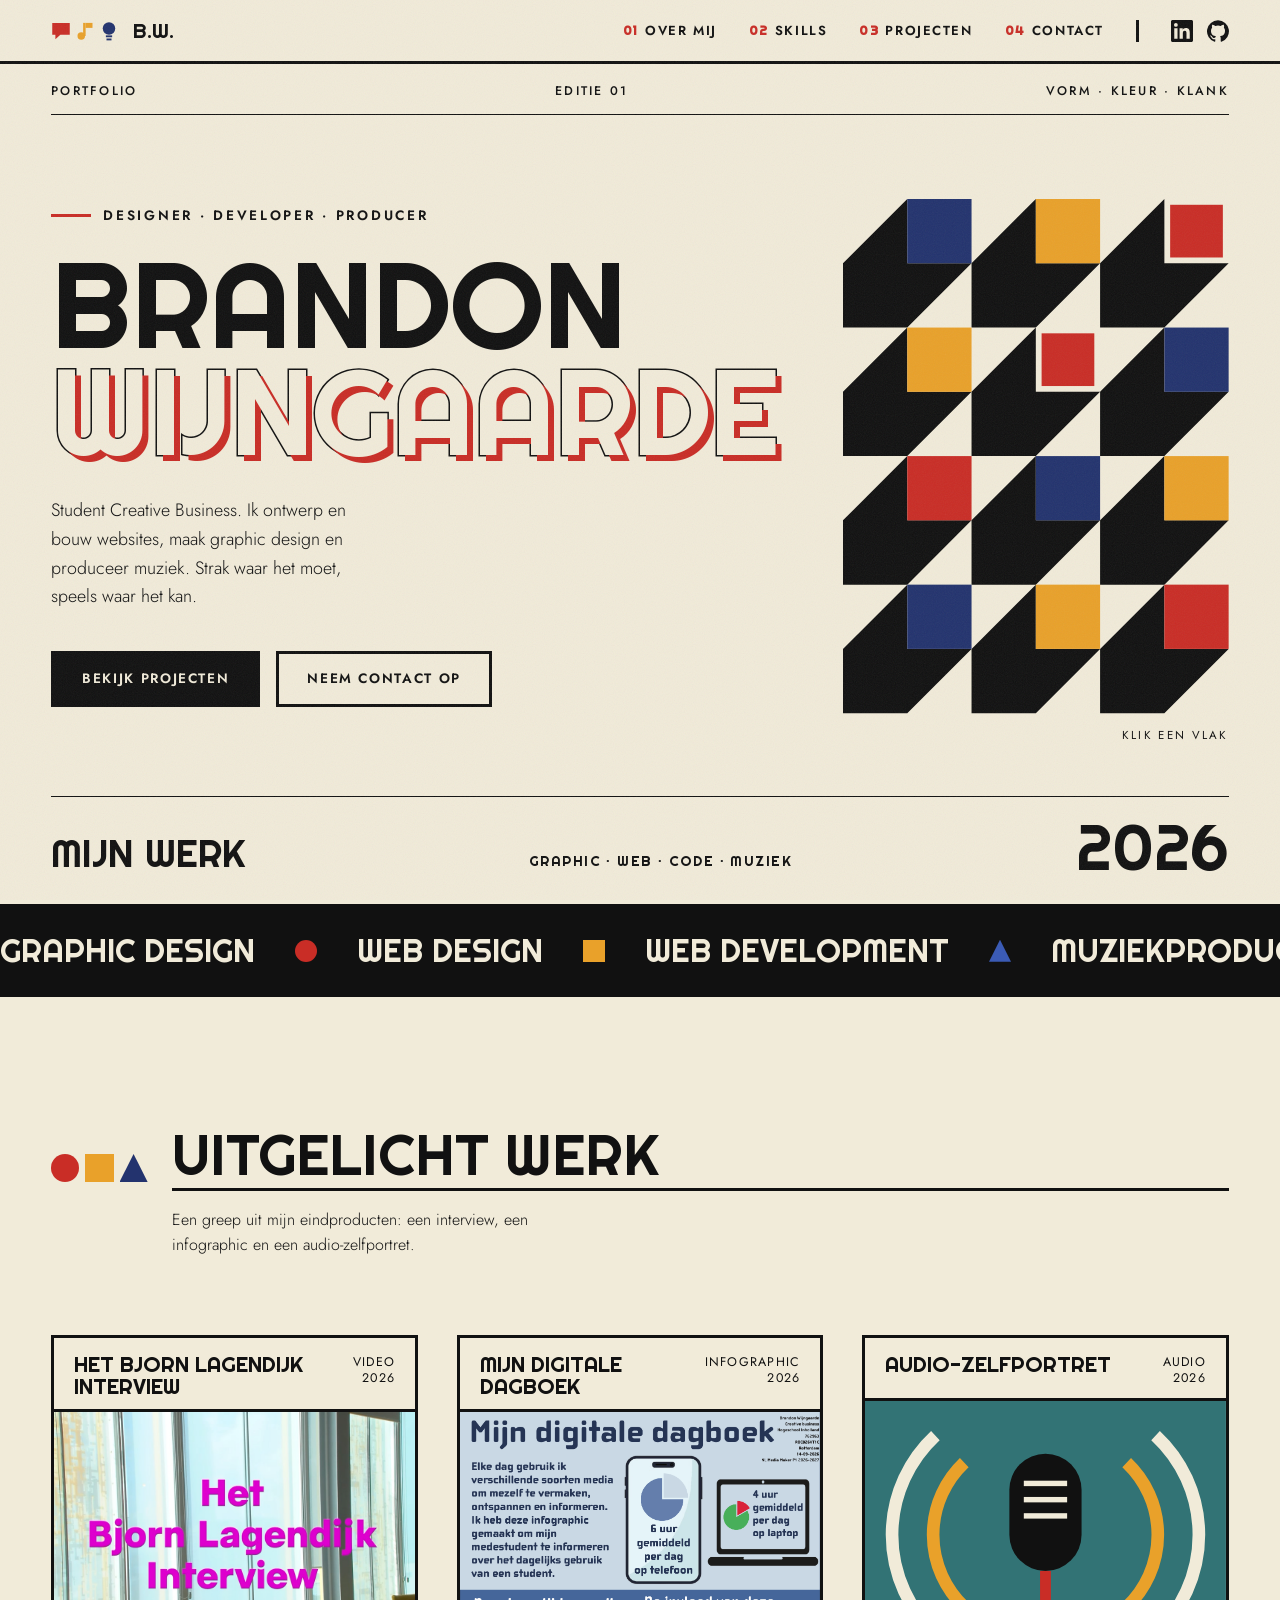
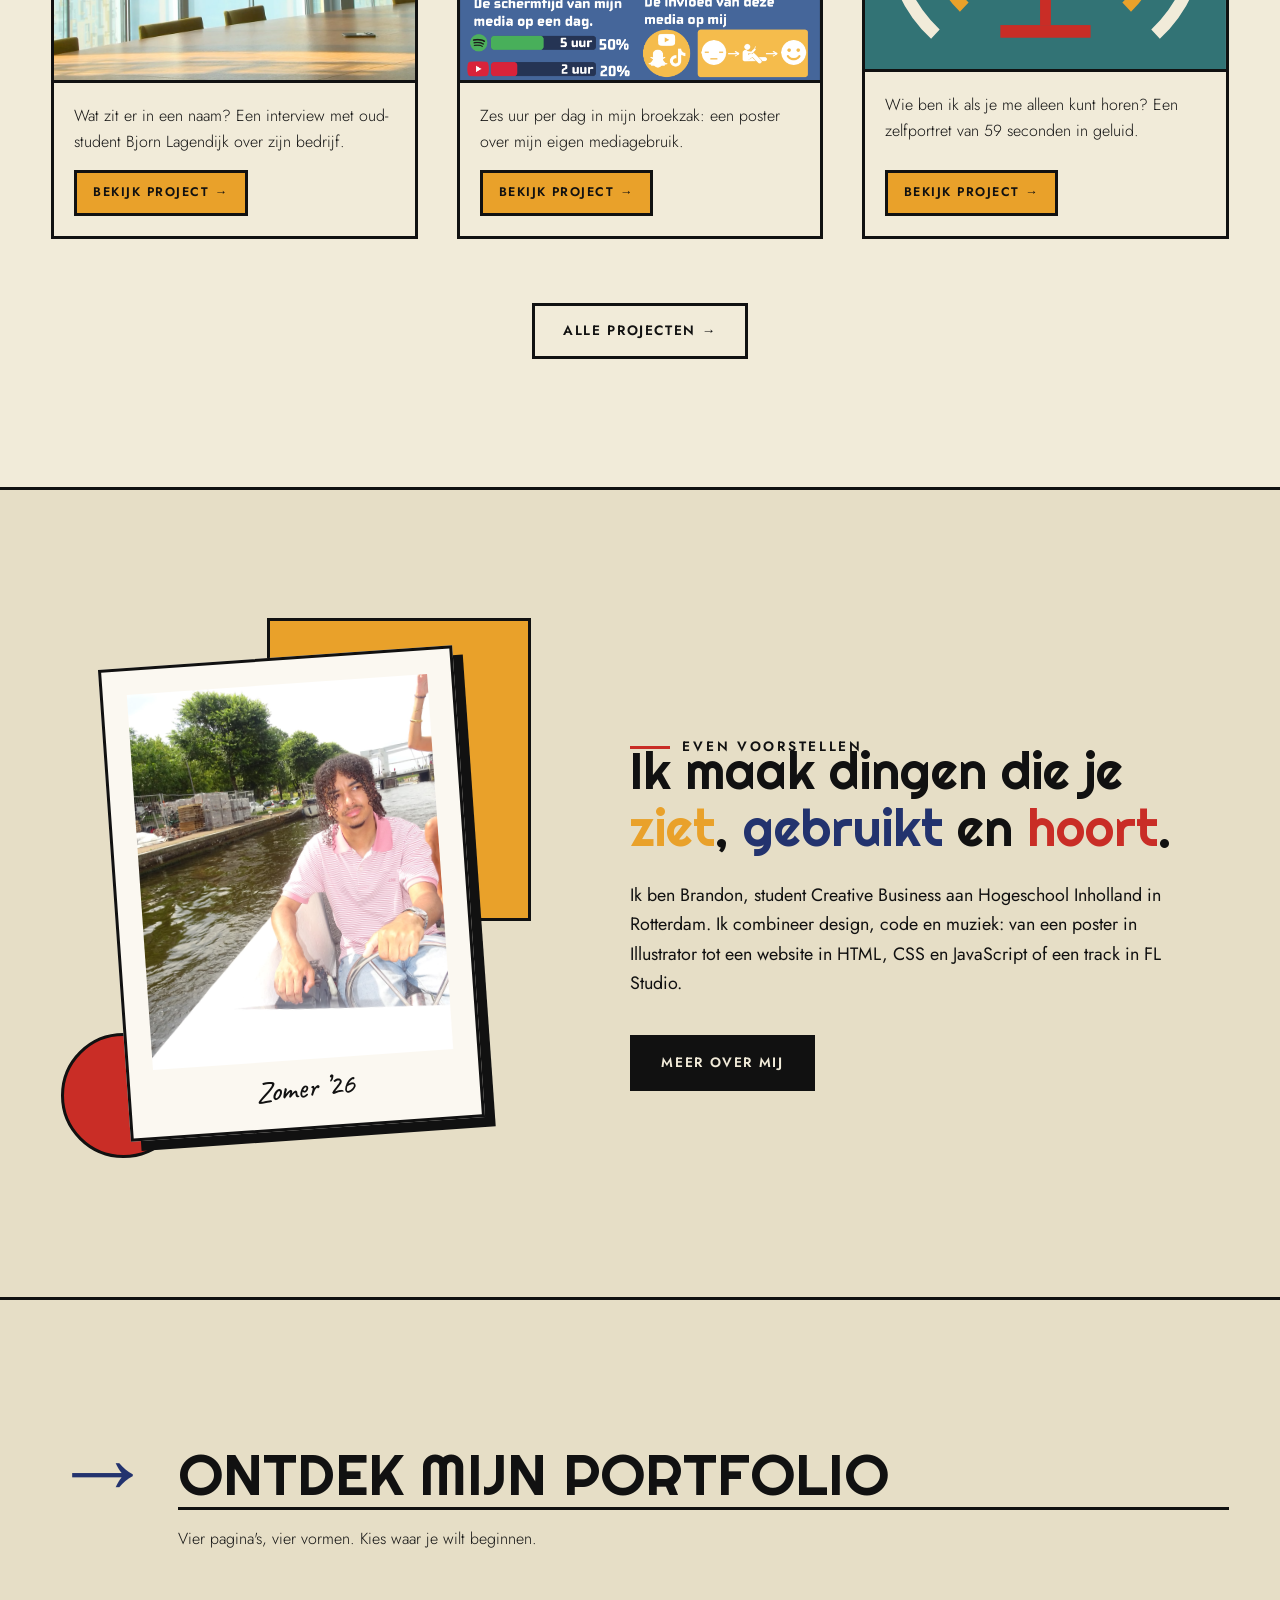
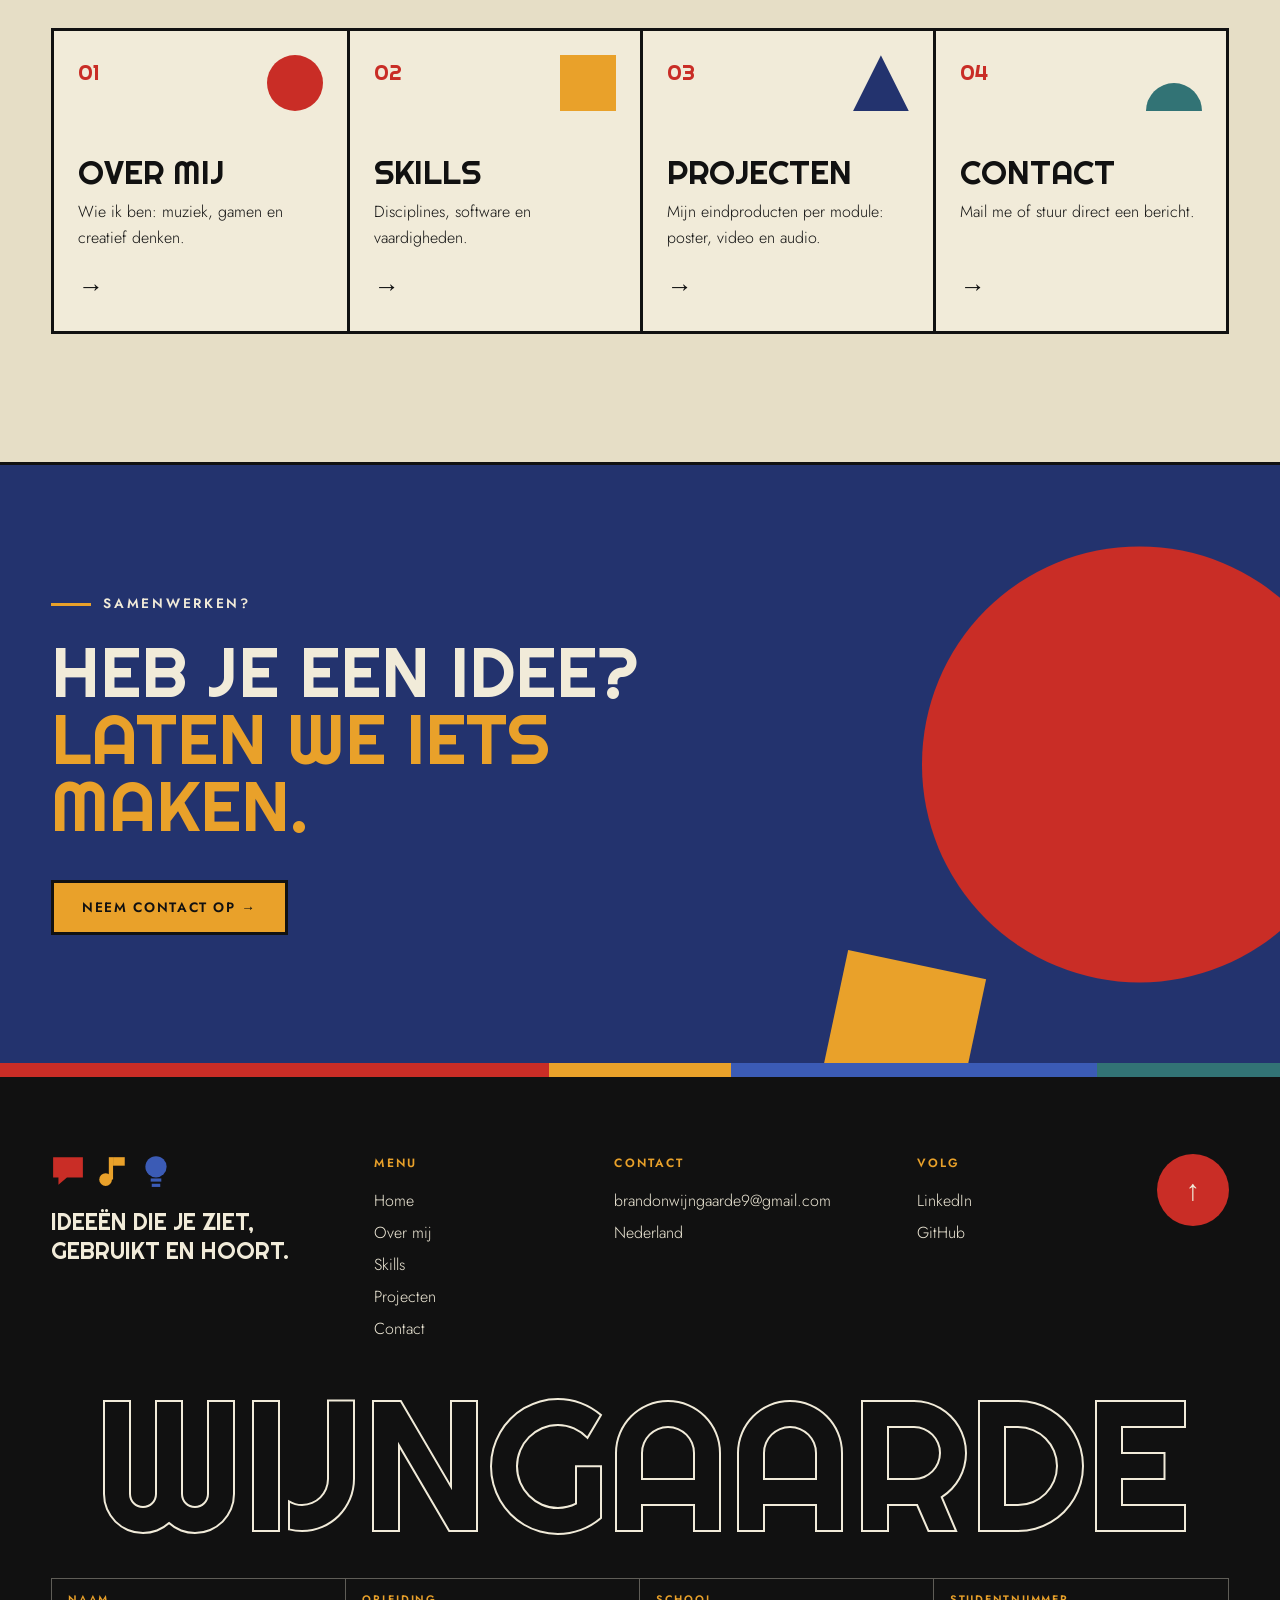
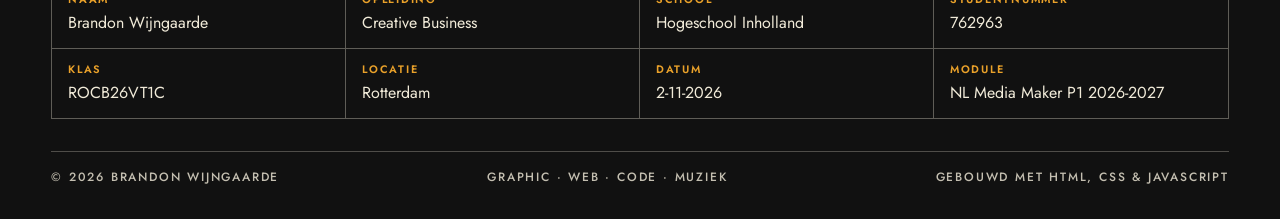
<file: index.html>
<!doctype html>
<html lang="nl">
<head>
  <meta charset="utf-8">
  <meta name="viewport" content="width=device-width, initial-scale=1">
  <title>Brandon Wijngaarde — Portfolio: design, web en muziek</title>
  <meta name="description" content="Portfolio van Brandon Wijngaarde, student Creative Business aan Hogeschool Inholland. Graphic design, web design, web development en muziekproductie.">
  <meta name="theme-color" content="#f1ebd9">
  <meta property="og:type" content="website">
  <meta property="og:site_name" content="Brandon Wijngaarde">
  <meta property="og:locale" content="nl_NL">
  <meta property="og:title" content="Brandon Wijngaarde — Portfolio: design, web en muziek">
  <meta property="og:description" content="Portfolio van Brandon Wijngaarde, student Creative Business aan Hogeschool Inholland. Graphic design, web design, web development en muziekproductie.">
  <meta name="twitter:card" content="summary">
  <link rel="icon" href="favicon.svg" type="image/svg+xml">
  <link rel="preconnect" href="https://fonts.googleapis.com">
  <link rel="preconnect" href="https://fonts.gstatic.com" crossorigin>
  <link href="https://fonts.googleapis.com/css2?family=Caveat:wght@500&family=Jost:wght@300;400;500;600;700&family=Righteous&display=swap" rel="stylesheet">
  <link rel="stylesheet" href="style.css">
  <script type="application/ld+json">
  {"@context": "https://schema.org", "@type": "Person", "name": "Brandon Wijngaarde", "jobTitle": "Student Creative Business", "description": "Designer, developer en muziekproducer", "email": "mailto:brandonwijngaarde9@gmail.com", "address": {"@type": "PostalAddress", "addressCountry": "NL"}, "affiliation": {"@type": "CollegeOrUniversity", "name": "Hogeschool Inholland"}, "knowsAbout": ["Graphic design", "Web design", "Web development", "Muziekproductie"]}
  </script>
</head>
<body>
  <a class="skip-link" href="#top">Naar de inhoud</a>

  <!-- ===== Header ===== -->
  <header class="site-header">
    <a href="index.html" class="logo" aria-label="Naar de homepagina">
      <svg class="logo__icon logo__icon--talk" viewBox="0 0 32 32" aria-hidden="true"><path d="M2 3h28v19H15l-8 7v-7H2z"/></svg>
      <svg class="logo__icon logo__icon--music" viewBox="0 0 32 32" aria-hidden="true"><circle cx="10" cy="24" r="6"/><rect x="13" y="3" width="4" height="21"/><path d="M17 3h11v8H17z"/></svg>
      <svg class="logo__icon logo__icon--idea" viewBox="0 0 32 32" aria-hidden="true"><circle cx="16" cy="12" r="10"/><rect x="11" y="23" width="10" height="3"/><rect x="12" y="28" width="8" height="3"/></svg>
      <span class="logo__text">B.W.</span>
    </a>
    <nav class="nav" id="site-nav" aria-label="Hoofdmenu">
      <a href="over-mij.html"><span>01</span>Over mij</a>
      <a href="skills.html"><span>02</span>Skills</a>
      <a href="projecten.html"><span>03</span>Projecten</a>
      <a href="contact.html"><span>04</span>Contact</a>
    </nav>
    <div class="header-socials">
      <a href="https://www.linkedin.com/in/brandon-wijngaarde-14b0b234a" target="_blank" rel="noopener" aria-label="LinkedIn"><svg viewBox="0 0 24 24" aria-hidden="true"><path d="M20.45 20.45h-3.56v-5.57c0-1.33-.02-3.04-1.85-3.04-1.85 0-2.14 1.45-2.14 2.94v5.67H9.35V9h3.41v1.56h.05c.48-.9 1.64-1.85 3.37-1.85 3.6 0 4.27 2.37 4.27 5.46v6.28zM5.34 7.43a2.06 2.06 0 1 1 0-4.13 2.06 2.06 0 0 1 0 4.13zM7.12 20.45H3.56V9h3.56v11.45zM22.23 0H1.77C.79 0 0 .77 0 1.73v20.54C0 23.23.79 24 1.77 24h20.45c.98 0 1.78-.77 1.78-1.73V1.73C24 .77 23.2 0 22.22 0z"/></svg></a>
      <a href="https://github.com/brandon8897" target="_blank" rel="noopener" aria-label="GitHub"><svg viewBox="0 0 24 24" aria-hidden="true"><path d="M12 .3a12 12 0 0 0-3.8 23.38c.6.12.82-.26.82-.57v-2.04c-3.34.72-4.04-1.61-4.04-1.61-.55-1.39-1.33-1.76-1.33-1.76-1.09-.74.08-.73.08-.73 1.2.08 1.84 1.24 1.84 1.24 1.07 1.83 2.81 1.3 3.5 1 .1-.78.42-1.31.76-1.61-2.67-.3-5.47-1.33-5.47-5.93 0-1.31.47-2.38 1.24-3.22-.14-.3-.54-1.52.1-3.18 0 0 1.01-.32 3.3 1.23a11.5 11.5 0 0 1 6 0c2.28-1.55 3.29-1.23 3.29-1.23.64 1.66.24 2.88.12 3.18a4.65 4.65 0 0 1 1.23 3.22c0 4.61-2.8 5.63-5.48 5.92.42.36.81 1.1.81 2.22v3.29c0 .32.21.69.82.57A12 12 0 0 0 12 .3"/></svg></a>
    </div>
    <button class="menu-toggle" aria-label="Menu openen" aria-expanded="false" aria-controls="site-nav">
      <span></span><span></span>
    </button>
  </header>

  <main id="top" tabindex="-1">

    <!-- ===== Hero ===== -->
    <section class="hero">
      <div class="hero__bar">
        <span>Portfolio</span>
        <span>Editie 01</span>
        <span>Vorm · Kleur · Klank</span>
      </div>

      <div class="hero__body">
        <div class="hero__text">
          <p class="eyebrow">Designer · Developer · Producer</p>
          <h1 class="hero__title">
            <span class="line">Brandon</span>
            <span class="line">Wijngaarde</span>
          </h1>
          <p class="hero__lead">
            Student Creative Business. Ik ontwerp en bouw websites, maak graphic
            design en produceer muziek. Strak waar het moet, speels waar het kan.
          </p>
          <div class="hero__actions">
            <a href="projecten.html" class="btn btn--black">Bekijk projecten</a>
            <a href="contact.html" class="btn btn--outline">Neem contact op</a>
          </div>
        </div>

        <div class="hero__art" aria-hidden="true">
          <svg class="tiles" id="tiles" viewBox="0 0 6 8"></svg>
          <p class="hero__hint">Klik een vlak</p>
        </div>
      </div>

      <div class="hero__foot">
        <span class="hero__foot-name">Mijn werk</span>
        <span class="hero__foot-months">Graphic · Web · Code · Muziek</span>
        <span class="hero__foot-year">2026</span>
      </div>
    </section>

    <!-- ===== Marquee ===== -->
    <div class="marquee" aria-hidden="true">
      <div class="marquee__track">
        <span>Graphic Design</span><i class="m-circle"></i>
        <span>Web Design</span><i class="m-square"></i>
        <span>Web Development</span><i class="m-triangle"></i>
        <span>Muziekproductie</span><i class="m-circle"></i>
        <span>Unity</span><i class="m-square"></i>
        <span>Graphic Design</span><i class="m-circle"></i>
        <span>Web Design</span><i class="m-square"></i>
        <span>Web Development</span><i class="m-triangle"></i>
        <span>Muziekproductie</span><i class="m-circle"></i>
        <span>Unity</span><i class="m-square"></i>
      </div>
    </div>

    <!-- ===== Uitgelicht werk ===== -->
    <section class="section featured" aria-labelledby="featured-title">
      <header class="section__head reveal">
        <span class="section__shapes" aria-hidden="true"><i class="shape-circle"></i><i class="shape-square"></i><i class="shape-triangle"></i></span>
        <h2 class="section__title" id="featured-title">Uitgelicht werk</h2>
        <p class="section__note">Een greep uit mijn eindproducten: een interview, een infographic en een audio-zelfportret.</p>
      </header>

      <div class="featured__grid">
        <article class="work reveal">
          <div class="work__bar">
            <h3>Het Bjorn Lagendijk Interview</h3>
            <span>Video<br>2026</span>
          </div>
          <a class="work__art" href="project.html?id=mm-video" tabindex="-1" aria-hidden="true">
            <img class="work__media" src="assets/projecten_stuff/interview_bjorn_poster.jpg" alt="" width="1280" height="720" loading="lazy">
          </a>
          <div class="work__info">
            <p>Wat zit er in een naam? Een interview met oud-student Bjorn Lagendijk over zijn bedrijf.</p>
            <a class="work__open" href="project.html?id=mm-video">Bekijk project <span aria-hidden="true">→</span></a>
          </div>
        </article>

        <article class="work reveal">
          <div class="work__bar">
            <h3>Mijn digitale dagboek</h3>
            <span>Infographic<br>2026</span>
          </div>
          <a class="work__art" href="project.html?id=mm-poster" tabindex="-1" aria-hidden="true">
            <img class="work__media work__media--poster" src="assets/projecten_stuff/infographic_762963.png" alt="" width="1273" height="1800" loading="lazy">
          </a>
          <div class="work__info">
            <p>Zes uur per dag in mijn broekzak: een poster over mijn eigen mediagebruik.</p>
            <a class="work__open" href="project.html?id=mm-poster">Bekijk project <span aria-hidden="true">→</span></a>
          </div>
        </article>

        <article class="work reveal">
          <div class="work__bar">
            <h3>Audio-zelfportret</h3>
            <span>Audio<br>2026</span>
          </div>
          <a class="work__art" href="project.html?id=mm-podcast" tabindex="-1" aria-hidden="true">
            <svg viewBox="0 0 400 300" preserveAspectRatio="xMidYMid slice">
              <rect width="400" height="300" fill="var(--teal)"/>
              <g class="waves" fill="none" stroke-width="14">
                <path d="M110 70 A110 110 0 0 0 110 230" stroke="var(--yellow)"/>
                <path d="M290 70 A110 110 0 0 1 290 230" stroke="var(--yellow)"/>
                <path d="M78 40 A150 150 0 0 0 78 260" stroke="var(--cream)"/>
                <path d="M322 40 A150 150 0 0 1 322 260" stroke="var(--cream)"/>
              </g>
              <rect x="160" y="60" width="80" height="130" rx="40" fill="var(--black)"/>
              <g fill="var(--cream)"><rect x="176" y="90" width="48" height="6"/><rect x="176" y="108" width="48" height="6"/><rect x="176" y="126" width="48" height="6"/></g>
              <rect x="194" y="190" width="12" height="60" fill="var(--red)"/>
              <rect x="150" y="250" width="100" height="14" fill="var(--red)"/>
            </svg>
          </a>
          <div class="work__info">
            <p>Wie ben ik als je me alleen kunt horen? Een zelfportret van 59 seconden in geluid.</p>
            <a class="work__open" href="project.html?id=mm-podcast">Bekijk project <span aria-hidden="true">→</span></a>
          </div>
        </article>
      </div>

      <p class="featured__more reveal">
        <a href="projecten.html" class="btn btn--outline">Alle projecten <span aria-hidden="true">→</span></a>
      </p>
    </section>

    <!-- ===== Even voorstellen ===== -->
    <section class="section intro" aria-labelledby="intro-title">
      <div class="intro__grid">
        <div class="about__photos reveal">
          <span class="about__photos-block" aria-hidden="true"></span>
          <span class="about__photos-dot" aria-hidden="true"></span>
          <figure class="polaroid">
            <img src="assets/IMG-20260701-WA0000.jpg" alt="Brandon in een bootje op de grachten op een zonnige dag" width="1366" height="2048" loading="lazy">
            <figcaption>Zomer &rsquo;26</figcaption>
          </figure>
        </div>

        <div class="intro__text">
          <p class="eyebrow reveal">Even voorstellen</p>
          <h2 class="intro__title reveal" id="intro-title">
            Ik maak dingen die je <mark>ziet</mark>, <em>gebruikt</em> en <span>hoort</span>.
          </h2>
          <p class="intro__lead reveal">
            Ik ben Brandon, student Creative Business aan Hogeschool Inholland in Rotterdam.
            Ik combineer design, code en muziek: van een poster in Illustrator tot een website
            in HTML, CSS en JavaScript of een track in FL Studio.
          </p>
          <a href="over-mij.html" class="btn btn--black reveal">Meer over mij</a>
        </div>
      </div>
    </section>

    <!-- ===== Wegwijzer ===== -->
    <section class="section signpost">
      <header class="section__head reveal">
        <span class="section__num">→</span>
        <h2 class="section__title">Ontdek mijn portfolio</h2>
        <p class="section__note">Vier pagina's, vier vormen. Kies waar je wilt beginnen.</p>
      </header>

      <nav class="signpost__grid" aria-label="Pagina's">
        <a class="signpost__item signpost__item--red reveal" href="over-mij.html">
          <span class="signpost__num">01</span>
          <span class="signpost__shape shape-circle" aria-hidden="true"></span>
          <span class="signpost__title">Over mij</span>
          <span class="signpost__text">Wie ik ben: muziek, gamen en creatief denken.</span>
          <span class="signpost__arrow" aria-hidden="true">→</span>
        </a>
        <a class="signpost__item signpost__item--yellow reveal" href="skills.html">
          <span class="signpost__num">02</span>
          <span class="signpost__shape shape-square" aria-hidden="true"></span>
          <span class="signpost__title">Skills</span>
          <span class="signpost__text">Disciplines, software en vaardigheden.</span>
          <span class="signpost__arrow" aria-hidden="true">→</span>
        </a>
        <a class="signpost__item signpost__item--blue reveal" href="projecten.html">
          <span class="signpost__num">03</span>
          <span class="signpost__shape shape-triangle" aria-hidden="true"></span>
          <span class="signpost__title">Projecten</span>
          <span class="signpost__text">Mijn eindproducten per module: poster, video en audio.</span>
          <span class="signpost__arrow" aria-hidden="true">→</span>
        </a>
        <a class="signpost__item signpost__item--teal reveal" href="contact.html">
          <span class="signpost__num">04</span>
          <span class="signpost__shape shape-half" aria-hidden="true"></span>
          <span class="signpost__title">Contact</span>
          <span class="signpost__text">Mail me of stuur direct een bericht.</span>
          <span class="signpost__arrow" aria-hidden="true">→</span>
        </a>
      </nav>
    </section>
    <!-- ===== Call to action ===== -->
    <section class="cta" aria-labelledby="cta-title">
      <div class="cta__shapes" aria-hidden="true">
        <span class="cta__circle"></span>
        <span class="cta__square"></span>
      </div>
      <div class="cta__inner reveal">
        <p class="eyebrow">Samenwerken?</p>
        <h2 class="cta__title" id="cta-title">Heb je een idee? <span>Laten we iets maken.</span></h2>
        <a href="contact.html" class="btn cta__btn">Neem contact op <span aria-hidden="true">→</span></a>
      </div>
    </section>
  </main>

  <!-- ===== Footer ===== -->
  <footer class="site-footer">
    <div class="site-footer__stripe" aria-hidden="true"><i></i><i></i><i></i><i></i></div>

    <div class="site-footer__top">
      <div class="site-footer__brand">
        <div class="site-footer__icons" aria-hidden="true">
          <svg class="logo__icon logo__icon--talk" viewBox="0 0 32 32"><path d="M2 3h28v19H15l-8 7v-7H2z"/></svg>
          <svg class="logo__icon logo__icon--music" viewBox="0 0 32 32"><circle cx="10" cy="24" r="6"/><rect x="13" y="3" width="4" height="21"/><path d="M17 3h11v8H17z"/></svg>
          <svg class="logo__icon logo__icon--idea" viewBox="0 0 32 32"><circle cx="16" cy="12" r="10"/><rect x="11" y="23" width="10" height="3"/><rect x="12" y="28" width="8" height="3"/></svg>
        </div>
        <p>Ideeën die je ziet,<br>gebruikt en hoort.</p>
      </div>

      <nav class="site-footer__col" aria-label="Footer navigatie">
        <h2>Menu</h2>
        <a href="index.html">Home</a>
        <a href="over-mij.html">Over mij</a>
        <a href="skills.html">Skills</a>
        <a href="projecten.html">Projecten</a>
        <a href="contact.html">Contact</a>
      </nav>

      <div class="site-footer__col">
        <h2>Contact</h2>
        <a href="mailto:brandonwijngaarde9@gmail.com">brandonwijngaarde9@gmail.com</a>
        <span>Nederland</span>
      </div>

      <div class="site-footer__col">
        <h2>Volg</h2>
        <a href="https://www.linkedin.com/in/brandon-wijngaarde-14b0b234a" target="_blank" rel="noopener">LinkedIn</a>
        <a href="https://github.com/brandon8897" target="_blank" rel="noopener">GitHub</a>
      </div>

      <a href="#top" class="to-top" aria-label="Terug naar boven">
        <span aria-hidden="true">↑</span>
      </a>
    </div>

    <div class="site-footer__big" aria-hidden="true">Wijngaarde</div>

    <dl class="site-footer__facts" aria-label="Studentgegevens">
      <div><dt>Naam</dt><dd>Brandon Wijngaarde</dd></div>
      <div><dt>Opleiding</dt><dd>Creative Business</dd></div>
      <div><dt>School</dt><dd>Hogeschool Inholland</dd></div>
      <div><dt>Studentnummer</dt><dd>762963</dd></div>
      <div><dt>Klas</dt><dd>ROCB26VT1C</dd></div>
      <div><dt>Locatie</dt><dd>Rotterdam</dd></div>
      <div><dt>Datum</dt><dd>2-11-2026</dd></div>
      <div><dt>Module</dt><dd>NL Media Maker P1 2026-2027</dd></div>
    </dl>

    <div class="site-footer__meta">
      <span>© <span id="year">2026</span> Brandon Wijngaarde</span>
      <span>Graphic · Web · Code · Muziek</span>
      <span>Gebouwd met HTML, CSS &amp; JavaScript</span>
    </div>
  </footer>

  <script src="https://cdnjs.cloudflare.com/ajax/libs/gsap/3.12.5/gsap.min.js"></script>
  <script src="projects.js"></script>
  <script src="script.js"></script>
</body>
</html>
</file>
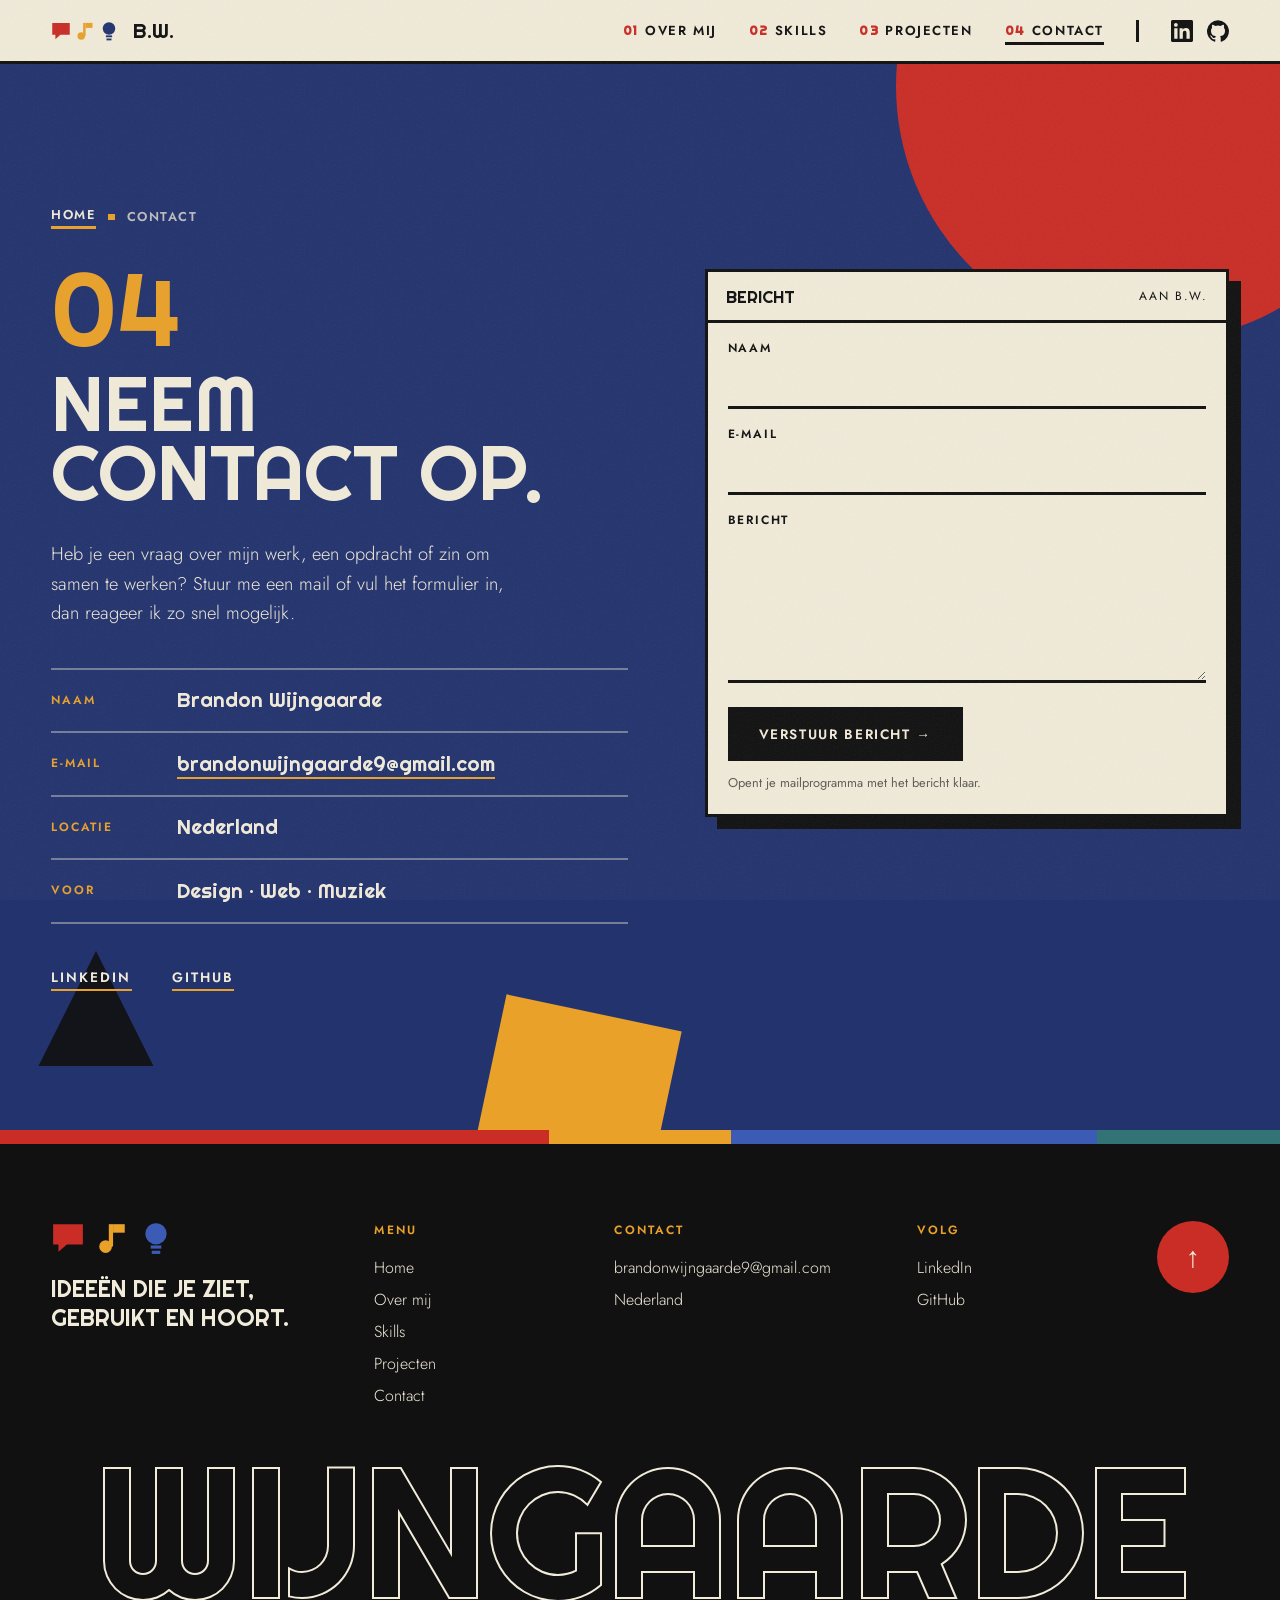
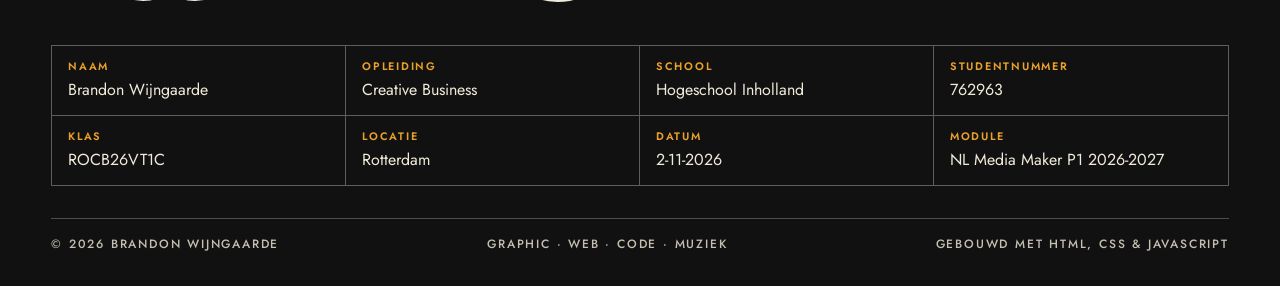
<file: contact.html>
<!doctype html>
<html lang="nl">
<head>
  <meta charset="utf-8">
  <meta name="viewport" content="width=device-width, initial-scale=1">
  <title>Contact — Brandon Wijngaarde</title>
  <meta name="description" content="Neem contact op met Brandon Wijngaarde voor een website, ontwerp of muziekproject. Stuur een mail of een bericht via het formulier.">
  <meta name="theme-color" content="#f1ebd9">
  <meta property="og:type" content="website">
  <meta property="og:site_name" content="Brandon Wijngaarde">
  <meta property="og:locale" content="nl_NL">
  <meta property="og:title" content="Contact — Brandon Wijngaarde">
  <meta property="og:description" content="Neem contact op met Brandon Wijngaarde voor een website, ontwerp of muziekproject. Stuur een mail of een bericht via het formulier.">
  <meta name="twitter:card" content="summary">
  <link rel="icon" href="favicon.svg" type="image/svg+xml">
  <link rel="preconnect" href="https://fonts.googleapis.com">
  <link rel="preconnect" href="https://fonts.gstatic.com" crossorigin>
  <link href="https://fonts.googleapis.com/css2?family=Jost:wght@300;400;500;600;700&family=Righteous&display=swap" rel="stylesheet">
  <link rel="stylesheet" href="style.css">
</head>
<body>
  <a class="skip-link" href="#top">Naar de inhoud</a>

  <!-- ===== Header ===== -->
  <header class="site-header">
    <a href="index.html" class="logo" aria-label="Naar de homepagina">
      <svg class="logo__icon logo__icon--talk" viewBox="0 0 32 32" aria-hidden="true"><path d="M2 3h28v19H15l-8 7v-7H2z"/></svg>
      <svg class="logo__icon logo__icon--music" viewBox="0 0 32 32" aria-hidden="true"><circle cx="10" cy="24" r="6"/><rect x="13" y="3" width="4" height="21"/><path d="M17 3h11v8H17z"/></svg>
      <svg class="logo__icon logo__icon--idea" viewBox="0 0 32 32" aria-hidden="true"><circle cx="16" cy="12" r="10"/><rect x="11" y="23" width="10" height="3"/><rect x="12" y="28" width="8" height="3"/></svg>
      <span class="logo__text">B.W.</span>
    </a>
    <nav class="nav" id="site-nav" aria-label="Hoofdmenu">
      <a href="over-mij.html"><span>01</span>Over mij</a>
      <a href="skills.html"><span>02</span>Skills</a>
      <a href="projecten.html"><span>03</span>Projecten</a>
      <a href="contact.html" class="is-active" aria-current="page"><span>04</span>Contact</a>
    </nav>
    <div class="header-socials">
      <a href="https://www.linkedin.com/in/brandon-wijngaarde-14b0b234a" target="_blank" rel="noopener" aria-label="LinkedIn"><svg viewBox="0 0 24 24" aria-hidden="true"><path d="M20.45 20.45h-3.56v-5.57c0-1.33-.02-3.04-1.85-3.04-1.85 0-2.14 1.45-2.14 2.94v5.67H9.35V9h3.41v1.56h.05c.48-.9 1.64-1.85 3.37-1.85 3.6 0 4.27 2.37 4.27 5.46v6.28zM5.34 7.43a2.06 2.06 0 1 1 0-4.13 2.06 2.06 0 0 1 0 4.13zM7.12 20.45H3.56V9h3.56v11.45zM22.23 0H1.77C.79 0 0 .77 0 1.73v20.54C0 23.23.79 24 1.77 24h20.45c.98 0 1.78-.77 1.78-1.73V1.73C24 .77 23.2 0 22.22 0z"/></svg></a>
      <a href="https://github.com/brandon8897" target="_blank" rel="noopener" aria-label="GitHub"><svg viewBox="0 0 24 24" aria-hidden="true"><path d="M12 .3a12 12 0 0 0-3.8 23.38c.6.12.82-.26.82-.57v-2.04c-3.34.72-4.04-1.61-4.04-1.61-.55-1.39-1.33-1.76-1.33-1.76-1.09-.74.08-.73.08-.73 1.2.08 1.84 1.24 1.84 1.24 1.07 1.83 2.81 1.3 3.5 1 .1-.78.42-1.31.76-1.61-2.67-.3-5.47-1.33-5.47-5.93 0-1.31.47-2.38 1.24-3.22-.14-.3-.54-1.52.1-3.18 0 0 1.01-.32 3.3 1.23a11.5 11.5 0 0 1 6 0c2.28-1.55 3.29-1.23 3.29-1.23.64 1.66.24 2.88.12 3.18a4.65 4.65 0 0 1 1.23 3.22c0 4.61-2.8 5.63-5.48 5.92.42.36.81 1.1.81 2.22v3.29c0 .32.21.69.82.57A12 12 0 0 0 12 .3"/></svg></a>
    </div>
    <button class="menu-toggle" aria-label="Menu openen" aria-expanded="false" aria-controls="site-nav">
      <span></span><span></span>
    </button>
  </header>

  <main id="top" tabindex="-1">

    <!-- ===== 04 Contact ===== -->
    <section class="contact" id="contact">
      <div class="contact__shapes" aria-hidden="true">
        <span class="cs-circle"></span>
        <span class="cs-square"></span>
        <span class="cs-triangle"></span>
      </div>

      <nav class="breadcrumbs" aria-label="Kruimelpad">
        <ol itemscope itemtype="https://schema.org/BreadcrumbList">
        <li itemprop="itemListElement" itemscope itemtype="https://schema.org/ListItem"><a itemprop="item" href="index.html"><span itemprop="name">Home</span></a><meta itemprop="position" content="1"></li>
        <li itemprop="itemListElement" itemscope itemtype="https://schema.org/ListItem"><span itemprop="name" aria-current="page">Contact</span><meta itemprop="position" content="2"></li>
        </ol>
      </nav>

      <div class="contact__grid">
        <div class="contact__inner">
          <span class="section__num section__num--light reveal">04</span>
          <h1 class="contact__title reveal">
            <span>Neem</span>
            <span>contact op.</span>
          </h1>
          <p class="contact__lead reveal">Heb je een vraag over mijn werk, een opdracht of zin om samen te werken? Stuur me een mail of vul het formulier in, dan reageer ik zo snel mogelijk.</p>

          <dl class="contact__info reveal">
            <div><dt>Naam</dt><dd>Brandon Wijngaarde</dd></div>
            <div><dt>E-mail</dt><dd><a href="mailto:brandonwijngaarde9@gmail.com">brandonwijngaarde9@gmail.com</a></dd></div>
            <div><dt>Locatie</dt><dd>Nederland</dd></div>
            <div><dt>Voor</dt><dd>Design · Web · Muziek</dd></div>
          </dl>

          <ul class="socials reveal">
            <li><a href="https://www.linkedin.com/in/brandon-wijngaarde-14b0b234a" target="_blank" rel="noopener">LinkedIn</a></li>
            <li><a href="https://github.com/brandon8897" target="_blank" rel="noopener">GitHub</a></li>
          </ul>
        </div>

        <form class="contact-form reveal" id="contact-form">
          <div class="poster-bar"><span>Bericht</span><span>Aan B.W.</span></div>
          <label>
            <span>Naam</span>
            <input type="text" name="naam" required autocomplete="name">
          </label>
          <label>
            <span>E-mail</span>
            <input type="email" name="email" required autocomplete="email">
          </label>
          <label>
            <span>Bericht</span>
            <textarea name="bericht" rows="5" required></textarea>
          </label>
          <button type="submit" class="btn btn--black">Verstuur bericht <span aria-hidden="true">→</span></button>
          <p class="contact-form__note">Opent je mailprogramma met het bericht klaar.</p>
        </form>
      </div>
    </section>
  </main>

  <!-- ===== Footer ===== -->
  <footer class="site-footer">
    <div class="site-footer__stripe" aria-hidden="true"><i></i><i></i><i></i><i></i></div>

    <div class="site-footer__top">
      <div class="site-footer__brand">
        <div class="site-footer__icons" aria-hidden="true">
          <svg class="logo__icon logo__icon--talk" viewBox="0 0 32 32"><path d="M2 3h28v19H15l-8 7v-7H2z"/></svg>
          <svg class="logo__icon logo__icon--music" viewBox="0 0 32 32"><circle cx="10" cy="24" r="6"/><rect x="13" y="3" width="4" height="21"/><path d="M17 3h11v8H17z"/></svg>
          <svg class="logo__icon logo__icon--idea" viewBox="0 0 32 32"><circle cx="16" cy="12" r="10"/><rect x="11" y="23" width="10" height="3"/><rect x="12" y="28" width="8" height="3"/></svg>
        </div>
        <p>Ideeën die je ziet,<br>gebruikt en hoort.</p>
      </div>

      <nav class="site-footer__col" aria-label="Footer navigatie">
        <h2>Menu</h2>
        <a href="index.html">Home</a>
        <a href="over-mij.html">Over mij</a>
        <a href="skills.html">Skills</a>
        <a href="projecten.html">Projecten</a>
        <a href="contact.html">Contact</a>
      </nav>

      <div class="site-footer__col">
        <h2>Contact</h2>
        <a href="mailto:brandonwijngaarde9@gmail.com">brandonwijngaarde9@gmail.com</a>
        <span>Nederland</span>
      </div>

      <div class="site-footer__col">
        <h2>Volg</h2>
        <a href="https://www.linkedin.com/in/brandon-wijngaarde-14b0b234a" target="_blank" rel="noopener">LinkedIn</a>
        <a href="https://github.com/brandon8897" target="_blank" rel="noopener">GitHub</a>
      </div>

      <a href="#top" class="to-top" aria-label="Terug naar boven">
        <span aria-hidden="true">↑</span>
      </a>
    </div>

    <div class="site-footer__big" aria-hidden="true">Wijngaarde</div>

    <dl class="site-footer__facts" aria-label="Studentgegevens">
      <div><dt>Naam</dt><dd>Brandon Wijngaarde</dd></div>
      <div><dt>Opleiding</dt><dd>Creative Business</dd></div>
      <div><dt>School</dt><dd>Hogeschool Inholland</dd></div>
      <div><dt>Studentnummer</dt><dd>762963</dd></div>
      <div><dt>Klas</dt><dd>ROCB26VT1C</dd></div>
      <div><dt>Locatie</dt><dd>Rotterdam</dd></div>
      <div><dt>Datum</dt><dd>2-11-2026</dd></div>
      <div><dt>Module</dt><dd>NL Media Maker P1 2026-2027</dd></div>
    </dl>

    <div class="site-footer__meta">
      <span>© <span id="year">2026</span> Brandon Wijngaarde</span>
      <span>Graphic · Web · Code · Muziek</span>
      <span>Gebouwd met HTML, CSS &amp; JavaScript</span>
    </div>
  </footer>

  <script src="https://cdnjs.cloudflare.com/ajax/libs/gsap/3.12.5/gsap.min.js"></script>
  <script src="projects.js"></script>
  <script src="script.js"></script>
</body>
</html>
</file>
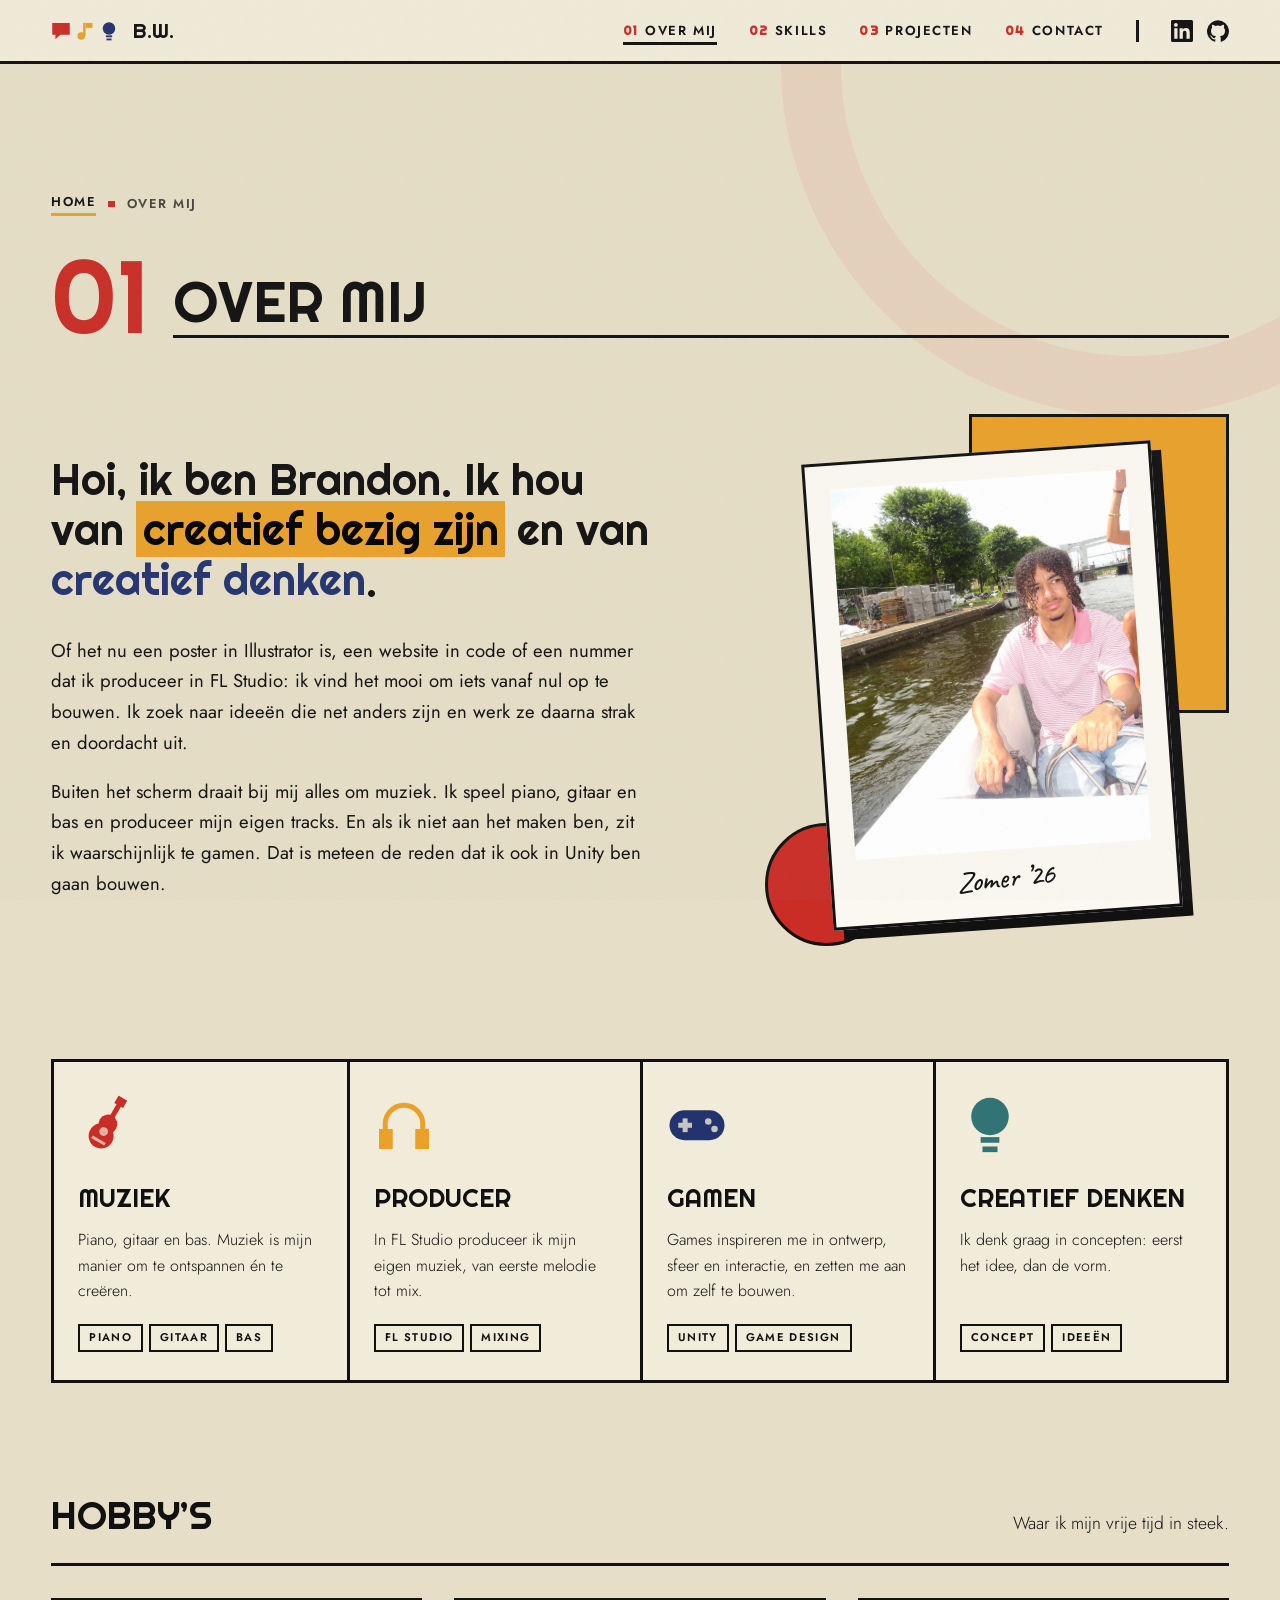
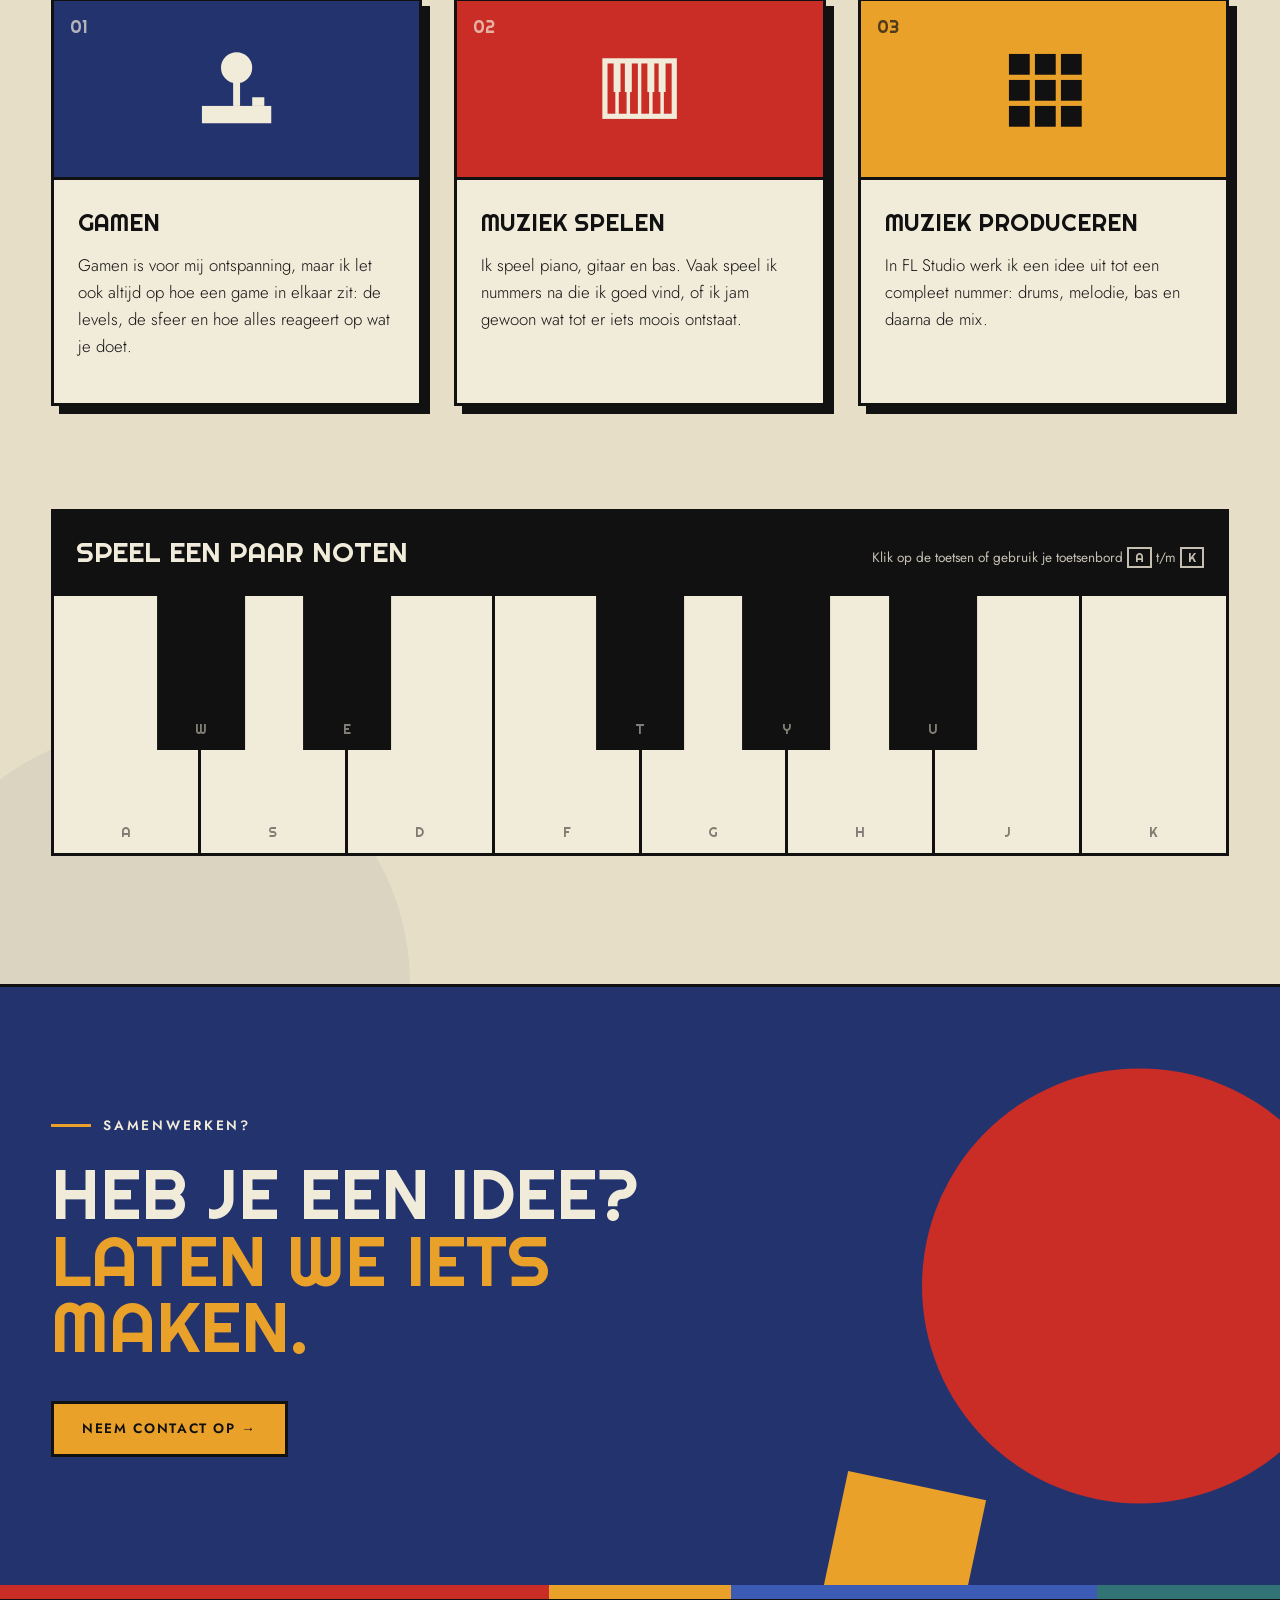
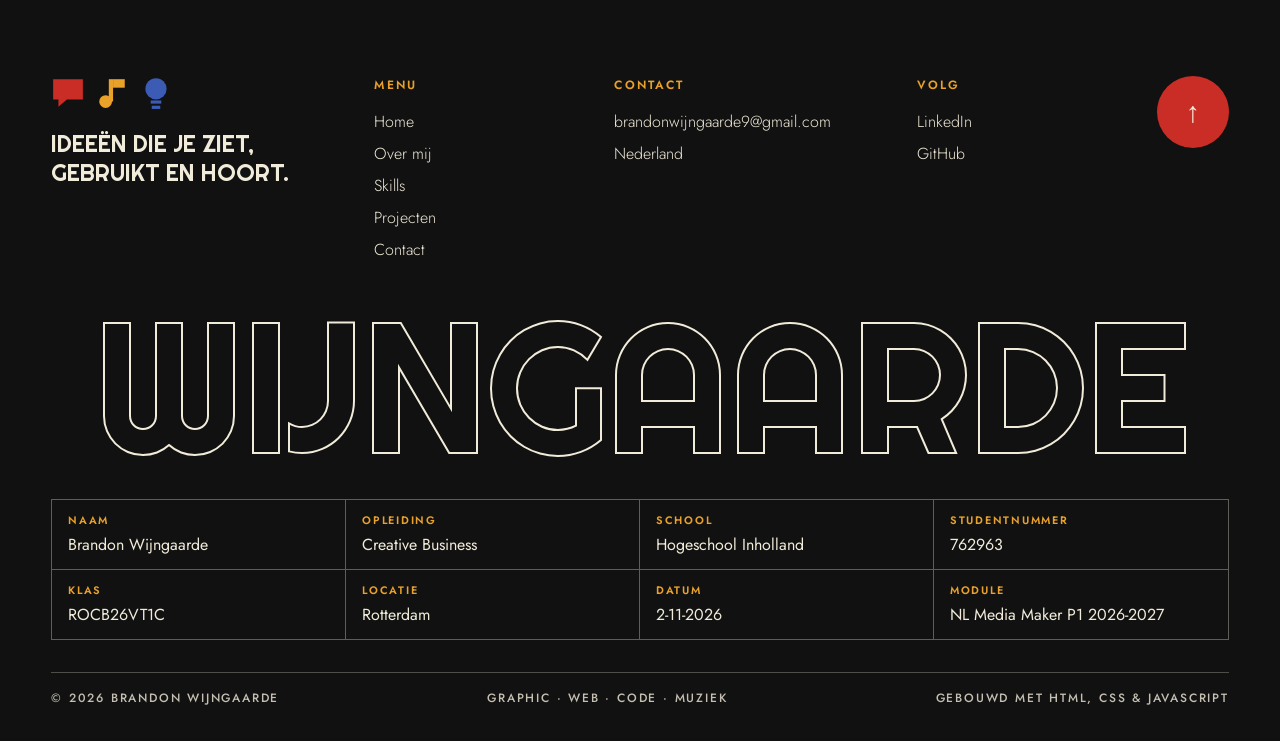
<file: over-mij.html>
<!doctype html>
<html lang="nl">
<head>
  <meta charset="utf-8">
  <meta name="viewport" content="width=device-width, initial-scale=1">
  <title>Over mij — Brandon Wijngaarde</title>
  <meta name="description" content="Maak kennis met Brandon Wijngaarde: student Creative Business die piano, gitaar en bas speelt, muziek produceert in FL Studio en graag gamet.">
  <meta name="theme-color" content="#f1ebd9">
  <meta property="og:type" content="website">
  <meta property="og:site_name" content="Brandon Wijngaarde">
  <meta property="og:locale" content="nl_NL">
  <meta property="og:title" content="Over mij — Brandon Wijngaarde">
  <meta property="og:description" content="Maak kennis met Brandon Wijngaarde: student Creative Business die piano, gitaar en bas speelt, muziek produceert in FL Studio en graag gamet.">
  <meta name="twitter:card" content="summary">
  <link rel="icon" href="favicon.svg" type="image/svg+xml">
  <link rel="preconnect" href="https://fonts.googleapis.com">
  <link rel="preconnect" href="https://fonts.gstatic.com" crossorigin>
  <link href="https://fonts.googleapis.com/css2?family=Caveat:wght@500&family=Jost:wght@300;400;500;600;700&family=Righteous&display=swap" rel="stylesheet">
  <link rel="stylesheet" href="style.css">
</head>
<body>
  <a class="skip-link" href="#top">Naar de inhoud</a>

  <!-- ===== Header ===== -->
  <header class="site-header">
    <a href="index.html" class="logo" aria-label="Naar de homepagina">
      <svg class="logo__icon logo__icon--talk" viewBox="0 0 32 32" aria-hidden="true"><path d="M2 3h28v19H15l-8 7v-7H2z"/></svg>
      <svg class="logo__icon logo__icon--music" viewBox="0 0 32 32" aria-hidden="true"><circle cx="10" cy="24" r="6"/><rect x="13" y="3" width="4" height="21"/><path d="M17 3h11v8H17z"/></svg>
      <svg class="logo__icon logo__icon--idea" viewBox="0 0 32 32" aria-hidden="true"><circle cx="16" cy="12" r="10"/><rect x="11" y="23" width="10" height="3"/><rect x="12" y="28" width="8" height="3"/></svg>
      <span class="logo__text">B.W.</span>
    </a>
    <nav class="nav" id="site-nav" aria-label="Hoofdmenu">
      <a href="over-mij.html" class="is-active" aria-current="page"><span>01</span>Over mij</a>
      <a href="skills.html"><span>02</span>Skills</a>
      <a href="projecten.html"><span>03</span>Projecten</a>
      <a href="contact.html"><span>04</span>Contact</a>
    </nav>
    <div class="header-socials">
      <a href="https://www.linkedin.com/in/brandon-wijngaarde-14b0b234a" target="_blank" rel="noopener" aria-label="LinkedIn"><svg viewBox="0 0 24 24" aria-hidden="true"><path d="M20.45 20.45h-3.56v-5.57c0-1.33-.02-3.04-1.85-3.04-1.85 0-2.14 1.45-2.14 2.94v5.67H9.35V9h3.41v1.56h.05c.48-.9 1.64-1.85 3.37-1.85 3.6 0 4.27 2.37 4.27 5.46v6.28zM5.34 7.43a2.06 2.06 0 1 1 0-4.13 2.06 2.06 0 0 1 0 4.13zM7.12 20.45H3.56V9h3.56v11.45zM22.23 0H1.77C.79 0 0 .77 0 1.73v20.54C0 23.23.79 24 1.77 24h20.45c.98 0 1.78-.77 1.78-1.73V1.73C24 .77 23.2 0 22.22 0z"/></svg></a>
      <a href="https://github.com/brandon8897" target="_blank" rel="noopener" aria-label="GitHub"><svg viewBox="0 0 24 24" aria-hidden="true"><path d="M12 .3a12 12 0 0 0-3.8 23.38c.6.12.82-.26.82-.57v-2.04c-3.34.72-4.04-1.61-4.04-1.61-.55-1.39-1.33-1.76-1.33-1.76-1.09-.74.08-.73.08-.73 1.2.08 1.84 1.24 1.84 1.24 1.07 1.83 2.81 1.3 3.5 1 .1-.78.42-1.31.76-1.61-2.67-.3-5.47-1.33-5.47-5.93 0-1.31.47-2.38 1.24-3.22-.14-.3-.54-1.52.1-3.18 0 0 1.01-.32 3.3 1.23a11.5 11.5 0 0 1 6 0c2.28-1.55 3.29-1.23 3.29-1.23.64 1.66.24 2.88.12 3.18a4.65 4.65 0 0 1 1.23 3.22c0 4.61-2.8 5.63-5.48 5.92.42.36.81 1.1.81 2.22v3.29c0 .32.21.69.82.57A12 12 0 0 0 12 .3"/></svg></a>
    </div>
    <button class="menu-toggle" aria-label="Menu openen" aria-expanded="false" aria-controls="site-nav">
      <span></span><span></span>
    </button>
  </header>

  <main id="top" tabindex="-1">

    <!-- ===== 01 Over mij ===== -->
    <section class="section about" id="over">
      <div class="about__bg" aria-hidden="true">
        <span class="about__bg-circle"></span>
        <span class="about__bg-half"></span>
      </div>

      <nav class="breadcrumbs" aria-label="Kruimelpad">
        <ol itemscope itemtype="https://schema.org/BreadcrumbList">
        <li itemprop="itemListElement" itemscope itemtype="https://schema.org/ListItem"><a itemprop="item" href="index.html"><span itemprop="name">Home</span></a><meta itemprop="position" content="1"></li>
        <li itemprop="itemListElement" itemscope itemtype="https://schema.org/ListItem"><span itemprop="name" aria-current="page">Over mij</span><meta itemprop="position" content="2"></li>
        </ol>
      </nav>

      <header class="section__head reveal">
        <span class="section__num">01</span>
        <h1 class="section__title">Over mij</h1>
      </header>

      <div class="about__grid">
        <div class="about__text">
          <p class="about__big reveal">
            Hoi, ik ben Brandon. Ik hou van <mark>creatief bezig zijn</mark> en
            van <em>creatief denken</em>.
          </p>
          <p class="reveal">
            Of het nu een poster in Illustrator is, een website in code of een nummer
            dat ik produceer in FL Studio: ik vind het mooi om iets vanaf nul op te bouwen. Ik zoek
            naar ideeën die net anders zijn en werk ze daarna strak en doordacht uit.
          </p>
          <p class="reveal">
            Buiten het scherm draait bij mij alles om muziek. Ik speel piano,
            gitaar en bas en produceer mijn eigen tracks. En als ik niet aan het
            maken ben, zit ik waarschijnlijk te gamen. Dat is meteen de reden dat ik
            ook in Unity ben gaan bouwen.
          </p>
        </div>

        <div class="about__photos reveal">
          <span class="about__photos-block" aria-hidden="true"></span>
          <span class="about__photos-dot" aria-hidden="true"></span>
          <figure class="polaroid">
            <img src="assets/IMG-20260701-WA0000.jpg" alt="Varen in een bootje door de grachten op een zonnige dag" width="1366" height="2048" loading="lazy">
            <figcaption>Zomer &rsquo;26</figcaption>
          </figure>
        </div>
      </div>

      <ul class="interests">
        <li class="interest interest--red reveal">
          <svg class="interest__shape" viewBox="0 0 48 48" aria-hidden="true">
            <defs><mask id="m-guitar"><rect width="48" height="48" fill="#fff"/><circle cx="24" cy="31" r="3.5"/><rect x="18" y="38" width="12" height="2.5"/></mask></defs>
            <g mask="url(#m-guitar)" transform="rotate(30 24 24)"><circle cx="24" cy="35" r="10"/><circle cx="24" cy="24" r="7.5"/><rect x="22" y="5" width="4" height="22"/><rect x="20" y="0" width="8" height="7"/></g>
          </svg>
          <h2>Muziek</h2>
          <p>Piano, gitaar en bas. Muziek is mijn manier om te ontspannen én te creëren.</p>
          <ul class="chips"><li>Piano</li><li>Gitaar</li><li>Bas</li></ul>
        </li>
        <li class="interest interest--yellow reveal">
          <svg class="interest__shape" viewBox="0 0 48 48" aria-hidden="true">
            <path d="M9 32v-8a15 15 0 0 1 30 0v8" fill="none" stroke="currentColor" stroke-width="4"/>
            <rect x="4" y="28" width="11" height="16"/><rect x="33" y="28" width="11" height="16"/>
          </svg>
          <h2>Producer</h2>
          <p>In FL Studio produceer ik mijn eigen muziek, van eerste melodie tot mix.</p>
          <ul class="chips"><li>FL Studio</li><li>Mixing</li></ul>
        </li>
        <li class="interest interest--blue reveal">
          <svg class="interest__shape" viewBox="0 0 48 48" aria-hidden="true">
            <defs><mask id="m-pad"><rect width="48" height="48" fill="#fff"/><rect x="9" y="23" width="11" height="4"/><rect x="12.5" y="19.5" width="4" height="11"/><circle cx="33" cy="22" r="2.6"/><circle cx="38" cy="28" r="2.6"/></mask></defs>
            <rect mask="url(#m-pad)" x="2" y="13" width="44" height="24" rx="12"/>
          </svg>
          <h2>Gamen</h2>
          <p>Games inspireren me in ontwerp, sfeer en interactie, en zetten me aan om zelf te bouwen.</p>
          <ul class="chips"><li>Unity</li><li>Game design</li></ul>
        </li>
        <li class="interest interest--teal reveal">
          <svg class="interest__shape" viewBox="0 0 32 32" aria-hidden="true">
            <circle cx="16" cy="12" r="10"/><rect x="11" y="23" width="10" height="3"/><rect x="12" y="28" width="8" height="3"/>
          </svg>
          <h2>Creatief denken</h2>
          <p>Ik denk graag in concepten: eerst het idee, dan de vorm.</p>
          <ul class="chips"><li>Concept</li><li>Ideeën</li></ul>
        </li>
      </ul>

      <!-- Hobby's -->
      <div class="hobbies reveal">
        <div class="hobbies__head">
          <h2>Hobby&rsquo;s</h2>
          <p>Waar ik mijn vrije tijd in steek.</p>
        </div>
        <ol class="hobbies__list">
          <li class="hobby hobby--blue">
            <div class="hobby__art">
              <span class="hobby__num">01</span>
              <svg viewBox="0 0 48 48" aria-hidden="true"><circle cx="24" cy="12" r="9"/><rect x="22" y="18" width="4" height="16"/><rect x="4" y="34" width="40" height="10"/><rect x="33" y="29" width="7" height="5"/></svg>
            </div>
            <div class="hobby__body">
              <h3>Gamen</h3>
              <p>Gamen is voor mij ontspanning, maar ik let ook altijd op hoe een game in elkaar zit: de levels, de sfeer en hoe alles reageert op wat je doet.</p>
            </div>
          </li>
          <li class="hobby hobby--red">
            <div class="hobby__art">
              <span class="hobby__num">02</span>
              <svg viewBox="0 0 48 48" aria-hidden="true"><rect x="4" y="8" width="40" height="32" fill="none" stroke="currentColor" stroke-width="3"/><path d="M11 8v32M17.5 8v32M24 8v32M30.5 8v32M37 8v32" stroke="currentColor" stroke-width="2"/><rect x="9" y="8" width="4" height="18"/><rect x="15.5" y="8" width="4" height="18"/><rect x="28.5" y="8" width="4" height="18"/><rect x="35" y="8" width="4" height="18"/></svg>
            </div>
            <div class="hobby__body">
              <h3>Muziek spelen</h3>
              <p>Ik speel piano, gitaar en bas. Vaak speel ik nummers na die ik goed vind, of ik jam gewoon wat tot er iets moois ontstaat.</p>
            </div>
          </li>
          <li class="hobby hobby--yellow">
            <div class="hobby__art">
              <span class="hobby__num">03</span>
              <svg class="hobby__pads" viewBox="0 0 48 48" aria-hidden="true"><rect x="4" y="4" width="12" height="12"/><rect x="19" y="4" width="12" height="12"/><rect x="34" y="4" width="12" height="12"/><rect x="4" y="19" width="12" height="12"/><rect x="19" y="19" width="12" height="12"/><rect x="34" y="19" width="12" height="12"/><rect x="4" y="34" width="12" height="12"/><rect x="19" y="34" width="12" height="12"/><rect x="34" y="34" width="12" height="12"/></svg>
            </div>
            <div class="hobby__body">
              <h3>Muziek produceren</h3>
              <p>In FL Studio werk ik een idee uit tot een compleet nummer: drums, melodie, bas en daarna de mix.</p>
            </div>
          </li>
        </ol>
      </div>

      <!-- Playable Bauhaus piano -->
      <div class="piano-block reveal">
        <div class="piano-block__head">
          <h2>Speel een paar noten</h2>
          <p>Klik op de toetsen of gebruik je toetsenbord <kbd>A</kbd> t/m <kbd>K</kbd></p>
        </div>
        <div class="piano" id="piano" role="group" aria-label="Speelbare piano"></div>
      </div>
    </section>
    <!-- ===== Call to action ===== -->
    <section class="cta" aria-labelledby="cta-title">
      <div class="cta__shapes" aria-hidden="true">
        <span class="cta__circle"></span>
        <span class="cta__square"></span>
      </div>
      <div class="cta__inner reveal">
        <p class="eyebrow">Samenwerken?</p>
        <h2 class="cta__title" id="cta-title">Heb je een idee? <span>Laten we iets maken.</span></h2>
        <a href="contact.html" class="btn cta__btn">Neem contact op <span aria-hidden="true">→</span></a>
      </div>
    </section>
  </main>

  <!-- ===== Footer ===== -->
  <footer class="site-footer">
    <div class="site-footer__stripe" aria-hidden="true"><i></i><i></i><i></i><i></i></div>

    <div class="site-footer__top">
      <div class="site-footer__brand">
        <div class="site-footer__icons" aria-hidden="true">
          <svg class="logo__icon logo__icon--talk" viewBox="0 0 32 32"><path d="M2 3h28v19H15l-8 7v-7H2z"/></svg>
          <svg class="logo__icon logo__icon--music" viewBox="0 0 32 32"><circle cx="10" cy="24" r="6"/><rect x="13" y="3" width="4" height="21"/><path d="M17 3h11v8H17z"/></svg>
          <svg class="logo__icon logo__icon--idea" viewBox="0 0 32 32"><circle cx="16" cy="12" r="10"/><rect x="11" y="23" width="10" height="3"/><rect x="12" y="28" width="8" height="3"/></svg>
        </div>
        <p>Ideeën die je ziet,<br>gebruikt en hoort.</p>
      </div>

      <nav class="site-footer__col" aria-label="Footer navigatie">
        <h2>Menu</h2>
        <a href="index.html">Home</a>
        <a href="over-mij.html">Over mij</a>
        <a href="skills.html">Skills</a>
        <a href="projecten.html">Projecten</a>
        <a href="contact.html">Contact</a>
      </nav>

      <div class="site-footer__col">
        <h2>Contact</h2>
        <a href="mailto:brandonwijngaarde9@gmail.com">brandonwijngaarde9@gmail.com</a>
        <span>Nederland</span>
      </div>

      <div class="site-footer__col">
        <h2>Volg</h2>
        <a href="https://www.linkedin.com/in/brandon-wijngaarde-14b0b234a" target="_blank" rel="noopener">LinkedIn</a>
        <a href="https://github.com/brandon8897" target="_blank" rel="noopener">GitHub</a>
      </div>

      <a href="#top" class="to-top" aria-label="Terug naar boven">
        <span aria-hidden="true">↑</span>
      </a>
    </div>

    <div class="site-footer__big" aria-hidden="true">Wijngaarde</div>

    <dl class="site-footer__facts" aria-label="Studentgegevens">
      <div><dt>Naam</dt><dd>Brandon Wijngaarde</dd></div>
      <div><dt>Opleiding</dt><dd>Creative Business</dd></div>
      <div><dt>School</dt><dd>Hogeschool Inholland</dd></div>
      <div><dt>Studentnummer</dt><dd>762963</dd></div>
      <div><dt>Klas</dt><dd>ROCB26VT1C</dd></div>
      <div><dt>Locatie</dt><dd>Rotterdam</dd></div>
      <div><dt>Datum</dt><dd>2-11-2026</dd></div>
      <div><dt>Module</dt><dd>NL Media Maker P1 2026-2027</dd></div>
    </dl>

    <div class="site-footer__meta">
      <span>© <span id="year">2026</span> Brandon Wijngaarde</span>
      <span>Graphic · Web · Code · Muziek</span>
      <span>Gebouwd met HTML, CSS &amp; JavaScript</span>
    </div>
  </footer>

  <script src="https://cdnjs.cloudflare.com/ajax/libs/gsap/3.12.5/gsap.min.js"></script>
  <script src="projects.js"></script>
  <script src="script.js"></script>
</body>
</html>
</file>
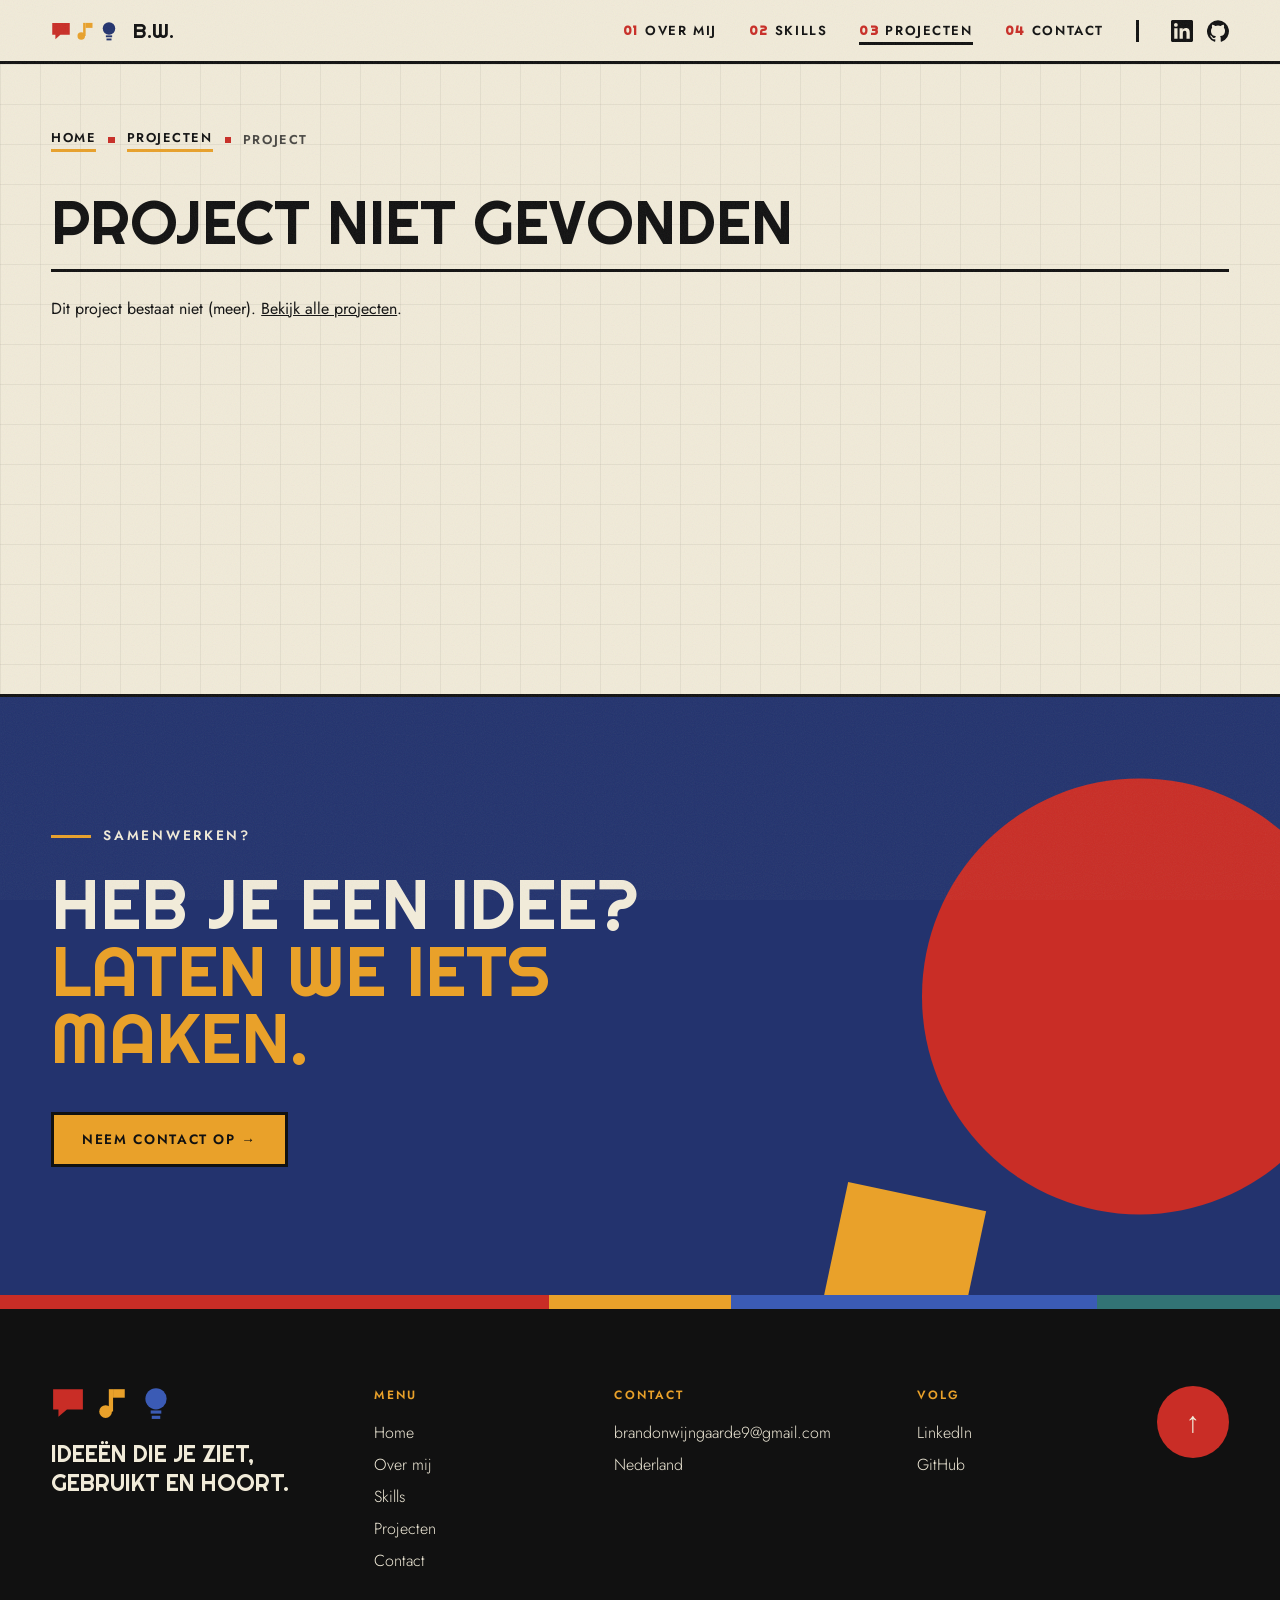
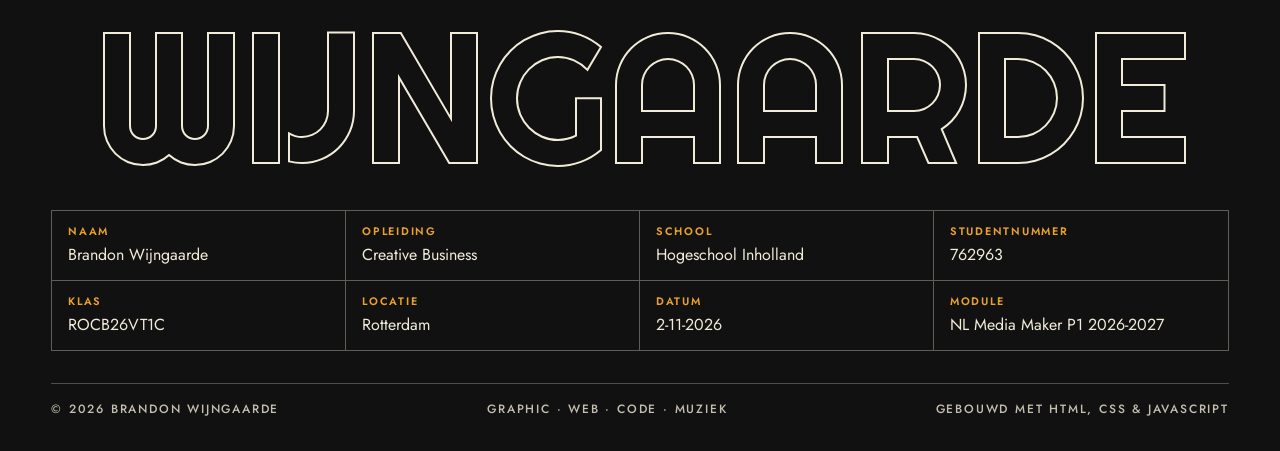
<file: project.html>
<!doctype html>
<html lang="nl">
<head>
  <meta charset="utf-8">
  <meta name="viewport" content="width=device-width, initial-scale=1">
  <title>Project — Brandon Wijngaarde</title>
  <meta name="description" content="Een project van Brandon Wijngaarde: het doel, de aanpak, het onderzoek, het mediakanaal en de bronnen.">
  <meta name="theme-color" content="#f1ebd9">
  <meta property="og:type" content="website">
  <meta property="og:site_name" content="Brandon Wijngaarde">
  <meta property="og:locale" content="nl_NL">
  <meta property="og:title" content="Project — Brandon Wijngaarde">
  <meta property="og:description" content="Een project van Brandon Wijngaarde: het doel, de aanpak, het onderzoek, het mediakanaal en de bronnen.">
  <meta name="twitter:card" content="summary">
  <link rel="icon" href="favicon.svg" type="image/svg+xml">
  <link rel="preconnect" href="https://fonts.googleapis.com">
  <link rel="preconnect" href="https://fonts.gstatic.com" crossorigin>
  <link href="https://fonts.googleapis.com/css2?family=Jost:wght@300;400;500;600;700&family=Righteous&display=swap" rel="stylesheet">
  <link rel="stylesheet" href="style.css">
</head>
<body>
  <a class="skip-link" href="#top">Naar de inhoud</a>

  <!-- ===== Header ===== -->
  <header class="site-header">
    <a href="index.html" class="logo" aria-label="Naar de homepagina">
      <svg class="logo__icon logo__icon--talk" viewBox="0 0 32 32" aria-hidden="true"><path d="M2 3h28v19H15l-8 7v-7H2z"/></svg>
      <svg class="logo__icon logo__icon--music" viewBox="0 0 32 32" aria-hidden="true"><circle cx="10" cy="24" r="6"/><rect x="13" y="3" width="4" height="21"/><path d="M17 3h11v8H17z"/></svg>
      <svg class="logo__icon logo__icon--idea" viewBox="0 0 32 32" aria-hidden="true"><circle cx="16" cy="12" r="10"/><rect x="11" y="23" width="10" height="3"/><rect x="12" y="28" width="8" height="3"/></svg>
      <span class="logo__text">B.W.</span>
    </a>
    <nav class="nav" id="site-nav" aria-label="Hoofdmenu">
      <a href="over-mij.html"><span>01</span>Over mij</a>
      <a href="skills.html"><span>02</span>Skills</a>
      <a href="projecten.html" class="is-active" aria-current="page"><span>03</span>Projecten</a>
      <a href="contact.html"><span>04</span>Contact</a>
    </nav>
    <div class="header-socials">
      <a href="https://www.linkedin.com/in/brandon-wijngaarde-14b0b234a" target="_blank" rel="noopener" aria-label="LinkedIn"><svg viewBox="0 0 24 24" aria-hidden="true"><path d="M20.45 20.45h-3.56v-5.57c0-1.33-.02-3.04-1.85-3.04-1.85 0-2.14 1.45-2.14 2.94v5.67H9.35V9h3.41v1.56h.05c.48-.9 1.64-1.85 3.37-1.85 3.6 0 4.27 2.37 4.27 5.46v6.28zM5.34 7.43a2.06 2.06 0 1 1 0-4.13 2.06 2.06 0 0 1 0 4.13zM7.12 20.45H3.56V9h3.56v11.45zM22.23 0H1.77C.79 0 0 .77 0 1.73v20.54C0 23.23.79 24 1.77 24h20.45c.98 0 1.78-.77 1.78-1.73V1.73C24 .77 23.2 0 22.22 0z"/></svg></a>
      <a href="https://github.com/brandon8897" target="_blank" rel="noopener" aria-label="GitHub"><svg viewBox="0 0 24 24" aria-hidden="true"><path d="M12 .3a12 12 0 0 0-3.8 23.38c.6.12.82-.26.82-.57v-2.04c-3.34.72-4.04-1.61-4.04-1.61-.55-1.39-1.33-1.76-1.33-1.76-1.09-.74.08-.73.08-.73 1.2.08 1.84 1.24 1.84 1.24 1.07 1.83 2.81 1.3 3.5 1 .1-.78.42-1.31.76-1.61-2.67-.3-5.47-1.33-5.47-5.93 0-1.31.47-2.38 1.24-3.22-.14-.3-.54-1.52.1-3.18 0 0 1.01-.32 3.3 1.23a11.5 11.5 0 0 1 6 0c2.28-1.55 3.29-1.23 3.29-1.23.64 1.66.24 2.88.12 3.18a4.65 4.65 0 0 1 1.23 3.22c0 4.61-2.8 5.63-5.48 5.92.42.36.81 1.1.81 2.22v3.29c0 .32.21.69.82.57A12 12 0 0 0 12 .3"/></svg></a>
    </div>
    <button class="menu-toggle" aria-label="Menu openen" aria-expanded="false" aria-controls="site-nav">
      <span></span><span></span>
    </button>
  </header>

  <main id="top" tabindex="-1">

    <!-- ===== Project detail (filled from projects.js) ===== -->
    <article class="section project-page" id="project">
      <nav class="breadcrumbs" aria-label="Kruimelpad">
        <ol itemscope itemtype="https://schema.org/BreadcrumbList">
        <li itemprop="itemListElement" itemscope itemtype="https://schema.org/ListItem"><a itemprop="item" href="index.html"><span itemprop="name">Home</span></a><meta itemprop="position" content="1"></li>
        <li itemprop="itemListElement" itemscope itemtype="https://schema.org/ListItem"><a itemprop="item" href="projecten.html"><span itemprop="name">Projecten</span></a><meta itemprop="position" content="2"></li>
        <li itemprop="itemListElement" itemscope itemtype="https://schema.org/ListItem"><span itemprop="name" aria-current="page" id="pd-crumb">Project</span><meta itemprop="position" content="3"></li>
        </ol>
      </nav>

      <div class="project-detail" id="project-detail">
        <p class="project-detail__meta" id="pd-meta"></p>
        <header class="story__head">
          <p class="story__product" id="pd-product"></p>
          <h1 class="project-detail__title story__title" id="pd-title">Project</h1>
        </header>
        <div class="project-detail__grid">
          <figure class="project-detail__media">
            <div id="pd-media"></div>
          </figure>
          <div class="story">
            <div class="story__body" id="pd-story"></div>
            <aside class="story__credits">
              <h2>Bronnen &amp; credits</h2>
              <ul id="pd-credits"></ul>
            </aside>
          </div>
        </div>

        <nav class="project-nav" aria-label="Andere projecten">
          <a class="project-nav__link project-nav__link--prev" id="pd-prev" href="projecten.html"></a>
          <a class="project-nav__link project-nav__link--next" id="pd-next" href="projecten.html"></a>
        </nav>
      </div>

      <div class="project-missing" id="project-missing" hidden>
        <h1 class="project-detail__title">Project niet gevonden</h1>
        <p>Dit project bestaat niet (meer). <a href="projecten.html">Bekijk alle projecten</a>.</p>
      </div>
    </article>
    <!-- ===== Call to action ===== -->
    <section class="cta" aria-labelledby="cta-title">
      <div class="cta__shapes" aria-hidden="true">
        <span class="cta__circle"></span>
        <span class="cta__square"></span>
      </div>
      <div class="cta__inner reveal">
        <p class="eyebrow">Samenwerken?</p>
        <h2 class="cta__title" id="cta-title">Heb je een idee? <span>Laten we iets maken.</span></h2>
        <a href="contact.html" class="btn cta__btn">Neem contact op <span aria-hidden="true">→</span></a>
      </div>
    </section>
  </main>

  <!-- ===== Footer ===== -->
  <footer class="site-footer">
    <div class="site-footer__stripe" aria-hidden="true"><i></i><i></i><i></i><i></i></div>

    <div class="site-footer__top">
      <div class="site-footer__brand">
        <div class="site-footer__icons" aria-hidden="true">
          <svg class="logo__icon logo__icon--talk" viewBox="0 0 32 32"><path d="M2 3h28v19H15l-8 7v-7H2z"/></svg>
          <svg class="logo__icon logo__icon--music" viewBox="0 0 32 32"><circle cx="10" cy="24" r="6"/><rect x="13" y="3" width="4" height="21"/><path d="M17 3h11v8H17z"/></svg>
          <svg class="logo__icon logo__icon--idea" viewBox="0 0 32 32"><circle cx="16" cy="12" r="10"/><rect x="11" y="23" width="10" height="3"/><rect x="12" y="28" width="8" height="3"/></svg>
        </div>
        <p>Ideeën die je ziet,<br>gebruikt en hoort.</p>
      </div>

      <nav class="site-footer__col" aria-label="Footer navigatie">
        <h2>Menu</h2>
        <a href="index.html">Home</a>
        <a href="over-mij.html">Over mij</a>
        <a href="skills.html">Skills</a>
        <a href="projecten.html">Projecten</a>
        <a href="contact.html">Contact</a>
      </nav>

      <div class="site-footer__col">
        <h2>Contact</h2>
        <a href="mailto:brandonwijngaarde9@gmail.com">brandonwijngaarde9@gmail.com</a>
        <span>Nederland</span>
      </div>

      <div class="site-footer__col">
        <h2>Volg</h2>
        <a href="https://www.linkedin.com/in/brandon-wijngaarde-14b0b234a" target="_blank" rel="noopener">LinkedIn</a>
        <a href="https://github.com/brandon8897" target="_blank" rel="noopener">GitHub</a>
      </div>

      <a href="#top" class="to-top" aria-label="Terug naar boven">
        <span aria-hidden="true">↑</span>
      </a>
    </div>

    <div class="site-footer__big" aria-hidden="true">Wijngaarde</div>

    <dl class="site-footer__facts" aria-label="Studentgegevens">
      <div><dt>Naam</dt><dd>Brandon Wijngaarde</dd></div>
      <div><dt>Opleiding</dt><dd>Creative Business</dd></div>
      <div><dt>School</dt><dd>Hogeschool Inholland</dd></div>
      <div><dt>Studentnummer</dt><dd>762963</dd></div>
      <div><dt>Klas</dt><dd>ROCB26VT1C</dd></div>
      <div><dt>Locatie</dt><dd>Rotterdam</dd></div>
      <div><dt>Datum</dt><dd>2-11-2026</dd></div>
      <div><dt>Module</dt><dd>NL Media Maker P1 2026-2027</dd></div>
    </dl>

    <div class="site-footer__meta">
      <span>© <span id="year">2026</span> Brandon Wijngaarde</span>
      <span>Graphic · Web · Code · Muziek</span>
      <span>Gebouwd met HTML, CSS &amp; JavaScript</span>
    </div>
  </footer>

  <script src="https://cdnjs.cloudflare.com/ajax/libs/gsap/3.12.5/gsap.min.js"></script>
  <script src="projects.js"></script>
  <script src="player.js"></script>
  <script src="script.js"></script>
</body>
</html>
</file>
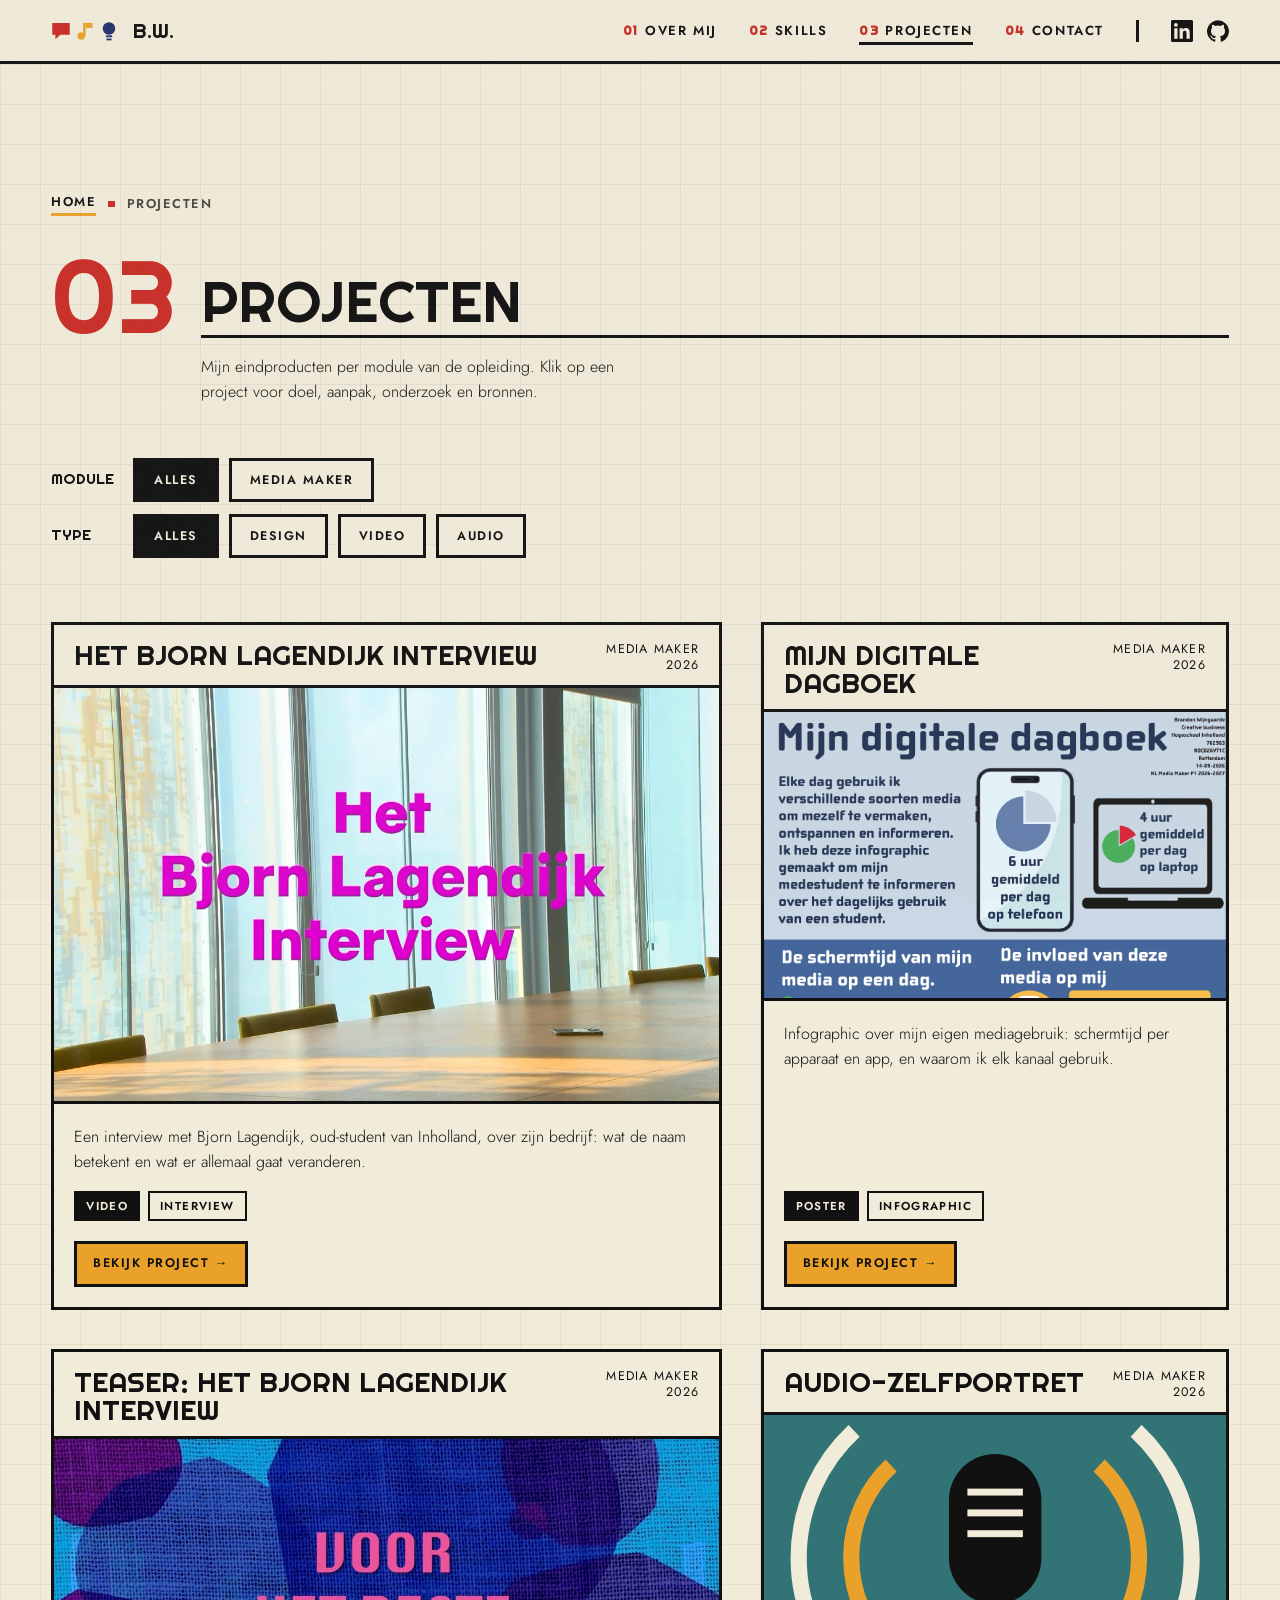
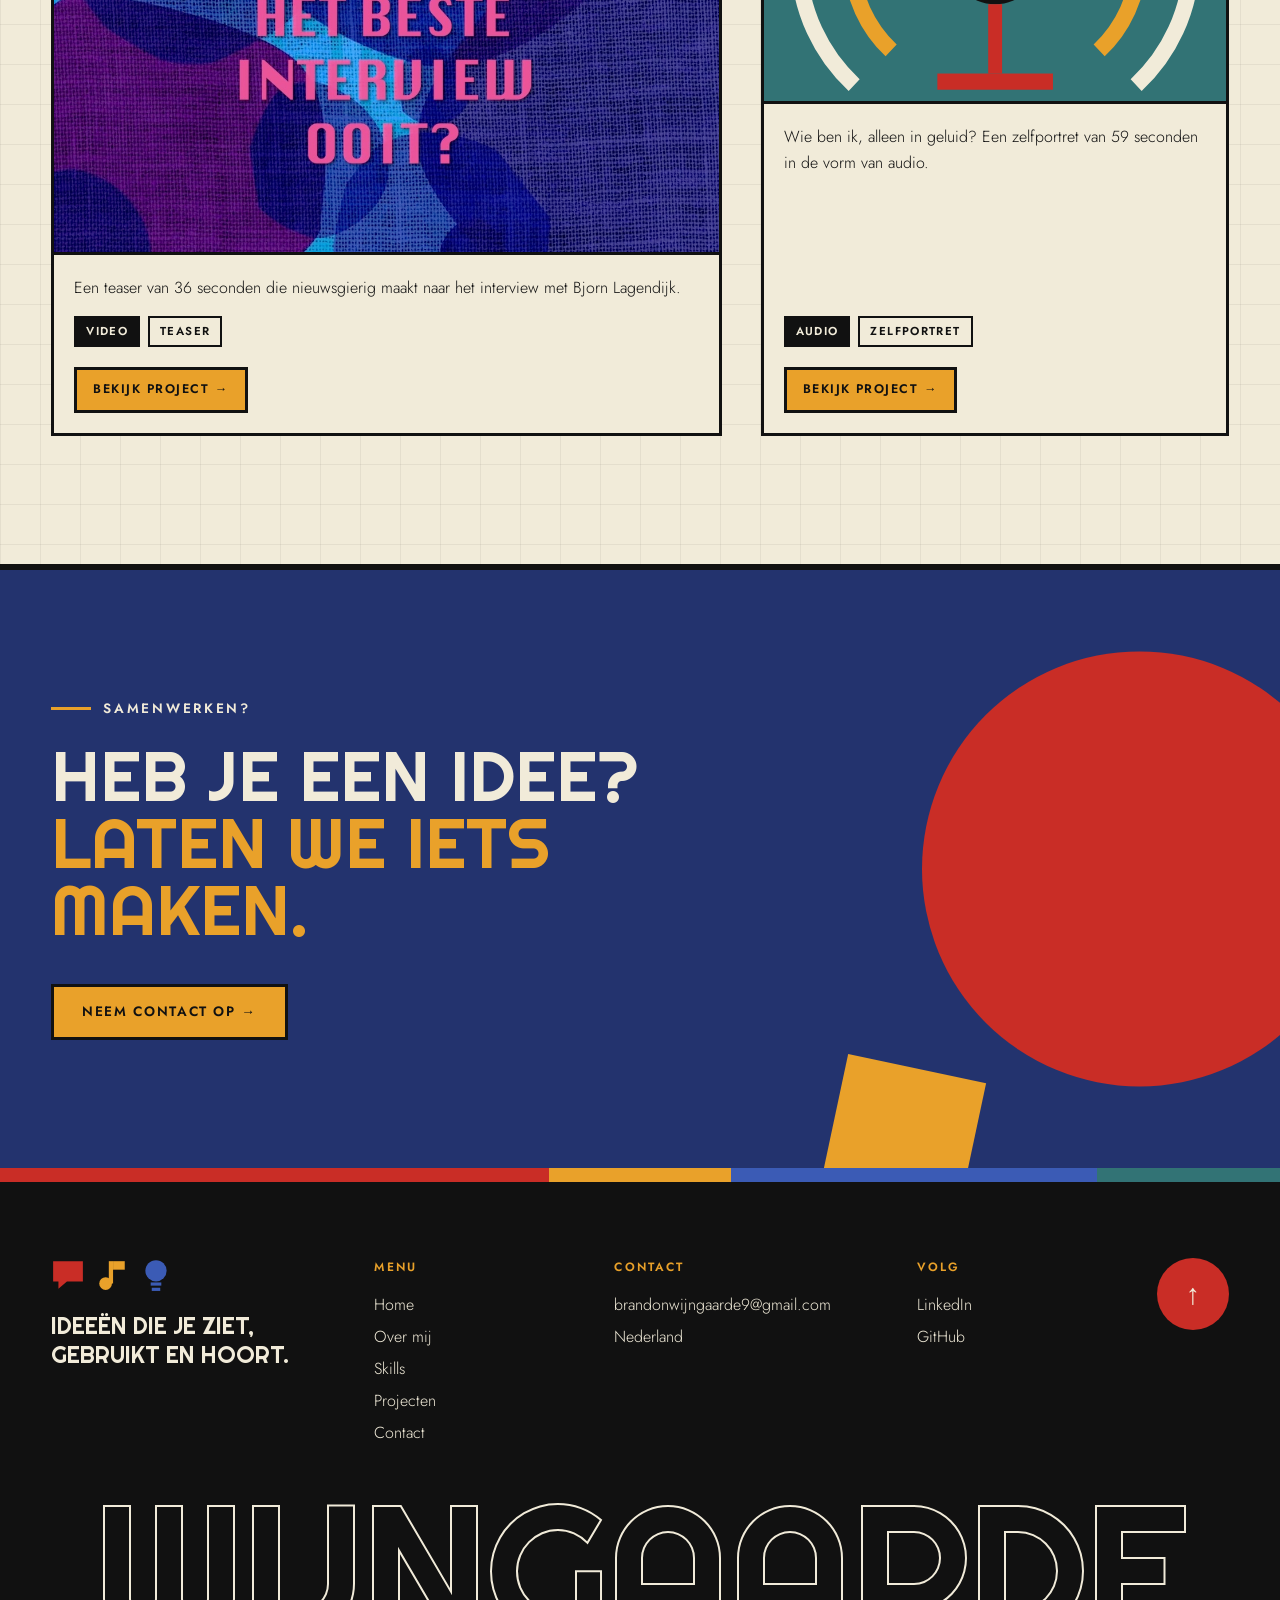
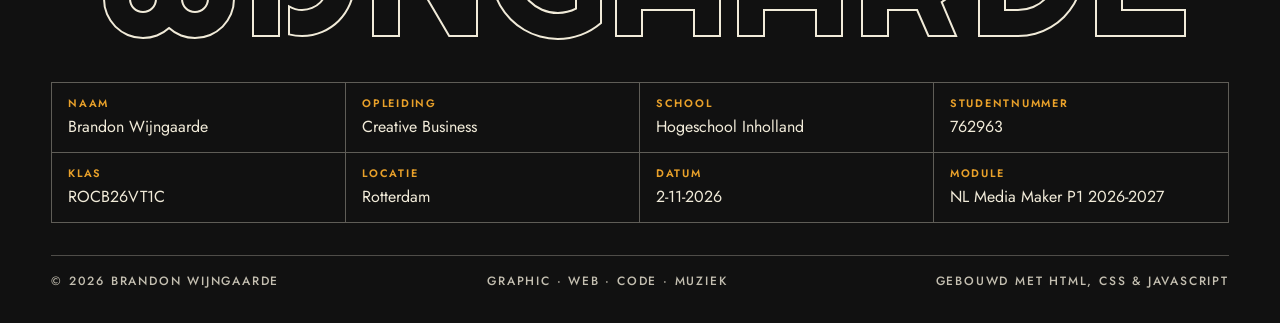
<file: projecten.html>
<!doctype html>
<html lang="nl">
<head>
  <meta charset="utf-8">
  <meta name="viewport" content="width=device-width, initial-scale=1">
  <title>Projecten — Brandon Wijngaarde</title>
  <meta name="description" content="Bekijk de projecten van Brandon Wijngaarde per module: een infographic, een video-interview en een audio-zelfportret voor Media Maker.">
  <meta name="theme-color" content="#f1ebd9">
  <meta property="og:type" content="website">
  <meta property="og:site_name" content="Brandon Wijngaarde">
  <meta property="og:locale" content="nl_NL">
  <meta property="og:title" content="Projecten — Brandon Wijngaarde">
  <meta property="og:description" content="Bekijk de projecten van Brandon Wijngaarde per module: een infographic, een video-interview en een audio-zelfportret voor Media Maker.">
  <meta name="twitter:card" content="summary">
  <link rel="icon" href="favicon.svg" type="image/svg+xml">
  <link rel="preconnect" href="https://fonts.googleapis.com">
  <link rel="preconnect" href="https://fonts.gstatic.com" crossorigin>
  <link href="https://fonts.googleapis.com/css2?family=Jost:wght@300;400;500;600;700&family=Righteous&display=swap" rel="stylesheet">
  <link rel="stylesheet" href="style.css">
</head>
<body>
  <a class="skip-link" href="#top">Naar de inhoud</a>

  <!-- ===== Header ===== -->
  <header class="site-header">
    <a href="index.html" class="logo" aria-label="Naar de homepagina">
      <svg class="logo__icon logo__icon--talk" viewBox="0 0 32 32" aria-hidden="true"><path d="M2 3h28v19H15l-8 7v-7H2z"/></svg>
      <svg class="logo__icon logo__icon--music" viewBox="0 0 32 32" aria-hidden="true"><circle cx="10" cy="24" r="6"/><rect x="13" y="3" width="4" height="21"/><path d="M17 3h11v8H17z"/></svg>
      <svg class="logo__icon logo__icon--idea" viewBox="0 0 32 32" aria-hidden="true"><circle cx="16" cy="12" r="10"/><rect x="11" y="23" width="10" height="3"/><rect x="12" y="28" width="8" height="3"/></svg>
      <span class="logo__text">B.W.</span>
    </a>
    <nav class="nav" id="site-nav" aria-label="Hoofdmenu">
      <a href="over-mij.html"><span>01</span>Over mij</a>
      <a href="skills.html"><span>02</span>Skills</a>
      <a href="projecten.html" class="is-active" aria-current="page"><span>03</span>Projecten</a>
      <a href="contact.html"><span>04</span>Contact</a>
    </nav>
    <div class="header-socials">
      <a href="https://www.linkedin.com/in/brandon-wijngaarde-14b0b234a" target="_blank" rel="noopener" aria-label="LinkedIn"><svg viewBox="0 0 24 24" aria-hidden="true"><path d="M20.45 20.45h-3.56v-5.57c0-1.33-.02-3.04-1.85-3.04-1.85 0-2.14 1.45-2.14 2.94v5.67H9.35V9h3.41v1.56h.05c.48-.9 1.64-1.85 3.37-1.85 3.6 0 4.27 2.37 4.27 5.46v6.28zM5.34 7.43a2.06 2.06 0 1 1 0-4.13 2.06 2.06 0 0 1 0 4.13zM7.12 20.45H3.56V9h3.56v11.45zM22.23 0H1.77C.79 0 0 .77 0 1.73v20.54C0 23.23.79 24 1.77 24h20.45c.98 0 1.78-.77 1.78-1.73V1.73C24 .77 23.2 0 22.22 0z"/></svg></a>
      <a href="https://github.com/brandon8897" target="_blank" rel="noopener" aria-label="GitHub"><svg viewBox="0 0 24 24" aria-hidden="true"><path d="M12 .3a12 12 0 0 0-3.8 23.38c.6.12.82-.26.82-.57v-2.04c-3.34.72-4.04-1.61-4.04-1.61-.55-1.39-1.33-1.76-1.33-1.76-1.09-.74.08-.73.08-.73 1.2.08 1.84 1.24 1.84 1.24 1.07 1.83 2.81 1.3 3.5 1 .1-.78.42-1.31.76-1.61-2.67-.3-5.47-1.33-5.47-5.93 0-1.31.47-2.38 1.24-3.22-.14-.3-.54-1.52.1-3.18 0 0 1.01-.32 3.3 1.23a11.5 11.5 0 0 1 6 0c2.28-1.55 3.29-1.23 3.29-1.23.64 1.66.24 2.88.12 3.18a4.65 4.65 0 0 1 1.23 3.22c0 4.61-2.8 5.63-5.48 5.92.42.36.81 1.1.81 2.22v3.29c0 .32.21.69.82.57A12 12 0 0 0 12 .3"/></svg></a>
    </div>
    <button class="menu-toggle" aria-label="Menu openen" aria-expanded="false" aria-controls="site-nav">
      <span></span><span></span>
    </button>
  </header>

  <main id="top" tabindex="-1">

    <!-- ===== 03 Projecten ===== -->
    <section class="section projects" id="projecten">
      <nav class="breadcrumbs" aria-label="Kruimelpad">
        <ol itemscope itemtype="https://schema.org/BreadcrumbList">
        <li itemprop="itemListElement" itemscope itemtype="https://schema.org/ListItem"><a itemprop="item" href="index.html"><span itemprop="name">Home</span></a><meta itemprop="position" content="1"></li>
        <li itemprop="itemListElement" itemscope itemtype="https://schema.org/ListItem"><span itemprop="name" aria-current="page">Projecten</span><meta itemprop="position" content="2"></li>
        </ol>
      </nav>

      <header class="section__head reveal">
        <span class="section__num">03</span>
        <h1 class="section__title">Projecten</h1>
        <p class="section__note">Mijn eindproducten per module van de opleiding. Klik op een project voor doel, aanpak, onderzoek en bronnen.</p>
      </header>

      <div class="filters reveal">
        <div class="filters__group" role="group" aria-label="Filter op module">
          <span class="filters__label">Module</span>
          <button class="filter is-active" aria-pressed="true" data-group="module" data-filter="alles">Alles</button>
          <button class="filter" aria-pressed="false" data-group="module" data-filter="media-maker">Media Maker</button>
        </div>
        <div class="filters__group" role="group" aria-label="Filter op type">
          <span class="filters__label">Type</span>
          <button class="filter is-active" aria-pressed="true" data-group="type" data-filter="alles">Alles</button>
          <button class="filter" aria-pressed="false" data-group="type" data-filter="design">Design</button>
          <button class="filter" aria-pressed="false" data-group="type" data-filter="video">Video</button>
          <button class="filter" aria-pressed="false" data-group="type" data-filter="audio">Audio</button>
        </div>
      </div>

      <p class="works__empty" hidden>Geen projecten in deze combinatie.</p>

      <div class="works">

        <article class="work work--wide reveal" data-project="mm-video" data-module="media-maker" data-cat="video">
          <div class="work__bar">
            <h2>Het Bjorn Lagendijk Interview</h2>
            <span>Media Maker<br>2026</span>
          </div>
          <a class="work__art" href="project.html?id=mm-video" tabindex="-1" aria-hidden="true">
            <img class="work__media" src="assets/projecten_stuff/interview_bjorn_poster.jpg" alt="Titelbeeld van het interview met Bjorn Lagendijk" width="1280" height="720" loading="lazy">
          </a>
          <div class="work__info">
            <p>Een interview met Bjorn Lagendijk, oud-student van Inholland, over zijn bedrijf: wat de naam betekent en wat er allemaal gaat veranderen.</p>
            <ul class="tags"><li>Video</li><li>Interview</li></ul>
            <a class="work__open" href="project.html?id=mm-video">Bekijk project <span aria-hidden="true">→</span></a>
          </div>
        </article>

        <article class="work work--narrow reveal" data-project="mm-poster" data-module="media-maker" data-cat="design">
          <div class="work__bar">
            <h2>Mijn digitale dagboek</h2>
            <span>Media Maker<br>2026</span>
          </div>
          <a class="work__art" href="project.html?id=mm-poster" tabindex="-1" aria-hidden="true">
            <img class="work__media work__media--poster" src="assets/projecten_stuff/infographic_762963.png" alt="Infographic Mijn digitale dagboek over mijn schermtijd per apparaat en per app" width="1273" height="1800" loading="lazy">
          </a>
          <div class="work__info">
            <p>Infographic over mijn eigen mediagebruik: schermtijd per apparaat en app, en waarom ik elk kanaal gebruik.</p>
            <ul class="tags"><li>Poster</li><li>Infographic</li></ul>
            <a class="work__open" href="project.html?id=mm-poster">Bekijk project <span aria-hidden="true">→</span></a>
          </div>
        </article>

        <article class="work work--wide reveal" data-project="mm-teaser" data-module="media-maker" data-cat="video">
          <div class="work__bar">
            <h2>Teaser: het Bjorn Lagendijk Interview</h2>
            <span>Media Maker<br>2026</span>
          </div>
          <a class="work__art" href="project.html?id=mm-teaser" tabindex="-1" aria-hidden="true">
            <img class="work__media" src="assets/projecten_stuff/bjorn_teaser_poster.jpg" alt="Titelkaart uit de teaser: Voor het beste interview ooit?" width="1280" height="720" loading="lazy">
          </a>
          <div class="work__info">
            <p>Een teaser van 36 seconden die nieuwsgierig maakt naar het interview met Bjorn Lagendijk.</p>
            <ul class="tags"><li>Video</li><li>Teaser</li></ul>
            <a class="work__open" href="project.html?id=mm-teaser">Bekijk project <span aria-hidden="true">→</span></a>
          </div>
        </article>

        <article class="work work--narrow reveal" data-project="mm-podcast" data-module="media-maker" data-cat="audio">
          <div class="work__bar">
            <h2>Audio-zelfportret</h2>
            <span>Media Maker<br>2026</span>
          </div>
          <a class="work__art" href="project.html?id=mm-podcast" tabindex="-1" aria-hidden="true">
            <svg viewBox="0 0 400 300" preserveAspectRatio="xMidYMid slice">
              <rect width="400" height="300" fill="var(--teal)"/>
              <g class="waves" fill="none" stroke-width="14">
                <path d="M110 70 A110 110 0 0 0 110 230" stroke="var(--yellow)"/>
                <path d="M290 70 A110 110 0 0 1 290 230" stroke="var(--yellow)"/>
                <path d="M78 40 A150 150 0 0 0 78 260" stroke="var(--cream)"/>
                <path d="M322 40 A150 150 0 0 1 322 260" stroke="var(--cream)"/>
              </g>
              <rect x="160" y="60" width="80" height="130" rx="40" fill="var(--black)"/>
              <g fill="var(--cream)"><rect x="176" y="90" width="48" height="6"/><rect x="176" y="108" width="48" height="6"/><rect x="176" y="126" width="48" height="6"/></g>
              <rect x="194" y="190" width="12" height="60" fill="var(--red)"/>
              <rect x="150" y="250" width="100" height="14" fill="var(--red)"/>
            </svg>
          </a>
          <div class="work__info">
            <p>Wie ben ik, alleen in geluid? Een zelfportret van 59 seconden in de vorm van audio.</p>
            <ul class="tags"><li>Audio</li><li>Zelfportret</li></ul>
            <a class="work__open" href="project.html?id=mm-podcast">Bekijk project <span aria-hidden="true">→</span></a>
          </div>
        </article>

      </div>
    </section>
    <!-- ===== Call to action ===== -->
    <section class="cta" aria-labelledby="cta-title">
      <div class="cta__shapes" aria-hidden="true">
        <span class="cta__circle"></span>
        <span class="cta__square"></span>
      </div>
      <div class="cta__inner reveal">
        <p class="eyebrow">Samenwerken?</p>
        <h2 class="cta__title" id="cta-title">Heb je een idee? <span>Laten we iets maken.</span></h2>
        <a href="contact.html" class="btn cta__btn">Neem contact op <span aria-hidden="true">→</span></a>
      </div>
    </section>
  </main>

  <!-- ===== Footer ===== -->
  <footer class="site-footer">
    <div class="site-footer__stripe" aria-hidden="true"><i></i><i></i><i></i><i></i></div>

    <div class="site-footer__top">
      <div class="site-footer__brand">
        <div class="site-footer__icons" aria-hidden="true">
          <svg class="logo__icon logo__icon--talk" viewBox="0 0 32 32"><path d="M2 3h28v19H15l-8 7v-7H2z"/></svg>
          <svg class="logo__icon logo__icon--music" viewBox="0 0 32 32"><circle cx="10" cy="24" r="6"/><rect x="13" y="3" width="4" height="21"/><path d="M17 3h11v8H17z"/></svg>
          <svg class="logo__icon logo__icon--idea" viewBox="0 0 32 32"><circle cx="16" cy="12" r="10"/><rect x="11" y="23" width="10" height="3"/><rect x="12" y="28" width="8" height="3"/></svg>
        </div>
        <p>Ideeën die je ziet,<br>gebruikt en hoort.</p>
      </div>

      <nav class="site-footer__col" aria-label="Footer navigatie">
        <h2>Menu</h2>
        <a href="index.html">Home</a>
        <a href="over-mij.html">Over mij</a>
        <a href="skills.html">Skills</a>
        <a href="projecten.html">Projecten</a>
        <a href="contact.html">Contact</a>
      </nav>

      <div class="site-footer__col">
        <h2>Contact</h2>
        <a href="mailto:brandonwijngaarde9@gmail.com">brandonwijngaarde9@gmail.com</a>
        <span>Nederland</span>
      </div>

      <div class="site-footer__col">
        <h2>Volg</h2>
        <a href="https://www.linkedin.com/in/brandon-wijngaarde-14b0b234a" target="_blank" rel="noopener">LinkedIn</a>
        <a href="https://github.com/brandon8897" target="_blank" rel="noopener">GitHub</a>
      </div>

      <a href="#top" class="to-top" aria-label="Terug naar boven">
        <span aria-hidden="true">↑</span>
      </a>
    </div>

    <div class="site-footer__big" aria-hidden="true">Wijngaarde</div>

    <dl class="site-footer__facts" aria-label="Studentgegevens">
      <div><dt>Naam</dt><dd>Brandon Wijngaarde</dd></div>
      <div><dt>Opleiding</dt><dd>Creative Business</dd></div>
      <div><dt>School</dt><dd>Hogeschool Inholland</dd></div>
      <div><dt>Studentnummer</dt><dd>762963</dd></div>
      <div><dt>Klas</dt><dd>ROCB26VT1C</dd></div>
      <div><dt>Locatie</dt><dd>Rotterdam</dd></div>
      <div><dt>Datum</dt><dd>2-11-2026</dd></div>
      <div><dt>Module</dt><dd>NL Media Maker P1 2026-2027</dd></div>
    </dl>

    <div class="site-footer__meta">
      <span>© <span id="year">2026</span> Brandon Wijngaarde</span>
      <span>Graphic · Web · Code · Muziek</span>
      <span>Gebouwd met HTML, CSS &amp; JavaScript</span>
    </div>
  </footer>

  <script src="https://cdnjs.cloudflare.com/ajax/libs/gsap/3.12.5/gsap.min.js"></script>
  <script src="projects.js"></script>
  <script src="script.js"></script>
</body>
</html>
</file>
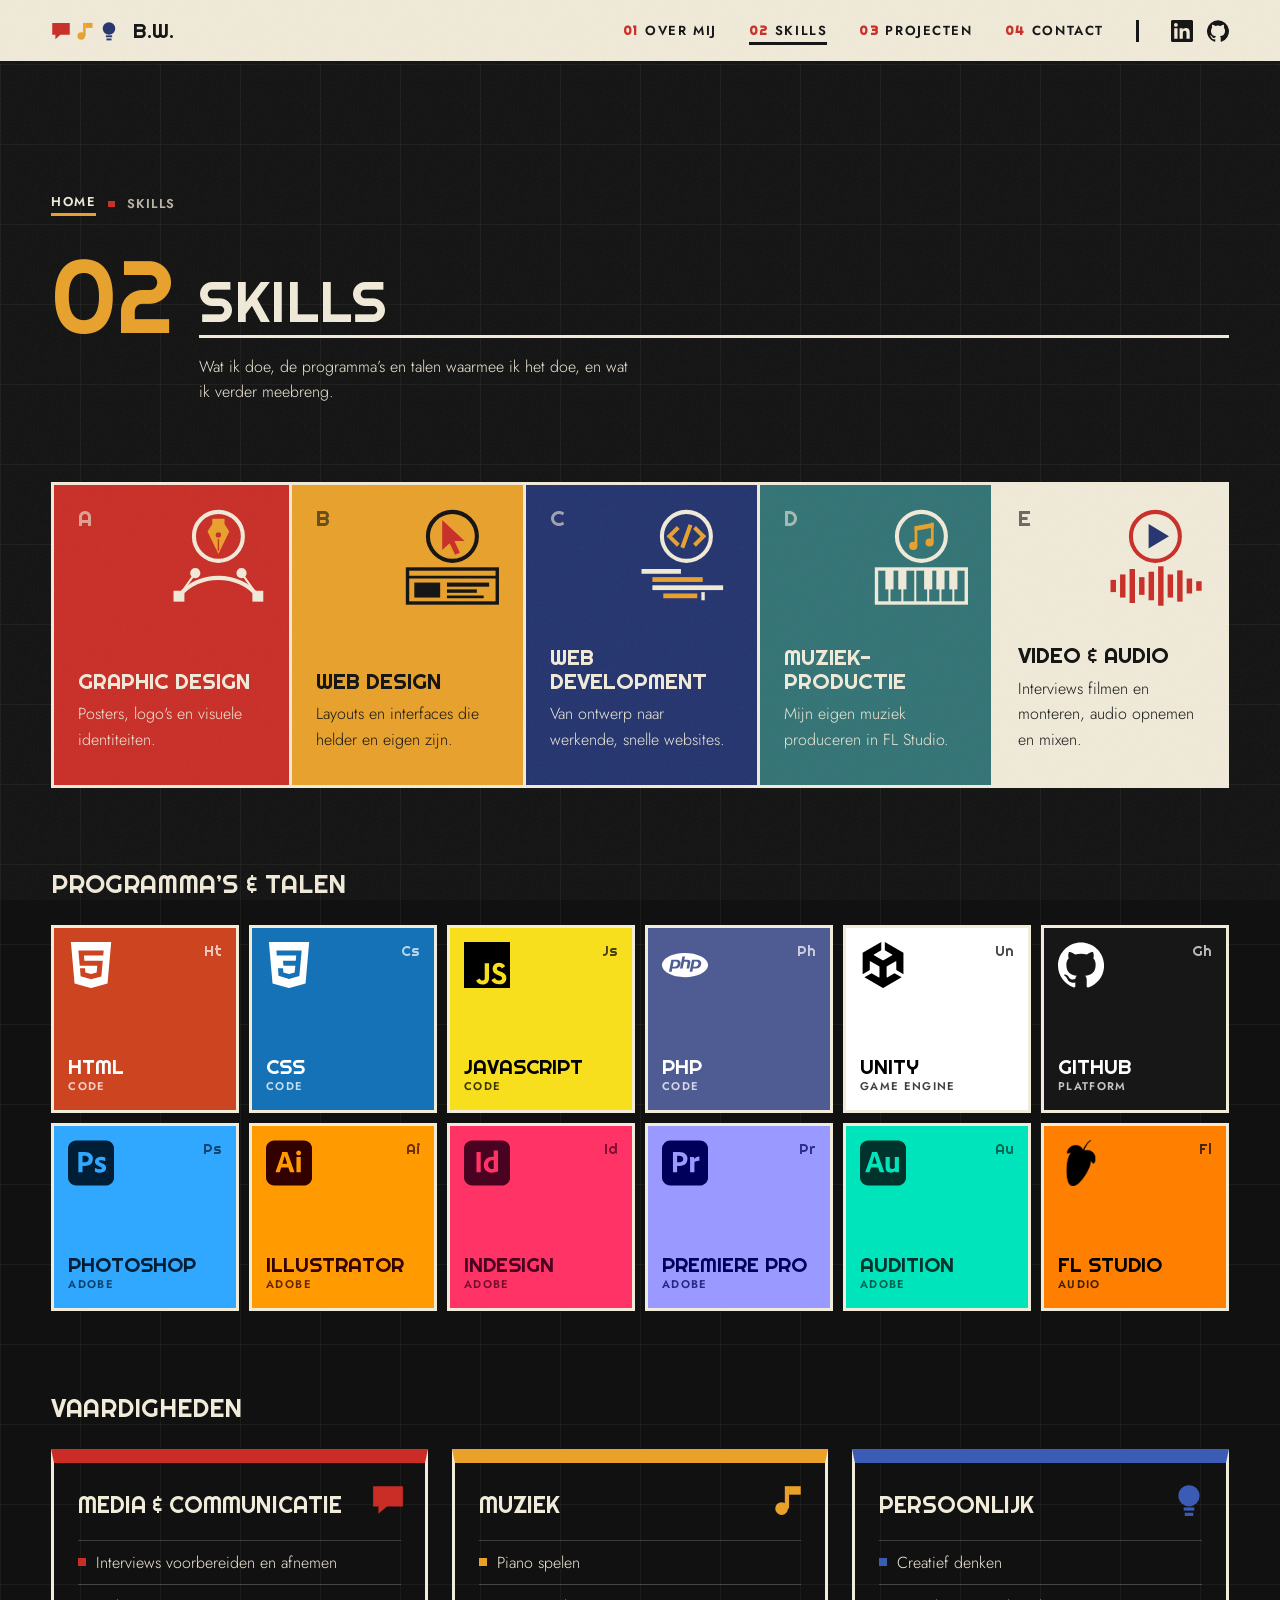
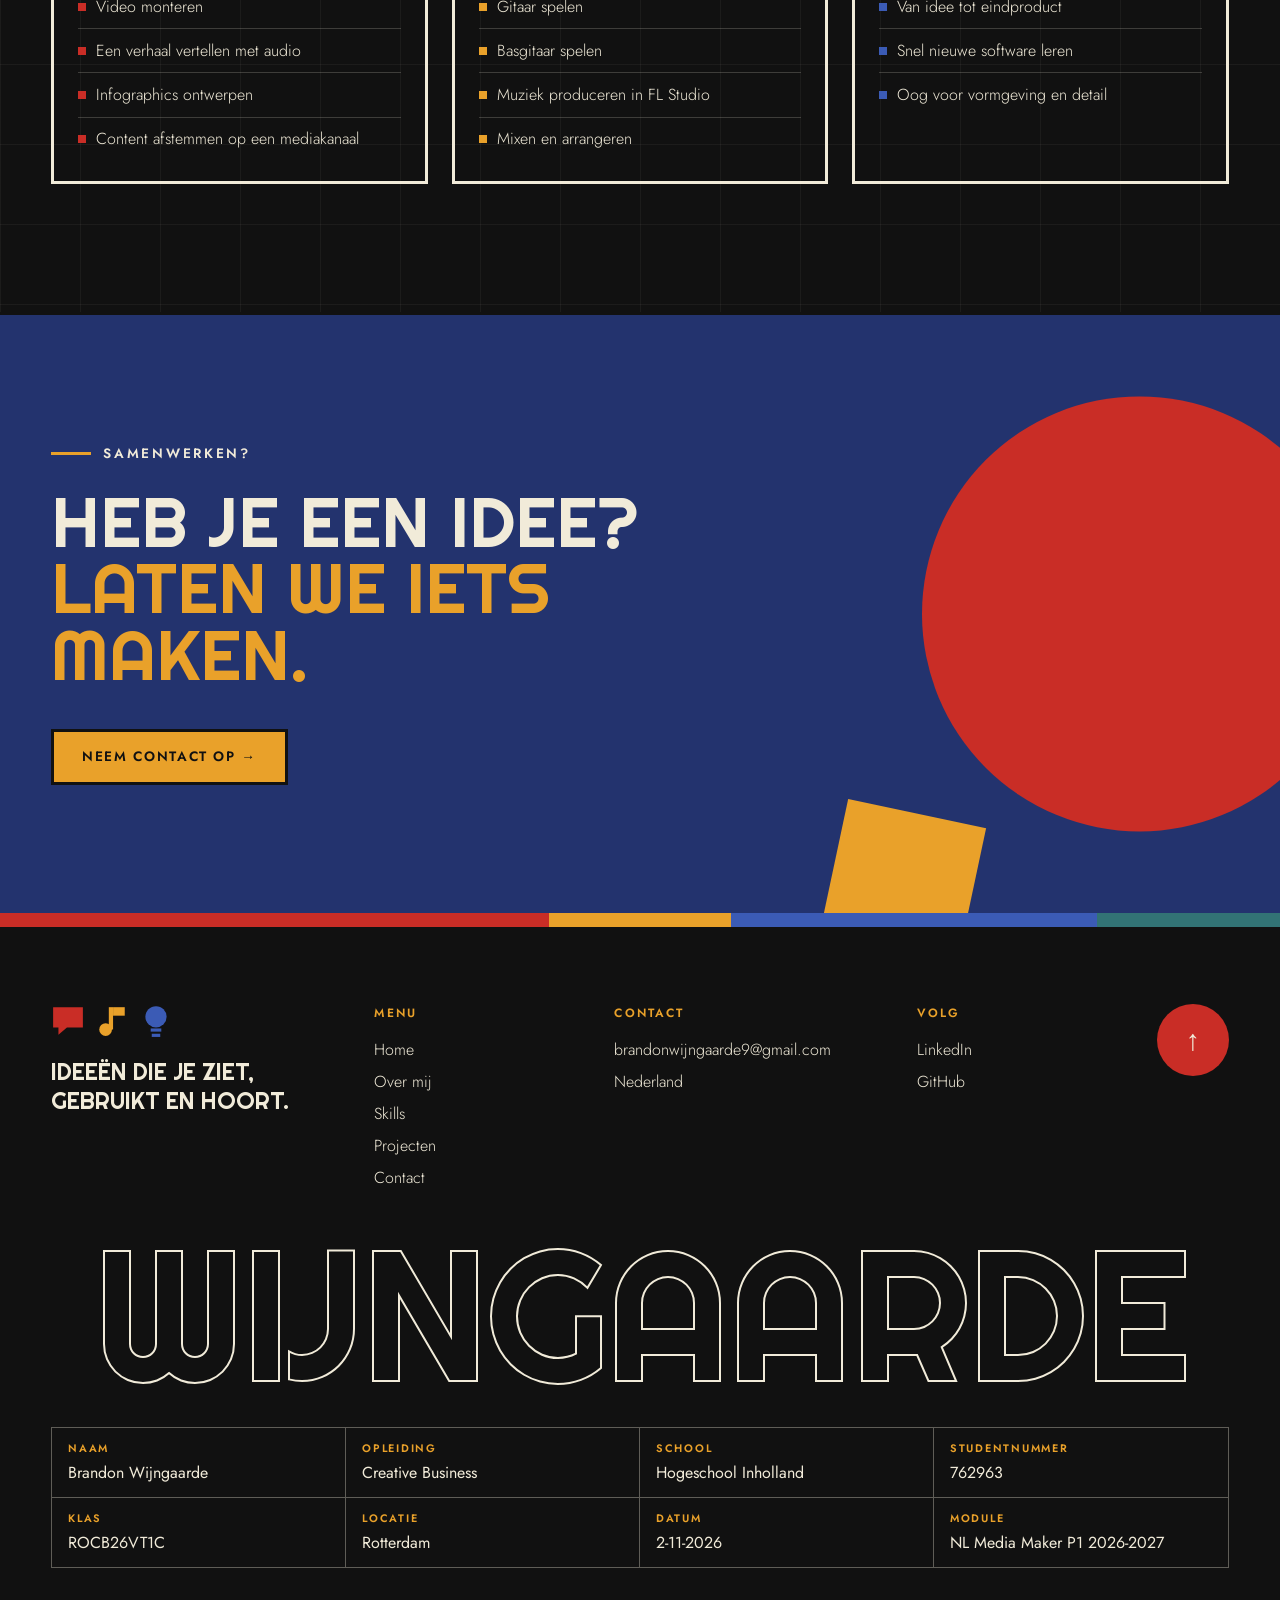
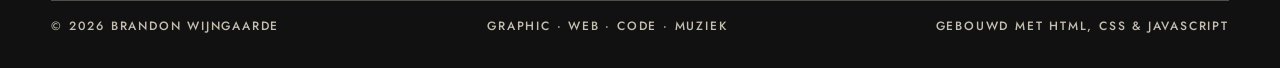
<file: skills.html>
<!doctype html>
<html lang="nl">
<head>
  <meta charset="utf-8">
  <meta name="viewport" content="width=device-width, initial-scale=1">
  <title>Skills en software — Brandon Wijngaarde</title>
  <meta name="description" content="De disciplines, programma's en talen van Brandon Wijngaarde: van Illustrator en Photoshop tot HTML, CSS, JavaScript, Unity en FL Studio.">
  <meta name="theme-color" content="#f1ebd9">
  <meta property="og:type" content="website">
  <meta property="og:site_name" content="Brandon Wijngaarde">
  <meta property="og:locale" content="nl_NL">
  <meta property="og:title" content="Skills en software — Brandon Wijngaarde">
  <meta property="og:description" content="De disciplines, programma's en talen van Brandon Wijngaarde: van Illustrator en Photoshop tot HTML, CSS, JavaScript, Unity en FL Studio.">
  <meta name="twitter:card" content="summary">
  <link rel="icon" href="favicon.svg" type="image/svg+xml">
  <link rel="preconnect" href="https://fonts.googleapis.com">
  <link rel="preconnect" href="https://fonts.gstatic.com" crossorigin>
  <link href="https://fonts.googleapis.com/css2?family=Jost:wght@300;400;500;600;700&family=Righteous&display=swap" rel="stylesheet">
  <link rel="stylesheet" href="style.css">
</head>
<body>
  <a class="skip-link" href="#top">Naar de inhoud</a>

  <!-- ===== Header ===== -->
  <header class="site-header">
    <a href="index.html" class="logo" aria-label="Naar de homepagina">
      <svg class="logo__icon logo__icon--talk" viewBox="0 0 32 32" aria-hidden="true"><path d="M2 3h28v19H15l-8 7v-7H2z"/></svg>
      <svg class="logo__icon logo__icon--music" viewBox="0 0 32 32" aria-hidden="true"><circle cx="10" cy="24" r="6"/><rect x="13" y="3" width="4" height="21"/><path d="M17 3h11v8H17z"/></svg>
      <svg class="logo__icon logo__icon--idea" viewBox="0 0 32 32" aria-hidden="true"><circle cx="16" cy="12" r="10"/><rect x="11" y="23" width="10" height="3"/><rect x="12" y="28" width="8" height="3"/></svg>
      <span class="logo__text">B.W.</span>
    </a>
    <nav class="nav" id="site-nav" aria-label="Hoofdmenu">
      <a href="over-mij.html"><span>01</span>Over mij</a>
      <a href="skills.html" class="is-active" aria-current="page"><span>02</span>Skills</a>
      <a href="projecten.html"><span>03</span>Projecten</a>
      <a href="contact.html"><span>04</span>Contact</a>
    </nav>
    <div class="header-socials">
      <a href="https://www.linkedin.com/in/brandon-wijngaarde-14b0b234a" target="_blank" rel="noopener" aria-label="LinkedIn"><svg viewBox="0 0 24 24" aria-hidden="true"><path d="M20.45 20.45h-3.56v-5.57c0-1.33-.02-3.04-1.85-3.04-1.85 0-2.14 1.45-2.14 2.94v5.67H9.35V9h3.41v1.56h.05c.48-.9 1.64-1.85 3.37-1.85 3.6 0 4.27 2.37 4.27 5.46v6.28zM5.34 7.43a2.06 2.06 0 1 1 0-4.13 2.06 2.06 0 0 1 0 4.13zM7.12 20.45H3.56V9h3.56v11.45zM22.23 0H1.77C.79 0 0 .77 0 1.73v20.54C0 23.23.79 24 1.77 24h20.45c.98 0 1.78-.77 1.78-1.73V1.73C24 .77 23.2 0 22.22 0z"/></svg></a>
      <a href="https://github.com/brandon8897" target="_blank" rel="noopener" aria-label="GitHub"><svg viewBox="0 0 24 24" aria-hidden="true"><path d="M12 .3a12 12 0 0 0-3.8 23.38c.6.12.82-.26.82-.57v-2.04c-3.34.72-4.04-1.61-4.04-1.61-.55-1.39-1.33-1.76-1.33-1.76-1.09-.74.08-.73.08-.73 1.2.08 1.84 1.24 1.84 1.24 1.07 1.83 2.81 1.3 3.5 1 .1-.78.42-1.31.76-1.61-2.67-.3-5.47-1.33-5.47-5.93 0-1.31.47-2.38 1.24-3.22-.14-.3-.54-1.52.1-3.18 0 0 1.01-.32 3.3 1.23a11.5 11.5 0 0 1 6 0c2.28-1.55 3.29-1.23 3.29-1.23.64 1.66.24 2.88.12 3.18a4.65 4.65 0 0 1 1.23 3.22c0 4.61-2.8 5.63-5.48 5.92.42.36.81 1.1.81 2.22v3.29c0 .32.21.69.82.57A12 12 0 0 0 12 .3"/></svg></a>
    </div>
    <button class="menu-toggle" aria-label="Menu openen" aria-expanded="false" aria-controls="site-nav">
      <span></span><span></span>
    </button>
  </header>

  <main id="top" tabindex="-1">

    <!-- ===== 02 Skills ===== -->
    <section class="section skills" id="skills">
      <nav class="breadcrumbs" aria-label="Kruimelpad">
        <ol itemscope itemtype="https://schema.org/BreadcrumbList">
        <li itemprop="itemListElement" itemscope itemtype="https://schema.org/ListItem"><a itemprop="item" href="index.html"><span itemprop="name">Home</span></a><meta itemprop="position" content="1"></li>
        <li itemprop="itemListElement" itemscope itemtype="https://schema.org/ListItem"><span itemprop="name" aria-current="page">Skills</span><meta itemprop="position" content="2"></li>
        </ol>
      </nav>

      <header class="section__head reveal">
        <span class="section__num">02</span>
        <h1 class="section__title">Skills</h1>
        <p class="section__note">Wat ik doe, de programma&rsquo;s en talen waarmee ik het doe, en wat ik verder meebreng.</p>
      </header>

      <div class="disciplines">
        <article class="discipline reveal">
          <span class="discipline__num">A</span>
          <svg class="discipline__art art-pen" viewBox="0 0 160 160" aria-hidden="true">
            <circle cx="80" cy="52" r="36" fill="none" stroke="currentColor" stroke-width="6"/>
            <path class="art-glyph" fill-rule="evenodd" d="M71 26h18v8l7 11-16 33-16-33 7-11zM76 50a4 4 0 1 0 8 0 4 4 0 1 0-8 0zM79 56h2v17h-2z"/>
            <path d="M22 140C50 104 110 104 138 140" fill="none" stroke="currentColor" stroke-width="6"/>
            <g class="art-handles" stroke="currentColor" stroke-width="3"><path d="M22 140L46 106M138 140L114 106"/><circle cx="46" cy="106" r="6"/><circle cx="114" cy="106" r="6"/></g>
            <rect x="14" y="132" width="16" height="16"/><rect x="130" y="132" width="16" height="16"/>
          </svg>
          <h2>Graphic Design</h2>
          <p>Posters, logo's en visuele identiteiten.</p>
        </article>
        <article class="discipline reveal">
          <span class="discipline__num">B</span>
          <svg class="discipline__art art-browser" viewBox="0 0 160 160" aria-hidden="true">
            <circle cx="80" cy="52" r="36" fill="none" stroke="currentColor" stroke-width="6"/>
            <path class="art-glyph" d="M65 28v44l11-10 8 17 7-3-8-17h15z"/>
            <rect x="14" y="100" width="132" height="50" fill="none" stroke="currentColor" stroke-width="5"/>
            <path d="M14 112h132" stroke="currentColor" stroke-width="4"/>
            <rect x="24" y="120" width="38" height="22"/>
            <rect class="art-line" style="--s:.55" x="72" y="120" width="62" height="6"/><rect class="art-line" style="--s:1.4" x="72" y="130" width="44" height="5"/><rect class="art-line" style="--s:.7" x="72" y="139" width="54" height="4"/>
          </svg>
          <h2>Web Design</h2>
          <p>Layouts en interfaces die helder en eigen zijn.</p>
        </article>
        <article class="discipline reveal">
          <span class="discipline__num">C</span>
          <svg class="discipline__art art-code" viewBox="0 0 160 160" aria-hidden="true">
            <circle cx="80" cy="52" r="36" fill="none" stroke="currentColor" stroke-width="6"/>
            <g class="art-glyph" fill="none" stroke="currentColor" stroke-width="6" stroke-linecap="square"><path class="art-lt" d="M66 41L55 52l11 11"/><path class="art-gt" d="M94 41l11 11-11 11"/><path d="M85 38l-10 28"/></g>
            <rect class="art-line" style="--s:.6" x="14" y="100" width="58" height="7"/>
            <rect class="art-line art-accent" style="--s:1.3" x="30" y="112" width="74" height="7"/>
            <rect class="art-line" style="--s:.5" x="30" y="124" width="104" height="7"/>
            <rect class="art-line art-accent" style="--s:1.5" x="46" y="136" width="50" height="7"/>
            <rect class="art-caret" x="102" y="134" width="5" height="12"/>
          </svg>
          <h2>Web Development</h2>
          <p>Van ontwerp naar werkende, snelle websites.</p>
        </article>
        <article class="discipline reveal">
          <span class="discipline__num">D</span>
          <svg class="discipline__art art-keys" viewBox="0 0 160 160" aria-hidden="true">
            <circle cx="80" cy="52" r="36" fill="none" stroke="currentColor" stroke-width="6"/>
            <g class="art-glyph"><circle cx="68" cy="66" r="6"/><circle cx="92" cy="61" r="6"/><rect x="70" y="37" width="4" height="29"/><rect x="94" y="32" width="4" height="29"/><path d="M70 37l28-5v7l-28 5z"/></g>
            <rect x="14" y="100" width="132" height="50" fill="none" stroke="currentColor" stroke-width="5"/>
            <path d="M33 100v50M52 100v50M71 100v50M90 100v50M108 100v50M127 100v50" stroke="currentColor" stroke-width="3"/>
            <rect class="art-key" style="--d:0s" x="27" y="100" width="12" height="30"/><rect class="art-key" style="--d:.2s" x="46" y="100" width="12" height="30"/><rect class="art-key" style="--d:.1s" x="84" y="100" width="12" height="30"/><rect class="art-key" style="--d:.3s" x="102" y="100" width="12" height="30"/><rect class="art-key" style="--d:.15s" x="121" y="100" width="12" height="30"/>
          </svg>
          <h2>Muziek&shy;productie</h2>
          <p>Mijn eigen muziek produceren in FL Studio.</p>
        </article>
        <article class="discipline reveal">
          <span class="discipline__num">E</span>
          <svg class="discipline__art art-wave" viewBox="0 0 160 160" aria-hidden="true">
            <circle cx="80" cy="52" r="36" fill="none" stroke="currentColor" stroke-width="6"/>
            <path class="art-glyph" d="M70 34l30 18-30 18z"/>
            <g class="art-bars"><rect x="14" y="116" width="8" height="18"/><rect x="28" y="108" width="8" height="34"/><rect x="42" y="100" width="8" height="50"/><rect x="56" y="112" width="8" height="26"/><rect x="70" y="104" width="8" height="42"/><rect x="84" y="96" width="8" height="58"/><rect x="98" y="108" width="8" height="34"/><rect x="112" y="102" width="8" height="46"/><rect x="126" y="114" width="8" height="22"/><rect x="140" y="118" width="8" height="14"/></g>
          </svg>
          <h2>Video &amp; Audio</h2>
          <p>Interviews filmen en monteren, audio opnemen en mixen.</p>
        </article>
      </div>

      <div class="toolbox reveal">
        <h2 class="toolbox__title">Programma&rsquo;s &amp; talen</h2>
        <ul class="elements">
          <li tabindex="0" class="el el--html">
            <svg class="el__icon" viewBox="0 0 24 24" aria-hidden="true"><path d="M1.5 0h21l-1.91 21.563L11.977 24l-8.564-2.438L1.5 0zm7.031 9.75l-.232-2.718 10.059.003.23-2.622L5.412 4.41l.698 8.01h9.126l-.326 3.426-2.91.804-2.955-.81-.188-2.11H6.248l.33 4.171L12 19.351l5.379-1.443.744-8.157H8.531z"/></svg>
            <small aria-hidden="true">Ht</small>
            <span class="el__name">HTML</span>
            <span class="el__use">Structuur van websites</span>
            <span class="el__cat">Code</span>
          </li>
          <li tabindex="0" class="el el--css">
            <svg class="el__icon" viewBox="0 0 24 24" aria-hidden="true"><path d="M1.5 0h21l-1.91 21.563L11.977 24l-8.565-2.438L1.5 0zm17.09 4.413L5.41 4.41l.213 2.622 10.125.002-.255 2.716h-6.64l.24 2.573h6.182l-.366 3.523-2.91.804-2.956-.81-.188-2.11h-2.61l.29 3.855L12 19.288l5.373-1.53L18.59 4.414z"/></svg>
            <small aria-hidden="true">Cs</small>
            <span class="el__name">CSS</span>
            <span class="el__use">Vormgeving, layout en animatie</span>
            <span class="el__cat">Code</span>
          </li>
          <li tabindex="0" class="el el--js">
            <svg class="el__icon" viewBox="0 0 24 24" aria-hidden="true"><path d="M0 0h24v24H0V0zm22.034 18.276c-.175-1.095-.888-2.015-3.003-2.873-.736-.345-1.554-.585-1.797-1.14-.091-.33-.105-.51-.046-.705.15-.646.915-.84 1.515-.66.39.12.75.42.976.9 1.034-.676 1.034-.676 1.755-1.125-.27-.42-.404-.601-.586-.78-.63-.705-1.469-1.065-2.834-1.034l-.705.089c-.676.165-1.32.525-1.71 1.005-1.14 1.291-.811 3.541.569 4.471 1.365 1.02 3.361 1.244 3.616 2.205.24 1.17-.87 1.545-1.966 1.41-.811-.18-1.26-.586-1.755-1.336l-1.83 1.051c.21.48.45.689.81 1.109 1.74 1.756 6.09 1.666 6.871-1.004.029-.09.24-.705.074-1.65l.046.067zm-8.983-7.245h-2.248c0 1.938-.009 3.864-.009 5.805 0 1.232.063 2.363-.138 2.711-.33.689-1.18.601-1.566.48-.396-.196-.597-.466-.83-.855-.063-.105-.11-.196-.127-.196l-1.825 1.125c.305.63.75 1.172 1.324 1.517.855.51 2.004.675 3.207.405.783-.226 1.458-.691 1.811-1.411.51-.93.402-2.07.397-3.346.012-2.054 0-4.109 0-6.179l.004-.056z"/></svg>
            <small aria-hidden="true">Js</small>
            <span class="el__name">JavaScript</span>
            <span class="el__use">Interactie, zoals de piano op deze site</span>
            <span class="el__cat">Code</span>
          </li>
          <li tabindex="0" class="el el--php">
            <svg class="el__icon" viewBox="0 0 24 24" aria-hidden="true"><path d="M7.01 10.207h-.944l-.515 2.648h.838c.556 0 .97-.105 1.242-.314.272-.21.455-.559.55-1.049.092-.47.05-.802-.124-.995-.175-.193-.523-.29-1.047-.29zM12 5.688C5.373 5.688 0 8.514 0 12s5.373 6.313 12 6.313S24 15.486 24 12c0-3.486-5.373-6.312-12-6.312zm-3.26 7.451c-.261.25-.575.438-.917.551-.336.108-.765.164-1.285.164H5.357l-.327 1.681H3.652l1.23-6.326h2.65c.797 0 1.378.209 1.744.628.366.418.476 1.002.33 1.752a2.836 2.836 0 0 1-.305.847c-.143.255-.33.49-.561.703zm4.024.715l.543-2.799c.063-.318.039-.536-.068-.651-.107-.116-.336-.174-.687-.174H11.46l-.704 3.625H9.388l1.23-6.327h1.367l-.327 1.682h1.218c.767 0 1.295.134 1.586.401s.378.7.263 1.299l-.572 2.944h-1.389zm7.597-2.265a2.782 2.782 0 0 1-.305.847c-.143.255-.33.49-.561.703a2.44 2.44 0 0 1-.917.551c-.336.108-.765.164-1.286.164h-1.18l-.327 1.682h-1.378l1.23-6.326h2.649c.797 0 1.378.209 1.744.628.366.417.477 1.001.331 1.751zM17.766 10.207h-.943l-.516 2.648h.838c.557 0 .971-.105 1.242-.314.272-.21.455-.559.551-1.049.092-.47.049-.802-.125-.995s-.524-.29-1.047-.29z"/></svg>
            <small aria-hidden="true">Ph</small>
            <span class="el__name">PHP</span>
            <span class="el__use">Server-side logica en formulieren</span>
            <span class="el__cat">Code</span>
          </li>
          <li tabindex="0" class="el el--unity">
            <svg class="el__icon" viewBox="0 0 24 24" aria-hidden="true"><path d="m12.9288 4.2939 3.7997 2.1929c.1366.077.1415.2905 0 .3675l-4.515 2.6076a.4192.4192 0 0 1-.4246 0L7.274 6.8543c-.139-.0745-.1415-.293 0-.3675l3.7972-2.193V0L1.3758 5.5977V16.793l3.7177-2.1456v-4.3858c-.0025-.1565.1813-.2682.318-.1838l4.5148 2.6076a.4252.4252 0 0 1 .2136.3676v5.2127c.0025.1565-.1813.2682-.3179.1838l-3.7996-2.1929-3.7178 2.1457L12 24l9.6954-5.5977-3.7178-2.1457-3.7996 2.1929c-.1341.082-.3229-.0248-.3179-.1838V13.053c0-.1565.087-.2956.2136-.3676l4.5149-2.6076c.134-.082.3228.0224.3179.1838v4.3858l3.7177 2.1456V5.5977L12.9288 0Z"/></svg>
            <small aria-hidden="true">Un</small>
            <span class="el__name">Unity</span>
            <span class="el__use">2D- en 3D-games bouwen</span>
            <span class="el__cat">Game engine</span>
          </li>
          <li tabindex="0" class="el el--gh">
            <svg class="el__icon" viewBox="0 0 24 24" aria-hidden="true"><path d="M12 .297c-6.63 0-12 5.373-12 12 0 5.303 3.438 9.8 8.205 11.385.6.113.82-.258.82-.577 0-.285-.01-1.04-.015-2.04-3.338.724-4.042-1.61-4.042-1.61C4.422 18.07 3.633 17.7 3.633 17.7c-1.087-.744.084-.729.084-.729 1.205.084 1.838 1.236 1.838 1.236 1.07 1.835 2.809 1.305 3.495.998.108-.776.417-1.305.76-1.605-2.665-.3-5.466-1.332-5.466-5.93 0-1.31.465-2.38 1.235-3.22-.135-.303-.54-1.523.105-3.176 0 0 1.005-.322 3.3 1.23.96-.267 1.98-.399 3-.405 1.02.006 2.04.138 3 .405 2.28-1.552 3.285-1.23 3.285-1.23.645 1.653.24 2.873.12 3.176.765.84 1.23 1.91 1.23 3.22 0 4.61-2.805 5.625-5.475 5.92.42.36.81 1.096.81 2.22 0 1.606-.015 2.896-.015 3.286 0 .315.21.69.825.57C20.565 22.092 24 17.592 24 12.297c0-6.627-5.373-12-12-12"/></svg>
            <small aria-hidden="true">Gh</small>
            <span class="el__name">GitHub</span>
            <span class="el__use">Code delen en samenwerken</span>
            <span class="el__cat">Platform</span>
          </li>
          <li tabindex="0" class="el el--ps">
            <svg class="el__icon" viewBox="0 0 24 24" aria-hidden="true"><path d="M9.85 8.42c-.37-.15-.77-.21-1.18-.2-.26 0-.49 0-.68.01-.2-.01-.34 0-.41.01v3.36c.14.01.27.02.39.02h.53c.39 0 .78-.06 1.15-.18.32-.09.6-.28.82-.53.21-.25.31-.59.31-1.03.01-.31-.07-.62-.23-.89-.17-.26-.41-.46-.7-.57zM19.75.3H4.25C1.9.3 0 2.2 0 4.55v14.899c0 2.35 1.9 4.25 4.25 4.25h15.5c2.35 0 4.25-1.9 4.25-4.25V4.55C24 2.2 22.1.3 19.75.3zm-7.391 11.65c-.399.56-.959.98-1.609 1.22-.68.25-1.43.34-2.25.34-.24 0-.4 0-.5-.01s-.24-.01-.43-.01v3.209c.01.07-.04.131-.11.141H5.52c-.08 0-.12-.041-.12-.131V6.42c0-.07.03-.11.1-.11.17 0 .33 0 .56-.01.24-.01.49-.01.76-.02s.56-.01.87-.02c.31-.01.61-.01.91-.01.82 0 1.5.1 2.06.31.5.17.96.45 1.34.82.32.32.57.71.73 1.14.149.42.229.85.229 1.3.001.86-.199 1.57-.6 2.13zm7.091 3.89c-.28.4-.671.709-1.12.891-.49.209-1.09.318-1.811.318-.459 0-.91-.039-1.359-.129-.35-.061-.7-.17-1.02-.32-.07-.039-.121-.109-.111-.189v-1.74c0-.029.011-.07.041-.09.029-.02.06-.01.09.01.39.23.8.391 1.24.49.379.1.779.15 1.18.15.38 0 .65-.051.83-.141.16-.07.27-.24.27-.42 0-.141-.08-.27-.24-.4-.16-.129-.489-.279-.979-.471-.51-.18-.979-.42-1.42-.719-.31-.221-.569-.51-.761-.85-.159-.32-.239-.67-.229-1.021 0-.43.12-.84.341-1.21.25-.4.619-.72 1.049-.92.469-.239 1.059-.349 1.769-.349.41 0 .83.03 1.24.09.3.04.59.12.86.23.039.01.08.05.1.09.01.04.02.08.02.12v1.63c0 .04-.02.08-.05.1-.09.02-.14.02-.18 0-.3-.16-.62-.27-.96-.34-.37-.08-.74-.13-1.12-.13-.2-.01-.41.02-.601.07-.129.03-.24.1-.31.2-.05.08-.08.18-.08.27s.04.18.101.26c.09.11.209.2.34.27.229.12.47.23.709.33.541.18 1.061.43 1.541.73.33.209.6.49.789.83.16.318.24.67.23 1.029.011.471-.129.94-.389 1.331z"/></svg>
            <small aria-hidden="true">Ps</small>
            <span class="el__name">Photoshop</span>
            <span class="el__use">Fotobewerking en beeldcompositie</span>
            <span class="el__cat">Adobe</span>
          </li>
          <li tabindex="0" class="el el--ai">
            <svg class="el__icon" viewBox="0 0 24 24" aria-hidden="true"><path d="M10.53 10.73c-.1-.31-.19-.61-.29-.92-.1-.31-.19-.6-.27-.89-.08-.28-.15-.54-.22-.78h-.02c-.09.43-.2.86-.34 1.29-.15.48-.3.98-.46 1.48-.14.51-.29.98-.44 1.4h2.54c-.06-.211-.14-.46-.23-.721-.09-.269-.18-.559-.27-.859zM19.75.3H4.25C1.9.3 0 2.2 0 4.55v14.9c0 2.35 1.9 4.25 4.25 4.25h15.5c2.35 0 4.25-1.9 4.25-4.25V4.55C24 2.2 22.1.3 19.75.3zM14.7 16.83h-2.091c-.069.01-.139-.04-.159-.11l-.82-2.38H7.91l-.76 2.35c-.02.09-.1.15-.19.141H5.08c-.11 0-.14-.061-.11-.18L8.19 7.38c.03-.1.06-.21.1-.33.04-.21.06-.43.06-.65-.01-.05.03-.1.08-.11h2.59c.08 0 .12.03.13.08l3.65 10.3c.03.109 0 .16-.1.16zm3.4-.15c0 .11-.039.16-.129.16H16.01c-.1 0-.15-.061-.15-.16v-7.7c0-.1.041-.14.131-.14h1.98c.09 0 .129.05.129.14v7.7zm-.209-9.03c-.231.24-.571.37-.911.35-.33.01-.65-.12-.891-.35-.23-.25-.35-.58-.34-.92-.01-.34.12-.66.359-.89.242-.23.562-.35.892-.35.391 0 .689.12.91.35.22.24.34.56.33.89.01.34-.11.67-.349.92z"/></svg>
            <small aria-hidden="true">Ai</small>
            <span class="el__name">Illustrator</span>
            <span class="el__use">Posters, infographics en iconen</span>
            <span class="el__cat">Adobe</span>
          </li>
          <li tabindex="0" class="el el--id">
            <svg class="el__icon" viewBox="0 0 24 24" aria-hidden="true"><path d="M4.25.3C1.9.3 0 2.2 0 4.55v14.9c0 2.35 1.9 4.25 4.25 4.25h15.5c2.35 0 4.25-1.9 4.25-4.25V4.55C24 2.2 22.1.3 19.75.3zm11.31 5.13h2.03c.05-.01.09.03.1.07v9.54c0 .18.01.38.02.6.02.21.03.41.04.58 0 .07-.03.13-.1.16-.52.22-1.07.38-1.63.48-.5.09-1.02.14-1.54.14-.74.01-1.48-.14-2.15-.45-.63-.29-1.15-.77-1.51-1.36-.37-.61-.55-1.37-.55-2.28-.01-.74.18-1.47.55-2.11.38-.65.93-1.19 1.59-1.55.7-.39 1.54-.58 2.53-.58.05 0 .12 0 .21.01s.19.01.31.02V5.54c0-.07.03-.11.1-.11zm-8.93.86h1.95c.06-.01.12.03.13.1.01.01.01.02.01.03v10.26c0 .11-.05.16-.14.16H6.62c-.09 0-.13-.05-.13-.16V6.42c0-.09.05-.13.14-.13zm8.23 4.24c-.39 0-.78.08-1.13.26-.34.17-.63.42-.85.74-.22.32-.33.75-.33 1.27-.01.35.05.7.17 1.03.1.27.25.51.45.71.19.18.42.32.68.4.27.09.55.13.83.13.15 0 .29-.01.42-.02.13.01.25-.01.36-.05v-4.4c-.09-.02-.18-.04-.27-.05-.11-.01-.22-.02-.33-.02z"/></svg>
            <small aria-hidden="true">Id</small>
            <span class="el__name">InDesign</span>
            <span class="el__use">Opmaak van magazines en documenten</span>
            <span class="el__cat">Adobe</span>
          </li>
          <li tabindex="0" class="el el--pr">
            <svg class="el__icon" viewBox="0 0 24 24" aria-hidden="true"><path d="M10.15 8.42a2.93 2.93 0 00-1.18-.2 13.9 13.9 0 00-1.09.02v3.36l.39.02h.53c.39 0 .78-.06 1.15-.18.32-.09.6-.28.82-.53.21-.25.31-.59.31-1.03a1.45 1.45 0 00-.93-1.46zM19.75.3H4.25A4.25 4.25 0 000 4.55v14.9c0 2.35 1.9 4.25 4.25 4.25h15.5c2.35 0 4.25-1.9 4.25-4.25V4.55C24 2.2 22.1.3 19.75.3zm-7.09 11.65c-.4.56-.96.98-1.61 1.22-.68.25-1.43.34-2.25.34l-.5-.01-.43-.01v3.21a.12.12 0 01-.11.14H5.82c-.08 0-.12-.04-.12-.13V6.42c0-.07.03-.11.1-.11l.56-.01.76-.02.87-.02.91-.01c.82 0 1.5.1 2.06.31.5.17.96.45 1.34.82.32.32.57.71.73 1.14.15.42.23.85.23 1.3 0 .86-.2 1.57-.6 2.13zm6.82-3.15v1.95c0 .08-.05.11-.16.11a4.35 4.35 0 00-1.92.37c-.19.09-.37.21-.51.37v5.1c0 .1-.04.14-.13.14h-1.97a.14.14 0 01-.16-.12v-5.58l-.01-.75-.02-.78c0-.23-.02-.45-.04-.68a.1.1 0 01.07-.11h1.78c.1 0 .18.07.2.16a3.03 3.03 0 01.13.92c.3-.35.67-.64 1.08-.86a3.1 3.1 0 011.52-.39c.07-.01.13.04.14.11v.04z"/></svg>
            <small aria-hidden="true">Pr</small>
            <span class="el__name">Premiere Pro</span>
            <span class="el__use">Video monteren</span>
            <span class="el__cat">Adobe</span>
          </li>
          <li tabindex="0" class="el el--au">
            <svg class="el__icon" viewBox="0 0 24 24" aria-hidden="true"><path d="M19.75.3H4.25C1.9.3 0 2.2 0 4.55v14.9c0 2.35 1.9 4.25 4.25 4.25h15.5c2.35 0 4.25-1.9 4.25-4.25V4.55C24 2.2 22.1.3 19.75.3zM12.5 16.8h-2.09c-.07.011-.14-.04-.16-.11l-.82-2.39H5.71l-.76 2.36c-.02.09-.1.15-.19.14H2.88c-.11 0-.14-.06-.11-.18l3.22-9.24c.03-.1.06-.21.1-.33.05-.21.08-.42.08-.64-.01-.05.03-.1.08-.11h2.59c.07 0 .12.03.13.08l3.63 10.261c.03.109 0 .159-.1.159zm7.75.011h-1.721c-.079.01-.159-.041-.189-.11-.02-.08-.04-.171-.061-.25-.02-.07-.02-.14-.02-.21-.32.289-.71.5-1.13.619-.36.101-.739.15-1.11.15-.369 0-.74-.05-1.09-.17-.32-.109-.619-.3-.85-.55-.26-.28-.45-.61-.561-.97-.14-.461-.209-.94-.199-1.42V8.94c-.01-.06.029-.12.1-.13h1.939c.061-.01.121.03.131.1v4.731c0 .439.1.789.289 1.039.191.25.58.381 1.031.381.229 0 .459-.041.68-.121.23-.08.439-.189.63-.33V8.92c0-.07.05-.11.14-.11h1.91c.051-.01.109.03.109.08v6.16c0 .271 0 .511.011.72.01.211.021.391.03.551.02.16.029.25.039.359.012.09-.028.131-.108.131zM8.33 10.73c-.1-.31-.19-.61-.29-.92s-.19-.6-.27-.89c-.08-.28-.15-.54-.22-.78h-.02c-.09.43-.2.86-.34 1.29-.15.48-.3.98-.46 1.48-.13.51-.29.98-.44 1.4h2.54c-.06-.21-.14-.46-.23-.72-.09-.27-.18-.56-.27-.86z"/></svg>
            <small aria-hidden="true">Au</small>
            <span class="el__name">Audition</span>
            <span class="el__use">Audio opnemen, opschonen en mixen</span>
            <span class="el__cat">Adobe</span>
          </li>
          <li tabindex="0" class="el el--fl">
            <img class="el__icon el__icon--img" src="assets/fl%20studio.png" alt="" width="458" height="458">
            <small aria-hidden="true">Fl</small>
            <span class="el__name">FL Studio</span>
            <span class="el__use">Muziek produceren en mixen</span>
            <span class="el__cat">Audio</span>
          </li>
        </ul>
      </div>

      <div class="abilities reveal">
        <h2 class="toolbox__title">Vaardigheden</h2>
        <div class="abilities__grid">
          <article class="ability ability--red">
            <svg class="ability__shape" viewBox="0 0 32 32" aria-hidden="true"><path d="M2 3h28v19H15l-8 7v-7H2z"/></svg>
            <h3>Media &amp; communicatie</h3>
            <ul>
              <li>Interviews voorbereiden en afnemen</li>
              <li>Video monteren</li>
              <li>Een verhaal vertellen met audio</li>
              <li>Infographics ontwerpen</li>
              <li>Content afstemmen op een mediakanaal</li>
            </ul>
          </article>
          <article class="ability ability--yellow">
            <svg class="ability__shape" viewBox="0 0 32 32" aria-hidden="true"><circle cx="10" cy="24" r="6"/><rect x="13" y="3" width="4" height="21"/><path d="M17 3h11v8H17z"/></svg>
            <h3>Muziek</h3>
            <ul>
              <li>Piano spelen</li>
              <li>Gitaar spelen</li>
              <li>Basgitaar spelen</li>
              <li>Muziek produceren in FL Studio</li>
              <li>Mixen en arrangeren</li>
            </ul>
          </article>
          <article class="ability ability--blue">
            <svg class="ability__shape" viewBox="0 0 32 32" aria-hidden="true"><circle cx="16" cy="12" r="10"/><rect x="11" y="23" width="10" height="3"/><rect x="12" y="28" width="8" height="3"/></svg>
            <h3>Persoonlijk</h3>
            <ul>
              <li>Creatief denken</li>
              <li>Van idee tot eindproduct</li>
              <li>Snel nieuwe software leren</li>
              <li>Oog voor vormgeving en detail</li>
            </ul>
          </article>
        </div>
      </div>
    </section>
    <!-- ===== Call to action ===== -->
    <section class="cta" aria-labelledby="cta-title">
      <div class="cta__shapes" aria-hidden="true">
        <span class="cta__circle"></span>
        <span class="cta__square"></span>
      </div>
      <div class="cta__inner reveal">
        <p class="eyebrow">Samenwerken?</p>
        <h2 class="cta__title" id="cta-title">Heb je een idee? <span>Laten we iets maken.</span></h2>
        <a href="contact.html" class="btn cta__btn">Neem contact op <span aria-hidden="true">→</span></a>
      </div>
    </section>
  </main>

  <!-- ===== Footer ===== -->
  <footer class="site-footer">
    <div class="site-footer__stripe" aria-hidden="true"><i></i><i></i><i></i><i></i></div>

    <div class="site-footer__top">
      <div class="site-footer__brand">
        <div class="site-footer__icons" aria-hidden="true">
          <svg class="logo__icon logo__icon--talk" viewBox="0 0 32 32"><path d="M2 3h28v19H15l-8 7v-7H2z"/></svg>
          <svg class="logo__icon logo__icon--music" viewBox="0 0 32 32"><circle cx="10" cy="24" r="6"/><rect x="13" y="3" width="4" height="21"/><path d="M17 3h11v8H17z"/></svg>
          <svg class="logo__icon logo__icon--idea" viewBox="0 0 32 32"><circle cx="16" cy="12" r="10"/><rect x="11" y="23" width="10" height="3"/><rect x="12" y="28" width="8" height="3"/></svg>
        </div>
        <p>Ideeën die je ziet,<br>gebruikt en hoort.</p>
      </div>

      <nav class="site-footer__col" aria-label="Footer navigatie">
        <h2>Menu</h2>
        <a href="index.html">Home</a>
        <a href="over-mij.html">Over mij</a>
        <a href="skills.html">Skills</a>
        <a href="projecten.html">Projecten</a>
        <a href="contact.html">Contact</a>
      </nav>

      <div class="site-footer__col">
        <h2>Contact</h2>
        <a href="mailto:brandonwijngaarde9@gmail.com">brandonwijngaarde9@gmail.com</a>
        <span>Nederland</span>
      </div>

      <div class="site-footer__col">
        <h2>Volg</h2>
        <a href="https://www.linkedin.com/in/brandon-wijngaarde-14b0b234a" target="_blank" rel="noopener">LinkedIn</a>
        <a href="https://github.com/brandon8897" target="_blank" rel="noopener">GitHub</a>
      </div>

      <a href="#top" class="to-top" aria-label="Terug naar boven">
        <span aria-hidden="true">↑</span>
      </a>
    </div>

    <div class="site-footer__big" aria-hidden="true">Wijngaarde</div>

    <dl class="site-footer__facts" aria-label="Studentgegevens">
      <div><dt>Naam</dt><dd>Brandon Wijngaarde</dd></div>
      <div><dt>Opleiding</dt><dd>Creative Business</dd></div>
      <div><dt>School</dt><dd>Hogeschool Inholland</dd></div>
      <div><dt>Studentnummer</dt><dd>762963</dd></div>
      <div><dt>Klas</dt><dd>ROCB26VT1C</dd></div>
      <div><dt>Locatie</dt><dd>Rotterdam</dd></div>
      <div><dt>Datum</dt><dd>2-11-2026</dd></div>
      <div><dt>Module</dt><dd>NL Media Maker P1 2026-2027</dd></div>
    </dl>

    <div class="site-footer__meta">
      <span>© <span id="year">2026</span> Brandon Wijngaarde</span>
      <span>Graphic · Web · Code · Muziek</span>
      <span>Gebouwd met HTML, CSS &amp; JavaScript</span>
    </div>
  </footer>

  <script src="https://cdnjs.cloudflare.com/ajax/libs/gsap/3.12.5/gsap.min.js"></script>
  <script src="projects.js"></script>
  <script src="script.js"></script>
</body>
</html>
</file>
<file: style.css>
/* =========================================================
   Bauhaus Portfolio — Brandon Wijngaarde
   ========================================================= */

:root {
  --cream: #f1ebd9;
  --cream-dark: #e6dec6;
  --black: #111111;
  --ink: #1b1b1b;
  --red: #c92d26;
  --yellow: #e9a12a;
  --blue: #23336e;
  --blue-light: #3b5bb5;
  --teal: #327375;
  --teal-dark: #2c6a6d;

  --font-display: "Righteous", "Futura", sans-serif;
  --font-body: "Jost", "Futura", "Helvetica Neue", sans-serif;

  --gutter: clamp(16px, 4vw, 64px);
  --line: 3px solid var(--black);
  --shadow: 10px 10px 0 var(--black);
  --ease: cubic-bezier(.65, 0, .35, 1);
}

*,
*::before,
*::after { box-sizing: border-box; }

html { scroll-behavior: smooth; scroll-padding-top: 70px; }

body {
  margin: 0;
  background: var(--cream);
  color: var(--black);
  font-family: var(--font-body);
  font-size: clamp(16px, 1.1vw, 18px);
  line-height: 1.6;
  -webkit-font-smoothing: antialiased;
  overflow-x: hidden;
}

/* subtle paper grain */
body::before {
  content: "";
  position: fixed;
  inset: 0;
  pointer-events: none;
  z-index: 100;
  opacity: .07;
  background-image: url("data:image/svg+xml,%3Csvg xmlns='http://www.w3.org/2000/svg' width='160' height='160'%3E%3Cfilter id='n'%3E%3CfeTurbulence type='fractalNoise' baseFrequency='.9' numOctaves='3'/%3E%3C/filter%3E%3Crect width='100%25' height='100%25' filter='url(%23n)'/%3E%3C/svg%3E");
}

a { color: inherit; }
img, svg { display: block; max-width: 100%; }
h1, h2, h3, h4 { margin: 0; font-weight: 400; }
::selection { background: var(--yellow); color: var(--black); }

/* shared shapes */
.shape-circle { background: var(--red); border-radius: 50%; }
.shape-square { background: var(--yellow); }
.shape-triangle { background: var(--blue); clip-path: polygon(50% 0, 100% 100%, 0 100%); }
.shape-half { background: var(--teal); border-radius: 999px 999px 0 0; }

/* ---------- Accessibility ---------- */
/* visible keyboard focus on every link, button and field */
:focus-visible { outline: 3px solid var(--black); outline-offset: 3px; }
/* on the dark blocks the outline turns yellow */
.skills :focus-visible,
.piano-block :focus-visible,
.contact :focus-visible,
.cta :focus-visible,
.site-footer :focus-visible { outline-color: var(--yellow); }

/* text for screen readers only */
.sr-only {
  position: absolute;
  width: 1px;
  height: 1px;
  margin: -1px;
  overflow: hidden;
  clip: rect(0 0 0 0);
  white-space: nowrap;
}

/* "skip to content": hidden until you tab to it */
.skip-link {
  position: fixed;
  top: 12px;
  left: var(--gutter);
  z-index: 1000;
  padding: .75rem 1.25rem;
  background: var(--black);
  color: var(--cream);
  font-weight: 600;
  text-decoration: none;
  transform: translateY(-200%);
  transition: transform .2s var(--ease);
}
.skip-link:focus { transform: none; }
/* the skip link focuses <main>; no outline around the whole page */
main:focus { outline: none; }

/* ---------- Header ---------- */
.site-header {
  position: sticky;
  top: 0;
  z-index: 50;
  display: flex;
  align-items: center;
  gap: 2rem;
  padding: 14px var(--gutter);
  background: var(--cream);
  border-bottom: var(--line);
}

.logo {
  display: flex;
  align-items: center;
  gap: 4px;
  text-decoration: none;
}
/* the three icons of the abilities: communication, music, ideas */
.logo__icon {
  width: 20px;
  height: 20px;
  fill: currentColor;
  transition: transform .5s var(--ease);
}
.logo__icon--talk { color: var(--red); }
.logo__icon--music { color: var(--yellow); }
.logo__icon--idea { color: var(--blue); }
.logo__text {
  font-family: var(--font-display);
  font-size: 1.3rem;
  margin-left: 10px;
}
.logo:hover .logo__icon--talk { transform: translateY(-4px); }
.logo:hover .logo__icon--music { transform: rotate(-15deg); }
.logo:hover .logo__icon--idea { transform: scale(1.2); }

.nav {
  display: flex;
  gap: 2rem;
  margin-left: auto;
}
.nav a {
  position: relative;
  text-decoration: none;
  text-transform: uppercase;
  letter-spacing: .12em;
  font-weight: 600;
  font-size: .82rem;
}
.nav a span {
  font-family: var(--font-display);
  color: var(--red);
  margin-right: 6px;
}
.nav a::after {
  content: "";
  position: absolute;
  left: 0;
  bottom: -4px;
  height: 3px;
  width: 100%;
  background: var(--black);
  transform: scaleX(0);
  transform-origin: right;
  transition: transform .35s var(--ease);
}
.nav a:hover::after,
.nav a.is-active::after { transform: scaleX(1); transform-origin: left; }

.header-socials {
  display: flex;
  align-items: center;
  gap: 14px;
  padding-left: 2rem;
  border-left: var(--line);
}
.header-socials a { display: flex; color: var(--black); transition: color .25s, transform .35s var(--ease); }
.header-socials a:hover { color: var(--red); transform: translateY(-3px); }
.header-socials svg { width: 22px; height: 22px; fill: currentColor; }

.menu-toggle { display: none; }

/* ---------- Buttons ---------- */
.btn {
  display: inline-block;
  padding: 14px 28px;
  font-family: var(--font-body);
  font-weight: 600;
  text-transform: uppercase;
  letter-spacing: .12em;
  font-size: .85rem;
  text-decoration: none;
  color: inherit;
  border: var(--line);
  cursor: pointer;
  transition: transform .2s var(--ease), box-shadow .2s var(--ease), background .2s;
}
.btn--black { background: var(--black); color: var(--cream); }
.btn--outline { background: transparent; }
.btn:hover {
  transform: translate(-4px, -4px);
  box-shadow: 6px 6px 0 var(--red);
}
.btn--outline:hover { background: var(--yellow); }

/* ---------- Hero ---------- */
.hero {
  padding: 0 var(--gutter);
  min-height: calc(100vh - 60px);
  display: flex;
  flex-direction: column;
}

.hero__bar {
  display: flex;
  justify-content: space-between;
  gap: 1rem;
  padding: 18px 0 12px;
  border-bottom: 1.5px solid var(--black);
  font-size: .78rem;
  text-transform: uppercase;
  letter-spacing: .18em;
  font-weight: 500;
}

.hero__body {
  flex: 1;
  display: grid;
  grid-template-columns: 1.15fr 1fr;
  gap: clamp(2rem, 5vw, 6rem);
  align-items: center;
  padding: clamp(2rem, 5vw, 4rem) 0;
}

.eyebrow {
  margin: 0 0 1.5rem;
  font-size: .85rem;
  text-transform: uppercase;
  letter-spacing: .2em;
  font-weight: 600;
  display: flex;
  align-items: center;
  gap: 12px;
}
.eyebrow::before {
  content: "";
  width: 40px;
  height: 3px;
  background: var(--red);
}

.hero__title {
  font-family: var(--font-display);
  font-size: clamp(3.2rem, 9.5vw, 9.5rem);
  line-height: .88;
  text-transform: uppercase;
  letter-spacing: -.01em;
}
.hero__title .line { display: block; white-space: nowrap; }
.hero__title .char {
  position: relative;
  display: inline-block;
  cursor: default;
}
.hero__title .char__glyph { display: inline-block; will-change: transform; }
.hero__title .char__block {
  position: absolute;
  inset: 6% -2% 2%;
  z-index: 1;
  transform: scaleY(0);
  transform-origin: bottom;
  pointer-events: none;
}
.hero__title .line:nth-child(2) {
  color: var(--cream);
  -webkit-text-stroke: 3px var(--black);
  paint-order: stroke fill;
  text-shadow: 6px 6px 0 var(--red);
}

.hero__lead {
  max-width: 34ch;
  font-size: clamp(1.05rem, 1.4vw, 1.3rem);
  font-weight: 300;
  margin: 2rem 0 2.5rem;
}

.hero__actions { display: flex; gap: 1rem; flex-wrap: wrap; }

.hero__art {
  position: relative;
  justify-self: end;
  width: 100%;
  max-width: 520px;
}
.tiles { width: 100%; height: auto; overflow: visible; }
.tile { cursor: pointer; }
.tile .tile__shadow { fill: var(--black); }
.tile .tile__face {
  transition: fill .4s var(--ease), transform .5s var(--ease);
  transform-box: fill-box;
  transform-origin: center;
}
.tile:hover .tile__face,
.tile.is-auto .tile__face { transform: scale(.82) rotate(90deg); }

.hero__hint {
  position: absolute;
  right: 0;
  bottom: -2rem;
  margin: 0;
  font-size: .72rem;
  letter-spacing: .2em;
  text-transform: uppercase;
  opacity: .6;
}

.hero__foot {
  display: grid;
  grid-template-columns: auto 1fr auto;
  align-items: end;
  gap: 2rem;
  padding: 1.5rem 0 2rem;
  border-top: 1.5px solid var(--black);
  font-family: var(--font-display);
  text-transform: uppercase;
}
.hero__foot-name { font-size: clamp(1.6rem, 3vw, 2.6rem); line-height: 1; }
.hero__foot-months {
  font-size: clamp(.8rem, 1.1vw, 1rem);
  letter-spacing: .1em;
  justify-self: center;
}
.hero__foot-year { font-size: clamp(2.4rem, 5vw, 4.5rem); line-height: .8; }

/* ---------- Marquee ---------- */
.marquee {
  background: var(--black);
  color: var(--cream);
  overflow: hidden;
  border-block: var(--line);
  padding: 18px 0;
}
.marquee__track {
  display: flex;
  align-items: center;
  gap: 2.5rem;
  width: max-content;
  animation: marquee 30s linear infinite;
  font-family: var(--font-display);
  font-size: clamp(1.4rem, 2.5vw, 2.2rem);
  text-transform: uppercase;
  white-space: nowrap;
}
.marquee i { display: inline-block; width: 22px; height: 22px; flex: none; }
.m-circle { background: var(--red); border-radius: 50%; }
.m-square { background: var(--yellow); }
.m-triangle { background: var(--blue-light); clip-path: polygon(50% 0, 100% 100%, 0 100%); }
@keyframes marquee { to { transform: translateX(-50%); } }

/* ---------- Sections ---------- */
.section {
  position: relative;
  padding: clamp(5rem, 10vw, 9rem) var(--gutter);
}
.section__head {
  position: relative;
  display: grid;
  grid-template-columns: auto 1fr;
  column-gap: 1.5rem;
  align-items: end;
  margin-bottom: clamp(3rem, 6vw, 5rem);
}
.section__num {
  font-family: var(--font-display);
  font-size: clamp(3.5rem, 8vw, 7rem);
  line-height: .8;
  color: var(--red);
}
.section__num--light { color: var(--yellow); }
.section__title {
  font-family: var(--font-display);
  font-size: clamp(2rem, 4.5vw, 4rem);
  line-height: 1;
  text-transform: uppercase;
  padding-bottom: .3rem;
  border-bottom: 3px solid currentColor;
}
.section__note {
  grid-column: 2;
  max-width: 48ch;
  margin: 1rem 0 0;
  font-weight: 300;
}

.poster-bar {
  display: flex;
  justify-content: space-between;
  gap: 1rem;
  padding: 12px 18px 10px;
  border-bottom: var(--line);
  font-family: var(--font-display);
  text-transform: uppercase;
  font-size: 1.05rem;
}
.poster-bar span:last-child {
  font-family: var(--font-body);
  font-size: .75rem;
  letter-spacing: .14em;
  align-self: center;
}

/* ---------- 01 About (warm paper + big faint shapes) ---------- */
.about {
  overflow: hidden;
  background: var(--cream-dark);
}
.about__bg span { position: absolute; pointer-events: none; }
.about__bg-circle {
  width: clamp(380px, 55vw, 820px);
  aspect-ratio: 1;
  border-radius: 50%;
  border: 60px solid rgba(216, 50, 43, .07);
  top: -14%;
  right: -16%;
}
.about__bg-half {
  width: clamp(300px, 40vw, 600px);
  aspect-ratio: 2 / 1;
  border-radius: 999px 999px 0 0;
  background: rgba(35, 51, 110, .06);
  bottom: 0;
  left: -8%;
}

.about__grid {
  position: relative;
  display: grid;
  grid-template-columns: 1.3fr 1fr;
  gap: clamp(3rem, 7vw, 7rem);
  align-items: center;
}
.about__big {
  font-family: var(--font-display);
  font-size: clamp(1.9rem, 3.4vw, 3.2rem);
  line-height: 1.15;
  margin: 0 0 2rem;
}
.about__big em { font-style: normal; color: var(--blue); }
.about__big mark {
  background: var(--yellow);
  padding: 0 .15em;
}
.about__text p:not(.about__big) {
  max-width: 54ch;
  font-weight: 400;
  font-size: clamp(1.15rem, 1.45vw, 1.35rem);
  line-height: 1.65;
}

/* photos as polaroids, on top of a few Bauhaus shapes */
.about__photos {
  position: relative;
  display: grid;
  place-items: center;
  padding: 8% 0;
}
.about__photos-block {
  position: absolute;
  top: 0;
  right: 0;
  width: 55%;
  height: 55%;
  background: var(--yellow);
  border: var(--line);
}
.about__photos-dot {
  position: absolute;
  bottom: 2%;
  left: 2%;
  width: 26%;
  aspect-ratio: 1;
  border-radius: 50%;
  background: var(--red);
  border: var(--line);
  animation: float 6s ease-in-out infinite;
}
@keyframes float { 50% { transform: translateY(-12px); } }
.polaroid {
  position: relative;
  width: 74%;
  margin: 0;
  padding: 5% 5% 0;
  background: #fbf8f1;
  border: var(--line);
  box-shadow: var(--shadow);
  transform: rotate(-4deg);
  transition: transform .5s var(--ease);
}
.polaroid img {
  display: block;
  width: 100%;
  height: auto;
  aspect-ratio: 4 / 5;
  object-fit: cover;
  object-position: 50% 30%;
}
.polaroid figcaption {
  /* written on the polaroid with a pen */
  padding: .45em 0 .7em;
  font-family: "Caveat", "Bradley Hand", cursive;
  font-weight: 500;
  font-size: clamp(1.5rem, 2.3vw, 2rem);
  line-height: 1.1;
  color: var(--black);
  text-align: center;
  transform: rotate(-2deg);
}
.polaroid:hover { transform: rotate(0) scale(1.03); }
@media (prefers-reduced-motion: reduce) {
  .about__photos-dot { animation: none; }
}

/* interests */
.interests {
  position: relative;
  list-style: none;
  margin: clamp(4rem, 8vw, 7rem) 0 0;
  padding: 0;
  display: grid;
  grid-template-columns: repeat(4, 1fr);
  border: var(--line);
  background: var(--cream);
}
.interest {
  position: relative;
  padding: 2rem 1.5rem 1.75rem;
  display: flex;
  flex-direction: column;
  transition: background .35s var(--ease), color .35s var(--ease);
}
.interest + .interest { border-left: var(--line); }
.interest__shape {
  display: block;
  width: 60px;
  height: 60px;
  margin-bottom: 1.5rem;
  fill: currentColor;
  overflow: visible;
  transition: transform .5s var(--ease), color .35s var(--ease);
}
.interest--red .interest__shape { color: var(--red); }
.interest--yellow .interest__shape { color: var(--yellow); }
.interest--blue .interest__shape { color: var(--blue); }
.interest--teal .interest__shape { color: var(--teal); }
.interest h2 {
  font-family: var(--font-display);
  font-size: 1.6rem;
  text-transform: uppercase;
  margin-bottom: .5rem;
}
.interest p { margin: 0 0 1.25rem; font-weight: 300; }
.interest:hover .interest__shape { transform: rotate(-10deg) scale(1.15); }
.interest--red:hover { background: var(--red); color: var(--cream); }
.interest--red:hover .interest__shape { color: var(--cream); }
.interest--yellow:hover { background: var(--yellow); }
.interest--yellow:hover .interest__shape { color: var(--black); }
.interest--blue:hover { background: var(--blue); color: var(--cream); }
.interest--blue:hover .interest__shape { color: var(--yellow); }
.interest--teal:hover { background: var(--teal); color: var(--cream); }
.interest--teal:hover .interest__shape { color: var(--cream); }

/* hobbies: three cards with a coloured block and an icon */
.hobbies { position: relative; margin-top: clamp(4rem, 8vw, 7rem); }
.hobbies__head {
  display: flex;
  justify-content: space-between;
  align-items: baseline;
  flex-wrap: wrap;
  gap: .5rem 2rem;
  padding-bottom: 1rem;
  margin-bottom: 2rem;
  border-bottom: var(--line);
}
.hobbies__head h2 {
  margin: 0;
  font-family: var(--font-display);
  font-size: clamp(1.8rem, 3vw, 2.6rem);
  text-transform: uppercase;
}
.hobbies__head p { margin: 0; font-weight: 300; font-size: 1.1rem; }
.hobbies__list {
  list-style: none;
  margin: 0;
  padding: 0;
  display: grid;
  grid-template-columns: repeat(3, minmax(0, 1fr));
  gap: clamp(1rem, 2.5vw, 2rem);
}
.hobby {
  display: flex;
  flex-direction: column;
  border: var(--line);
  background: var(--cream);
  box-shadow: 8px 8px 0 var(--black);
  transition: transform .25s var(--ease), box-shadow .25s var(--ease);
}
.hobby:hover { transform: translate(-4px, -4px); box-shadow: 12px 12px 0 var(--black); }
.hobby--blue { --c: var(--blue); --icon: var(--cream); }
.hobby--red { --c: var(--red); --icon: var(--cream); }
.hobby--yellow { --c: var(--yellow); --icon: var(--black); }
.hobby__art {
  position: relative;
  display: grid;
  place-items: center;
  height: clamp(140px, 14vw, 180px);
  background: var(--c);
  color: var(--icon);
  border-bottom: var(--line);
}
.hobby__art svg {
  width: clamp(64px, 6.5vw, 88px);
  height: auto;
  fill: currentColor;
  transition: transform .5s var(--ease);
}
.hobby:hover .hobby__art svg { transform: rotate(-8deg) scale(1.1); }
.hobby__num {
  position: absolute;
  top: 12px;
  left: 16px;
  font-family: var(--font-display);
  font-size: 1.1rem;
  opacity: .7;
}
/* drum pads light up one after the other */
.hobby__pads rect { animation: pad-hit 1.8s ease-out infinite paused; }
.hobby__pads rect:nth-child(1) { animation-delay: 0s; }
.hobby__pads rect:nth-child(5) { animation-delay: .2s; }
.hobby__pads rect:nth-child(9) { animation-delay: .4s; }
.hobby__pads rect:nth-child(3) { animation-delay: .6s; }
.hobby__pads rect:nth-child(7) { animation-delay: .8s; }
.hobby__pads rect:nth-child(2) { animation-delay: 1s; }
.hobby__pads rect:nth-child(6) { animation-delay: 1.2s; }
.hobby__pads rect:nth-child(4) { animation-delay: 1.4s; }
.hobby__pads rect:nth-child(8) { animation-delay: 1.6s; }
.hobby:hover .hobby__pads rect { animation-play-state: running; }
@keyframes pad-hit { 0%, 20%, 100% { opacity: 1; } 8% { opacity: .3; } }
.hobby__body { padding: 1.5rem 1.5rem 1.75rem; }
.hobby h3 {
  margin: 0 0 .6rem;
  font-family: var(--font-display);
  font-weight: 400;
  font-size: 1.5rem;
  text-transform: uppercase;
}
.hobby p { margin: 0 0 1rem; font-weight: 300; font-size: 1.05rem; line-height: 1.6; }
.hobby p.is-todo { margin: 0; font-size: .95rem; }

.chips {
  list-style: none;
  margin: auto 0 0;
  padding: 0;
  display: flex;
  flex-wrap: wrap;
  gap: 6px;
}
.chips li {
  font-size: .7rem;
  text-transform: uppercase;
  letter-spacing: .12em;
  font-weight: 600;
  padding: 3px 9px;
  border: 2px solid currentColor;
}

/* piano */
.piano-block {
  position: relative;
  margin-top: clamp(4rem, 8vw, 7rem);
  border: var(--line);
  background: var(--black);
  color: var(--cream);
}
.piano-block__head {
  display: flex;
  justify-content: space-between;
  align-items: baseline;
  flex-wrap: wrap;
  gap: .5rem 2rem;
  padding: 18px 22px;
}
.piano-block__head h2 {
  font-family: var(--font-display);
  text-transform: uppercase;
  font-size: clamp(1.3rem, 2.2vw, 1.9rem);
}
.piano-block__head p { margin: 0; font-size: .85rem; opacity: .8; }
kbd {
  font-family: var(--font-display);
  border: 2px solid var(--cream);
  padding: 0 6px;
  font-size: .8rem;
}

.piano {
  position: relative;
  display: flex;
  height: clamp(160px, 22vw, 260px);
  border-top: var(--line);
  user-select: none;
  touch-action: manipulation;
}
.key {
  position: relative;
  border: 0;
  padding: 0;
  cursor: pointer;
  font-family: var(--font-display);
  display: flex;
  align-items: flex-end;
  justify-content: center;
  padding-bottom: 12px;
}
.key--white {
  flex: 1;
  background: var(--cream);
  color: var(--black);
  border-right: 3px solid var(--black);
  transition: background .15s;
}
.key--white:last-child { border-right: 0; }
.key--black {
  position: absolute;
  top: 0;
  width: calc(100% / 8 * .6);
  height: 60%;
  background: var(--black);
  color: var(--cream);
  z-index: 2;
  transform: translateX(-50%);
  transition: background .15s;
  font-size: .75rem;
}
.key span { pointer-events: none; opacity: .5; font-size: .85rem; }
.key.is-down.c-red { background: var(--red); color: var(--cream); }
.key.is-down.c-yellow { background: var(--yellow); }
.key.is-down.c-blue { background: var(--blue-light); color: var(--cream); }
.key:focus-visible { outline: 3px solid var(--yellow); outline-offset: -6px; }

/* ---------- 02 Skills (dark) ---------- */
.skills {
  background: var(--black);
  color: var(--cream);
  overflow: hidden;
}
.skills::before {
  /* faint Bauhaus grid */
  content: "";
  position: absolute;
  inset: 0;
  pointer-events: none;
  background-image:
    linear-gradient(rgba(241, 235, 217, .05) 1px, transparent 1px),
    linear-gradient(90deg, rgba(241, 235, 217, .05) 1px, transparent 1px);
  background-size: 80px 80px;
}
.skills .section__num { color: var(--yellow); }

.disciplines {
  position: relative;
  display: grid;
  grid-template-columns: repeat(5, minmax(0, 1fr));
  gap: 0;
  border: 3px solid var(--cream);
}
.discipline {
  position: relative;
  padding: 2rem 1.5rem;
  min-height: 300px;
  display: flex;
  flex-direction: column;
  justify-content: flex-end;
  overflow: hidden;
}
.discipline + .discipline { border-left: 3px solid var(--cream); }
.discipline:nth-child(1) { background: var(--red); }
.discipline:nth-child(2) { background: var(--yellow); color: var(--black); }
.discipline:nth-child(3) { background: var(--blue); }
.discipline:nth-child(4) { background: var(--teal); }
.discipline:nth-child(5) { background: var(--cream); color: var(--black); }
.discipline__num {
  position: absolute;
  top: 1rem;
  left: 1.5rem;
  font-family: var(--font-display);
  font-size: 1.4rem;
  opacity: .6;
}
/* a small Bauhaus illustration of each discipline, top right */
.discipline__art {
  position: absolute;
  top: 1rem;
  right: 1rem;
  width: clamp(96px, 8.5vw, 136px);
  height: auto;
  color: var(--cream);
  fill: currentColor;
  overflow: visible;
  transition: transform .6s var(--ease);
}
/* solid colours: the drawing in a contrast colour, the symbol in an accent */
.discipline:nth-child(1) { --accent: var(--yellow); }
.discipline:nth-child(2) { --accent: var(--red); }
.discipline:nth-child(2) .discipline__art { color: var(--black); }
.discipline:nth-child(3) { --accent: var(--yellow); }
.discipline:nth-child(4) { --accent: var(--yellow); }
.discipline:nth-child(5) { --accent: var(--blue); }
.discipline:nth-child(5) .discipline__art { color: var(--red); }
.art-glyph, .art-accent { color: var(--accent); }
.discipline__art * { transform-box: fill-box; transition: transform .5s var(--ease); }
.discipline:hover .discipline__art { transform: rotate(-4deg) scale(1.06); }
/* every illustration: a symbol in a ring, with a detail underneath */
.discipline:hover .art-glyph { transform: translateY(-4px) rotate(-6deg); }
.art-glyph { transform-origin: center; }
/* pen tool: the handles swing */
.art-handles { transform-origin: center bottom; }
.discipline:hover .art-handles { transform: scaleX(1.3); }
/* browser and code: the lines change length */
.art-line { transform-origin: left center; }
.discipline:hover .art-line { transform: scaleX(var(--s, 1)); }
.discipline:hover .art-caret { animation: art-blink .8s steps(1) infinite; }
@keyframes art-blink { 50% { opacity: 0; } }
/* code: the brackets open up */
.discipline:hover .art-lt { transform: translateX(-3px); }
.discipline:hover .art-gt { transform: translateX(3px); }
/* piano: the black keys get played */
.art-key { animation: art-press .6s ease-in-out infinite alternate paused; animation-delay: var(--d, 0s); }
.discipline:hover .art-key { animation-play-state: running; }
@keyframes art-press { to { transform: translateY(6px) scaleY(.85); } }
/* play button + waveform: the waveform starts moving */
.art-bars rect { transform-origin: center; animation: viz-bounce .7s ease-in-out infinite alternate paused; }
.art-bars rect:nth-child(odd) { animation-duration: .5s; }
.art-bars rect:nth-child(3n) { animation-duration: .9s; }
.discipline:hover .art-bars rect { animation-play-state: running; }
@media (prefers-reduced-motion: reduce) {
  .art-bars rect, .art-key { animation: none; }
}
.discipline h2 {
  position: relative;
  font-family: var(--font-display);
  font-size: clamp(1.25rem, 1.75vw, 1.9rem);
  text-transform: uppercase;
  line-height: 1.05;
  margin-bottom: .5rem;
}
.discipline p { position: relative; margin: 0; font-weight: 300; }

.toolbox {
  position: relative;
  margin-top: clamp(3rem, 6vw, 5rem);
}
.toolbox__title {
  font-family: var(--font-display);
  text-transform: uppercase;
  font-size: clamp(1.3rem, 2vw, 1.7rem);
  margin-bottom: 1.25rem;
}

/* periodic-table style tool grid, each tile in the app's own brand colours */
.elements {
  list-style: none;
  margin: 0;
  padding: 0;
  display: grid;
  grid-template-columns: repeat(6, minmax(0, 1fr));
  gap: 10px;
}
.el {
  --bg: var(--cream);
  --fg: var(--black);
  position: relative;
  aspect-ratio: 1;
  padding: 14px;
  display: flex;
  flex-direction: column;
  justify-content: flex-end;
  background: var(--bg);
  color: var(--fg);
  border: 3px solid var(--cream);
  transition: transform .25s var(--ease), box-shadow .25s var(--ease);
  cursor: default;
}
.el__icon {
  position: absolute;
  top: 14px;
  left: 14px;
  width: clamp(34px, 3.6vw, 52px);
  height: auto;
  fill: currentColor;
  transition: transform .5s var(--ease);
}
.el small {
  position: absolute;
  top: 12px;
  right: 14px;
  font-family: var(--font-display);
  font-size: .9rem;
  opacity: .7;
}
.el__name {
  font-family: var(--font-display);
  font-size: clamp(1.05rem, 1.6vw, 1.5rem);
  line-height: 1.05;
  text-transform: uppercase;
}
.el__cat {
  font-size: .7rem;
  text-transform: uppercase;
  letter-spacing: .12em;
  font-weight: 600;
  opacity: .75;
}
.el:hover { transform: translate(-5px, -5px); box-shadow: 8px 8px 0 var(--cream); }
.el__icon--img {
  aspect-ratio: 1;
  object-fit: contain;
  /* the white logo turned black to match the tile's text colour */
  filter: brightness(0);
}
.el:hover .el__icon { transform: rotate(-8deg) scale(1.12); }

/* what I use each tool for: replaces the category line on hover / keyboard focus,
   logo and name stay visible in the tile's own colours */
.el__cat,
.el__use {
  display: block;
  overflow: hidden;
  transition: max-height .35s var(--ease), opacity .25s var(--ease), margin .35s var(--ease);
}
.el__cat { max-height: 2em; }
.el__use {
  max-height: 0;
  opacity: 0;
  font-size: .85rem;
  line-height: 1.3;
  font-weight: 500;
}
.el:hover .el__cat,
.el:focus-visible .el__cat { max-height: 0; opacity: 0; }
.el:hover .el__use,
.el:focus-visible .el__use { max-height: 5em; opacity: 1; margin-top: 4px; }
.el:focus-visible { outline: 3px solid var(--yellow); outline-offset: 3px; }

/* ---------- Abilities ---------- */
.abilities {
  position: relative;
  margin-top: clamp(3rem, 6vw, 5rem);
}
.abilities__grid {
  display: grid;
  grid-template-columns: repeat(3, minmax(0, 1fr));
  gap: clamp(1rem, 2vw, 1.5rem);
}
.ability {
  position: relative;
  padding: 1.5rem 1.5rem 1.25rem;
  border: 3px solid var(--cream);
  border-top-width: 14px;
  transition: transform .25s var(--ease), box-shadow .25s var(--ease);
}
.ability--red { border-top-color: var(--red); }
.ability--yellow { border-top-color: var(--yellow); }
.ability--blue { border-top-color: var(--blue-light); }
.ability:hover { transform: translate(-5px, -5px); box-shadow: 8px 8px 0 var(--cream); }
.ability__shape {
  position: absolute;
  top: 1.25rem;
  right: 1.25rem;
  width: 34px;
  height: 34px;
  fill: currentColor;
  transition: transform .5s var(--ease);
}
.ability--red .ability__shape { color: var(--red); }
.ability--yellow .ability__shape { color: var(--yellow); }
.ability--blue .ability__shape { color: var(--blue-light); }
.ability:hover .ability__shape { transform: rotate(-12deg) scale(1.15); }
.ability h3 {
  font-family: var(--font-display);
  font-weight: 400;
  text-transform: uppercase;
  font-size: clamp(1.2rem, 1.8vw, 1.5rem);
  margin: 0 0 1rem;
  padding-right: 40px;
}
.ability ul { list-style: none; margin: 0; padding: 0; }
.ability li {
  display: flex;
  align-items: center;
  gap: 10px;
  padding: .55rem 0;
  border-top: 1px solid rgba(241, 235, 217, .2);
  font-weight: 300;
}
.ability li::before {
  content: "";
  flex: none;
  width: 8px;
  height: 8px;
  background: currentColor;
}
.ability--red li::before { background: var(--red); }
.ability--yellow li::before { background: var(--yellow); }
.ability--blue li::before { background: var(--blue-light); }

/* official brand colours */
.el--html  { --bg: #cc4420; --fg: #fff; }
.el--css   { --bg: #1572b6; --fg: #fff; }
.el--js    { --bg: #f7df1e; --fg: #000; }
.el--php   { --bg: #4f5b93; --fg: #fff; }
.el--unity { --bg: #fff;    --fg: #000; }
.el--ps    { --bg: #31a8ff; --fg: #001e36; }
.el--ai    { --bg: #ff9a00; --fg: #330000; }
.el--pr    { --bg: #9999ff; --fg: #00005b; }
.el--au    { --bg: #00e4bb; --fg: #00332b; }
.el--fl    { --bg: #ff7f00; --fg: #000; }
.el--gh    { --bg: #181717; --fg: #fff; }
.el--id    { --bg: #ff3366; --fg: #49021f; }

/* ---------- 03 Projects (cream + drafting grid) ---------- */
.projects {
  background-color: var(--cream);
  background-image:
    linear-gradient(rgba(17, 17, 17, .06) 1px, transparent 1px),
    linear-gradient(90deg, rgba(17, 17, 17, .06) 1px, transparent 1px);
  background-size: 40px 40px;
  border-bottom: var(--line);
}

.filters {
  display: flex;
  flex-direction: column;
  gap: 12px;
  margin: -1.5rem 0 clamp(2.5rem, 5vw, 4rem);
}
.filters__group {
  display: flex;
  flex-wrap: wrap;
  align-items: center;
  gap: 10px;
}
.filters__label {
  width: 72px;
  font-family: var(--font-display);
  text-transform: uppercase;
  font-size: .95rem;
}
.filter {
  font-family: var(--font-body);
  font-weight: 600;
  text-transform: uppercase;
  letter-spacing: .12em;
  font-size: .78rem;
  padding: 10px 18px;
  background: var(--cream);
  color: var(--black);
  border: var(--line);
  cursor: pointer;
  transition: background .2s, color .2s, transform .2s var(--ease);
}
.filter:hover { background: var(--yellow); }
.filter.is-active { background: var(--black); color: var(--cream); }

.works {
  display: grid;
  grid-template-columns: repeat(12, 1fr);
  gap: clamp(1.5rem, 3vw, 3rem);
}
.work {
  display: flex;
  flex-direction: column;
  background: var(--cream);
  border: var(--line);
  transition: transform .35s var(--ease), box-shadow .35s var(--ease), opacity .35s;
}
.work:hover {
  transform: translate(-6px, -6px);
  box-shadow: var(--shadow);
}
.work--wide { grid-column: span 7; }
.work--narrow { grid-column: span 5; }
.work--half { grid-column: span 6; }
.works.is-filtered .work { grid-column: span 6; }
.work.is-hidden { display: none; }
.work--full { grid-column: 1 / -1; }
.work--full .work__art { aspect-ratio: 21 / 8; }
.works__empty {
  margin: 0 0 2rem;
  padding: 1.5rem;
  border: 3px dashed var(--black);
  font-weight: 500;
}
.work__art { display: block; cursor: pointer; }
.work__open { display: inline-block; text-decoration: none; }

.work__open {
  align-self: flex-start;
  margin-top: .25rem;
  font-family: var(--font-body);
  font-weight: 600;
  text-transform: uppercase;
  letter-spacing: .12em;
  font-size: .78rem;
  padding: 10px 16px;
  background: var(--yellow);
  color: var(--black);
  border: var(--line);
  cursor: pointer;
  transition: transform .2s var(--ease), box-shadow .2s var(--ease);
}
.work__open span { display: inline-block; transition: transform .25s var(--ease); }
.work__open:hover { transform: translate(-3px, -3px); box-shadow: 4px 4px 0 var(--black); }
.work__open:hover span { transform: translateX(4px); }

/* ---------- Project page (project.html) ---------- */
.project-page {
  min-height: 70vh;
  background-color: var(--cream);
  background-image:
    linear-gradient(rgba(17, 17, 17, .06) 1px, transparent 1px),
    linear-gradient(90deg, rgba(17, 17, 17, .06) 1px, transparent 1px);
  background-size: 40px 40px;
  padding-top: clamp(2.5rem, 5vw, 4rem);
}
/* ---------- Home: section heads with three shapes instead of a number ---------- */
.section__shapes { display: flex; align-items: flex-end; gap: 6px; padding-bottom: .55rem; }
.section__shapes i { display: block; width: clamp(18px, 2.2vw, 30px); aspect-ratio: 1; }

/* ---------- Home: featured work ---------- */
.featured__grid {
  display: grid;
  grid-template-columns: repeat(3, minmax(0, 1fr));
  gap: clamp(1.5rem, 3vw, 3rem);
}
.featured .work__art { aspect-ratio: 4 / 3; }
.featured .work__bar h3 { font-size: clamp(1.2rem, 1.7vw, 1.6rem); }
.featured .work__open { margin-top: auto; align-self: flex-start; }
.featured__more { margin: clamp(2.5rem, 5vw, 4rem) 0 0; text-align: center; }

/* ---------- Home: introduction + numbers ---------- */
.intro { background: var(--cream-dark); border-top: var(--line); overflow: hidden; }
.intro__grid {
  display: grid;
  grid-template-columns: minmax(0, .9fr) minmax(0, 1.1fr);
  gap: clamp(3rem, 7vw, 7rem);
  align-items: center;
}
.intro .about__photos { max-width: 480px; }
.intro__title {
  font-family: var(--font-display);
  font-size: clamp(2rem, 4vw, 3.6rem);
  line-height: 1.12;
  margin: 1.25rem 0 1.5rem;
}
.intro__title mark { background: none; color: var(--yellow); }
.intro__title em { font-style: normal; color: var(--blue); }
.intro__title span { color: var(--red); }
.intro__lead {
  max-width: 50ch;
  margin: 0 0 2.25rem;
  font-size: clamp(1.1rem, 1.4vw, 1.3rem);
  line-height: 1.65;
}

.stats {
  display: grid;
  grid-template-columns: repeat(4, minmax(0, 1fr));
  margin: clamp(4rem, 8vw, 6rem) 0 0;
  background: var(--cream);
  border: var(--line);
  box-shadow: var(--shadow);
}
/* number on top, label underneath (the label still comes first for screen readers) */
.stat {
  position: relative;
  display: flex;
  flex-direction: column-reverse;
  justify-content: flex-end;
  gap: .6rem;
  padding: clamp(1.25rem, 2.5vw, 2rem);
  transition: background .3s var(--ease), color .3s var(--ease);
}
.stat + .stat { border-left: var(--line); }
.stat dd {
  margin: 0;
  font-family: var(--font-display);
  font-size: clamp(3rem, 6vw, 5.5rem);
  line-height: .9;
  font-variant-numeric: tabular-nums;
}
.stat dt { font-size: .8rem; font-weight: 600; text-transform: uppercase; letter-spacing: .14em; }
.stat::after {
  content: "";
  position: absolute;
  top: clamp(1.25rem, 2.5vw, 2rem);
  right: clamp(1.25rem, 2.5vw, 2rem);
  width: 22px;
  height: 22px;
  transition: transform .4s var(--ease);
}
.stat--red::after { background: var(--red); border-radius: 50%; }
.stat--yellow::after { background: var(--yellow); }
.stat--blue::after { background: var(--blue); clip-path: polygon(50% 0, 100% 100%, 0 100%); }
.stat--teal::after { background: var(--teal); height: 11px; margin-top: 11px; border-radius: 999px 999px 0 0; }
.stat:hover::after { transform: rotate(90deg) scale(1.2); }
.stat--red:hover { background: var(--red); color: var(--cream); }
.stat--yellow:hover { background: var(--yellow); }
.stat--blue:hover { background: var(--blue); color: var(--cream); }
.stat--teal:hover { background: var(--teal); color: var(--cream); }
.stat--red:hover::after,
.stat--blue:hover::after,
.stat--teal:hover::after { background: var(--cream); }
.stat--yellow:hover::after { background: var(--black); }

/* ---------- Home: way of working (blue) ---------- */
.process { background: var(--blue); color: var(--cream); border-top: var(--line); }
.process .section__title { border-color: var(--cream); }
.process .shape-triangle { background: var(--cream); }
.steps {
  position: relative;
  display: grid;
  grid-template-columns: repeat(4, minmax(0, 1fr));
  gap: clamp(1.5rem, 3vw, 3rem);
  margin: 0;
  padding: 0;
  list-style: none;
}
/* a line that runs through the four shapes */
.steps::before {
  content: "";
  position: absolute;
  top: 21px;
  left: 0;
  right: 0;
  height: 3px;
  background: var(--cream);
  opacity: .3;
}
.step { position: relative; }
.step__shape {
  position: relative;
  display: block;
  width: 44px;
  height: 44px;
  margin-bottom: 1.75rem;
  transition: transform .5s var(--ease);
}
.step__shape.shape-half { height: 22px; margin-top: 22px; box-shadow: inset 0 0 0 3px var(--cream); }
.step:hover .step__shape { transform: rotate(90deg) scale(1.1); }
.step:hover .step__shape.shape-half { transform: scale(1.15); }
.step__num { font-family: var(--font-display); color: var(--yellow); letter-spacing: .1em; }
.step h3 {
  margin: .3rem 0 .8rem;
  font-family: var(--font-display);
  font-size: clamp(1.4rem, 2vw, 1.9rem);
  text-transform: uppercase;
}
.step p { margin: 0; font-weight: 300; line-height: 1.6; }

/* ---------- Call to action (end of every page) ---------- */
.cta {
  position: relative;
  overflow: hidden;
  padding: clamp(5rem, 10vw, 8rem) var(--gutter);
  /* same blue as the contact page */
  background: var(--blue);
  color: var(--cream);
  border-top: var(--line);
}
.cta__inner { position: relative; z-index: 1; max-width: min(60%, 900px); }
.cta .eyebrow { color: var(--cream); }
.cta .eyebrow::before { background: var(--yellow); }
.cta__title {
  margin: 1.25rem 0 2.5rem;
  font-family: var(--font-display);
  font-size: clamp(2.4rem, 5.5vw, 5.2rem);
  line-height: .95;
  text-transform: uppercase;
}
.cta__title span { display: block; color: var(--yellow); }
.cta__btn { background: var(--yellow); color: var(--black); }
.cta__btn:hover { box-shadow: 6px 6px 0 var(--cream); }
.cta__shapes span { position: absolute; display: block; }
.cta__circle {
  top: 50%;
  right: -6%;
  width: clamp(260px, 34vw, 500px);
  aspect-ratio: 1;
  border-radius: 50%;
  background: var(--red);
  transform: translateY(-50%);
}
.cta__square {
  right: clamp(150px, 24vw, 380px);
  bottom: -40px;
  width: clamp(90px, 11vw, 160px);
  aspect-ratio: 1;
  background: var(--yellow);
  transform: rotate(12deg);
  transition: transform .8s var(--ease);
}
.cta:hover .cta__square { transform: rotate(57deg); }

/* ---------- Reading progress under the header ---------- */
.progress {
  position: absolute;
  left: 0;
  right: 0;
  bottom: -3px;
  height: 3px;
  background: linear-gradient(90deg, var(--red) 0 25%, var(--yellow) 25% 50%, var(--blue-light) 50% 75%, var(--teal) 75%);
  transform: scaleX(0);
  transform-origin: left;
  pointer-events: none;
}

@media (max-width: 1080px) {
  .steps { grid-template-columns: repeat(2, minmax(0, 1fr)); row-gap: 3rem; }
  .steps::before { display: none; }
  .stats { grid-template-columns: repeat(2, minmax(0, 1fr)); }
  .stat:nth-child(3) { border-left: 0; }
  .stat:nth-child(n+3) { border-top: var(--line); }
}
@media (max-width: 900px) {
  .featured__grid { grid-template-columns: minmax(0, 1fr); max-width: 560px; margin-inline: auto; }
  .intro__grid { grid-template-columns: minmax(0, 1fr); }
  .intro .about__photos { max-width: 400px; width: 100%; margin-inline: auto; }
  .cta__inner { max-width: none; }
  .cta__circle { top: -90px; right: -70px; width: 200px; transform: none; }
  .cta__shapes .cta__square { display: none; }
}
@media (max-width: 560px) {
  .steps { grid-template-columns: minmax(0, 1fr); }
  .stat dd { font-size: 2.8rem; }
  .stat::after { width: 16px; height: 16px; }
  .stat--teal::after { height: 8px; margin-top: 8px; }
}
@media (prefers-reduced-motion: reduce) {
  .stat, .stat::after, .step__shape, .cta__square { transition: none; }
}

/* ---------- 404 ---------- */
.notfound {
  display: grid;
  grid-template-columns: auto 1fr;
  align-items: center;
  gap: clamp(2rem, 6vw, 6rem);
  min-height: 70vh;
}
.notfound__code {
  display: flex;
  align-items: center;
  gap: .05em;
  font-family: var(--font-display);
  font-size: clamp(6rem, 18vw, 15rem);
  line-height: 1;
}
.notfound__four:first-child { color: var(--red); }
.notfound__four:last-child { color: var(--blue); }
/* the zero is a yellow Bauhaus circle that rolls in */
.notfound__zero {
  width: .72em;
  aspect-ratio: 1;
  background: var(--yellow);
  border: var(--line);
  animation: notfound-roll 1.2s var(--ease) both;
}
@keyframes notfound-roll {
  from { transform: translateX(-60%) rotate(-180deg); opacity: 0; }
}
.notfound .section__title { margin: .5rem 0 1rem; }
.notfound__lead { max-width: 40ch; margin: 0 0 2rem; font-size: clamp(1.05rem, 1.4vw, 1.25rem); }
.notfound__links { margin-top: 2.5rem; }
.notfound__links h2 {
  font-size: .8rem;
  font-weight: 600;
  text-transform: uppercase;
  letter-spacing: .14em;
  margin-bottom: .75rem;
}
.notfound__links ul { display: flex; flex-wrap: wrap; gap: .5rem 1.5rem; margin: 0; padding: 0; list-style: none; }
.notfound__links a { font-weight: 600; text-decoration: none; border-bottom: 3px solid var(--yellow); }
.notfound__links a:hover { background: var(--yellow); }
@media (max-width: 760px) {
  .notfound { grid-template-columns: 1fr; }
}
@media (prefers-reduced-motion: reduce) {
  .notfound__zero { animation: none; }
}

/* ---------- Breadcrumbs ---------- */
.breadcrumbs { position: relative; z-index: 2; margin-bottom: 2.5rem; }
.breadcrumbs ol {
  display: flex;
  flex-wrap: wrap;
  align-items: center;
  gap: .5rem .75rem;
  margin: 0;
  padding: 0;
  list-style: none;
  font-size: .8rem;
  font-weight: 600;
  text-transform: uppercase;
  letter-spacing: .12em;
}
.breadcrumbs li { display: flex; align-items: center; gap: .75rem; }
/* small Bauhaus square between the steps */
.breadcrumbs li + li::before {
  content: "";
  width: .5em;
  height: .5em;
  background: var(--red);
}
.breadcrumbs a { text-decoration: none; border-bottom: 3px solid var(--yellow); }
.breadcrumbs a:hover { background: var(--yellow); color: var(--black); }
.breadcrumbs [aria-current="page"] { opacity: .75; }
.contact .breadcrumbs li + li::before { background: var(--yellow); }

.project-detail__meta {
  display: inline-block;
  margin: 0 0 1.5rem;
  padding: 6px 12px;
  background: var(--black);
  color: var(--cream);
  font-size: .75rem;
  text-transform: uppercase;
  letter-spacing: .16em;
  font-weight: 600;
}
.project-detail__placeholder {
  display: grid;
  place-items: center;
  color: var(--cream);
  font-family: var(--font-display);
  text-transform: uppercase;
}

.project-nav {
  display: grid;
  grid-template-columns: 1fr 1fr;
  gap: 1rem;
  margin-top: clamp(3rem, 6vw, 5rem);
  padding-top: 1.5rem;
  border-top: var(--line);
}
.project-nav__link {
  display: flex;
  flex-direction: column;
  gap: 4px;
  padding: 16px 20px;
  background: var(--cream);
  border: var(--line);
  text-decoration: none;
  font-family: var(--font-display);
  text-transform: uppercase;
  font-size: clamp(1rem, 1.6vw, 1.3rem);
  line-height: 1.1;
  transition: transform .2s var(--ease), box-shadow .2s var(--ease), background .2s;
}
.project-nav__link small {
  font-family: var(--font-body);
  font-size: .72rem;
  letter-spacing: .14em;
  font-weight: 600;
}
.project-nav__link--next { text-align: right; }
.project-nav__link:hover { transform: translate(-4px, -4px); box-shadow: 6px 6px 0 var(--black); background: var(--yellow); }

/* ---------- Project story ---------- */
.story__head { margin-bottom: clamp(1.5rem, 3vw, 2.5rem); }
.story__product {
  margin: 0 0 .6rem;
  font-size: .8rem;
  text-transform: uppercase;
  letter-spacing: .16em;
  font-weight: 600;
  color: var(--red);
}
.story__title {
  font-size: clamp(2.2rem, 5.5vw, 4.6rem);
  line-height: .98;
  text-wrap: balance;
}
.story__body p {
  max-width: 62ch;
  margin: 0 0 1.15em;
  font-size: clamp(1.02rem, 1.15vw, 1.15rem);
  line-height: 1.75;
  font-weight: 300;
}
/* lead paragraph with a Bauhaus block initial */
.story__body p:first-child {
  font-size: clamp(1.12rem, 1.4vw, 1.3rem);
  line-height: 1.6;
  font-weight: 400;
}
.story__body p:first-child:not(.is-todo)::first-letter {
  float: left;
  margin: .08em .14em 0 0;
  padding: .1em .16em .02em;
  background: var(--red);
  color: var(--cream);
  font-family: var(--font-display);
  font-size: 3.6em;
  line-height: .8;
}
.story__body p.is-todo { font-size: 1rem; line-height: 1.6; }

.story__credits {
  margin-top: 2rem;
  padding: 1.25rem 1.5rem;
  border: var(--line);
  background: var(--cream-dark);
}
.story__credits h2 {
  margin: 0 0 .75rem;
  font-family: var(--font-display);
  text-transform: uppercase;
  font-size: 1.1rem;
}
.story__credits ul { list-style: none; margin: 0; padding: 0; }
.story__credits li {
  display: flex;
  gap: 10px;
  padding: .45rem 0;
  font-size: .9rem;
  font-weight: 300;
}
.story__credits li + li { border-top: 1px solid rgba(17, 17, 17, .15); }
.story__credits li:not(.is-todo)::before {
  content: "";
  flex: none;
  width: 8px;
  height: 8px;
  margin-top: .5em;
  background: var(--blue);
}
.story__credits li.is-todo { display: block; margin: .3rem 0; }

/* ---------- Home: signpost to the other pages ---------- */
.signpost { background: var(--cream-dark); border-top: var(--line); }
.signpost .section__num { color: var(--blue); }
.signpost__grid {
  display: grid;
  grid-template-columns: repeat(4, minmax(0, 1fr));
  border: var(--line);
  background: var(--cream);
}
.signpost__item {
  position: relative;
  display: flex;
  flex-direction: column;
  min-height: 300px;
  padding: 1.5rem;
  overflow: hidden;
  text-decoration: none;
  transition: background .3s var(--ease), color .3s var(--ease);
}
.signpost__item + .signpost__item { border-left: var(--line); }
.signpost__num {
  font-family: var(--font-display);
  font-size: 1.4rem;
  color: var(--red);
}
.signpost__shape {
  position: absolute;
  top: 1.5rem;
  right: 1.5rem;
  width: 56px;
  height: 56px;
  transition: transform .6s var(--ease);
}
.signpost__shape.shape-half { height: 28px; top: calc(1.5rem + 28px); }
.signpost__title {
  margin-top: auto;
  font-family: var(--font-display);
  text-transform: uppercase;
  font-size: clamp(1.6rem, 2.6vw, 2.4rem);
  line-height: 1;
}
.signpost__text { margin-top: .6rem; min-height: 3.2em; font-weight: 300; }
.signpost__arrow {
  margin-top: 1rem;
  font-family: var(--font-display);
  font-size: 1.6rem;
  transition: transform .3s var(--ease);
}
.signpost__item:hover .signpost__shape { transform: rotate(90deg) scale(1.15); }
.signpost__item:hover .signpost__arrow { transform: translateX(10px); }
.signpost__item--red:hover { background: var(--red); color: var(--cream); }
.signpost__item--yellow:hover { background: var(--yellow); }
.signpost__item--blue:hover { background: var(--blue); color: var(--cream); }
.signpost__item--teal:hover { background: var(--teal); color: var(--cream); }
.signpost__item:hover .signpost__num { color: inherit; }
.signpost__item--red:hover .signpost__shape,
.signpost__item--blue:hover .signpost__shape,
.signpost__item--teal:hover .signpost__shape { background: var(--cream); }
.signpost__item--yellow:hover .signpost__shape { background: var(--black); }

.project-detail__label {
  display: flex;
  align-items: center;
  gap: 8px;
  margin: 0 0 .5rem;
  font-size: .72rem;
  text-transform: uppercase;
  letter-spacing: .16em;
  font-weight: 600;
}
.project-detail__label span,
.project-detail__fields dt span {
  font-family: var(--font-display);
  font-size: .95rem;
  letter-spacing: 0;
  color: var(--red);
}
.project-detail__title {
  font-family: var(--font-display);
  text-transform: uppercase;
  font-size: clamp(2rem, 5vw, 3.8rem);
  line-height: 1;
  padding-bottom: 1rem;
  margin-bottom: 1.5rem;
  border-bottom: var(--line);
}

.project-detail__grid {
  display: grid;
  grid-template-columns: 1fr 1.1fr;
  gap: clamp(1.5rem, 4vw, 3rem);
  align-items: start;
}
.project-detail__media { min-width: 0; margin: 0; position: sticky; top: 90px; }
.project-detail__asset {
  display: block;
  width: 100%;
  aspect-ratio: 4 / 3;
  object-fit: cover;
  border: var(--line);
  background: var(--black);
}
audio.project-detail__asset { aspect-ratio: auto; background: transparent; border: 0; }
img.project-detail__asset { aspect-ratio: auto; max-height: 75vh; object-fit: contain; background: var(--cream-dark); }
video.project-detail__asset { aspect-ratio: 16 / 9; object-fit: contain; }

/* real media on the project cards */
.work__media { display: block; width: 100%; height: 100%; object-fit: cover; background: var(--black); transition: transform .8s var(--ease); }
.work__media--poster { object-position: top; }
.work:hover .work__media { transform: scale(1.04); }
.project-detail__media p:not(.project-detail__label) { margin: .75rem 0 0; font-size: .9rem; font-weight: 300; }
.project-detail__link {
  display: inline-block;
  margin-top: .75rem;
  font-weight: 600;
  text-transform: uppercase;
  letter-spacing: .12em;
  font-size: .8rem;
  border-bottom: 3px solid var(--yellow);
  text-decoration: none;
}

.project-detail__fields { margin: 0; }
.project-detail__fields > div {
  padding: 1rem 0 1.1rem;
  border-top: 1.5px solid var(--black);
}
.project-detail__fields > div:first-child { border-top: 0; padding-top: 0; }
.project-detail__fields dt {
  display: flex;
  align-items: center;
  gap: 8px;
  font-family: var(--font-display);
  text-transform: uppercase;
  font-size: 1.15rem;
  margin-bottom: .4rem;
}
.project-detail__fields dd { margin: 0; font-weight: 300; }
.project-detail__fields p { margin: 0; }
.project-detail__fields ul { margin: 0; padding-left: 1.1rem; }
.project-detail__fields li + li { margin-top: .25rem; }

/* text still to be filled in (starts with "TODO:" in projects.js) */
/* lorem ipsum that still has to be replaced: red text with a "Nog invullen" label */
.is-todo {
  padding: 8px 12px;
  border-left: 4px solid var(--red);
  background: rgba(216, 50, 43, .08);
  color: var(--red);
}
.is-todo::before {
  content: "Nog invullen";
  display: block;
  width: fit-content;
  margin-bottom: 4px;
  padding: 1px 6px;
  background: var(--red);
  color: var(--cream);
  font-size: .65rem;
  font-weight: 600;
  font-style: normal;
  letter-spacing: .14em;
  text-transform: uppercase;
}
li.is-todo { list-style: none; margin-left: -1.1rem; }

.work__bar {
  display: flex;
  justify-content: space-between;
  align-items: flex-start;
  gap: 1rem;
  padding: 16px 20px 12px;
  border-bottom: var(--line);
}
.work__bar h2,
.work__bar h3 {
  font-family: var(--font-display);
  font-size: clamp(1.4rem, 2.2vw, 2rem);
  text-transform: uppercase;
  line-height: 1;
}
.work__bar span {
  text-align: right;
  font-size: .78rem;
  text-transform: uppercase;
  letter-spacing: .1em;
  line-height: 1.3;
  flex: none;
}

.work__art {
  aspect-ratio: 16 / 10;
  overflow: hidden;
  border-bottom: var(--line);
}
.work__art svg { width: 100%; height: 100%; }

/* art hover animations */
.work__art svg * { transition: transform .8s var(--ease); transform-box: fill-box; transform-origin: center; }
.work:hover .sun { transform: translate(40px, -10px) scale(1.1); }
.work:hover .rings circle { transform: scale(1.08); }
.work:hover .rings circle:nth-child(2) { transition-delay: .05s; }
.work:hover .rings circle:nth-child(3) { transition-delay: .1s; }
.work:hover .rings circle:nth-child(4) { transition-delay: .15s; }
.work:hover .tri-grid > :nth-child(odd) { transform: rotate(90deg); }
.work:hover .tri-grid circle { transform: scale(.6); }
.bars rect { transform-origin: bottom; }
.work:hover .bars rect:nth-child(1) { transform: scaleY(1.5); }
.work:hover .bars rect:nth-child(2) { transform: scaleY(.6); }
.work:hover .bars rect:nth-child(3) { transform: scaleY(2.2); }
.work:hover .bars rect:nth-child(4) { transform: scaleY(.8); }
.halves path { transform-origin: bottom; }
.work:hover .halves path:nth-child(1) { transform: scale(1.2); }
.work:hover .halves path:nth-child(3) { transform: translateY(-30px); }
.work:hover .play { transform: scale(1.25); }

.work__info {
  display: flex;
  flex-direction: column;
  gap: 1rem;
  padding: 20px;
  flex: 1;
}
.work__info p { margin: 0; font-weight: 300; }

.tags {
  display: flex;
  flex-wrap: wrap;
  gap: 8px;
  list-style: none;
  margin: auto 0 0;
  padding: 0;
}
.tags li {
  font-size: .72rem;
  text-transform: uppercase;
  letter-spacing: .12em;
  font-weight: 600;
  padding: 4px 10px;
  border: 2px solid var(--black);
}
.tags li:first-child { background: var(--black); color: var(--cream); }

/* ---------- 04 Contact (blue) ---------- */
.contact {
  position: relative;
  overflow: hidden;
  background: var(--blue);
  color: var(--cream);
  padding: clamp(6rem, 11vw, 10rem) var(--gutter);
}
.contact__shapes span { position: absolute; display: block; }
.cs-circle {
  width: clamp(280px, 40vw, 600px);
  aspect-ratio: 1;
  border-radius: 50%;
  background: var(--red);
  right: -10%;
  top: -22%;
}
.cs-square {
  width: clamp(120px, 14vw, 220px);
  aspect-ratio: 1;
  background: var(--yellow);
  left: 38%;
  bottom: -60px;
  transform: rotate(12deg);
}
.cs-triangle {
  width: clamp(80px, 9vw, 140px);
  aspect-ratio: 1;
  background: var(--black);
  clip-path: polygon(50% 0, 100% 100%, 0 100%);
  left: 3%;
  bottom: 6%;
  opacity: .9;
}

.contact__grid {
  position: relative;
  z-index: 1;
  display: grid;
  grid-template-columns: 1.1fr 1fr;
  gap: clamp(3rem, 6vw, 6rem);
  align-items: start;
}
.contact__title {
  font-family: var(--font-display);
  font-size: clamp(2.8rem, 6vw, 6.2rem);
  line-height: .9;
  text-transform: uppercase;
  margin: 1rem 0 2rem;
}
.contact__title span { display: block; }
.contact__lead { max-width: 42ch; font-weight: 300; font-size: 1.15rem; margin: 0 0 2.5rem; }

.contact__info {
  margin: 0;
  border-top: 2px solid rgba(241, 235, 217, .4);
}
.contact__info div {
  display: grid;
  grid-template-columns: 110px 1fr;
  gap: 1rem;
  padding: .9rem 0;
  border-bottom: 2px solid rgba(241, 235, 217, .4);
}
.contact__info dt {
  font-size: .75rem;
  text-transform: uppercase;
  letter-spacing: .15em;
  font-weight: 600;
  color: var(--yellow);
  align-self: center;
}
.contact__info dd {
  margin: 0;
  font-family: var(--font-display);
  font-size: clamp(1rem, 1.6vw, 1.3rem);
  overflow-wrap: anywhere;
}
.contact__info a { text-decoration: none; border-bottom: 2px solid var(--yellow); }
.contact__info a:hover { color: var(--yellow); }

.socials {
  display: flex;
  flex-wrap: wrap;
  gap: 1rem 2.5rem;
  list-style: none;
  margin: 2.5rem 0 0;
  padding: 0;
}
.socials a {
  text-decoration: none;
  text-transform: uppercase;
  letter-spacing: .15em;
  font-weight: 600;
  font-size: .85rem;
  border-bottom: 2px solid var(--yellow);
  padding-bottom: 2px;
}
.socials a:hover { color: var(--yellow); }

.contact-form {
  background: var(--cream);
  color: var(--black);
  border: var(--line);
  box-shadow: 12px 12px 0 var(--black);
  display: flex;
  flex-direction: column;
}
.contact-form label {
  display: flex;
  flex-direction: column;
  gap: 6px;
  padding: 16px 20px 0;
}
.contact-form label span {
  font-size: .75rem;
  text-transform: uppercase;
  letter-spacing: .15em;
  font-weight: 600;
}
.contact-form input,
.contact-form textarea {
  font: inherit;
  font-weight: 400;
  color: var(--black);
  background: transparent;
  border: 0;
  border-bottom: var(--line);
  padding: 8px 0;
  border-radius: 0;
  resize: vertical;
}
.contact-form input:focus,
.contact-form textarea:focus {
  outline: none;
  border-bottom-color: var(--red);
  background: rgba(233, 161, 42, .12);
}
.contact-form .btn { margin: 24px 20px 0; align-self: flex-start; }
.contact-form__note {
  margin: 12px 20px 20px;
  font-size: .8rem;
  opacity: .65;
}

/* ---------- Footer (black) ---------- */
.site-footer {
  position: relative;
  overflow: hidden;
  background: var(--black);
  color: var(--cream);
  padding: 0 var(--gutter) 2rem;
}
.site-footer__stripe {
  display: grid;
  grid-template-columns: 3fr 1fr 2fr 1fr;
  height: 14px;
  margin: 0 calc(var(--gutter) * -1);
}
.site-footer__stripe i:nth-child(1) { background: var(--red); }
.site-footer__stripe i:nth-child(2) { background: var(--yellow); }
.site-footer__stripe i:nth-child(3) { background: var(--blue-light); }
.site-footer__stripe i:nth-child(4) { background: var(--teal); }

.site-footer__top {
  display: grid;
  grid-template-columns: 1.4fr 1fr 1.3fr 1fr auto;
  gap: 2rem;
  padding: clamp(3rem, 6vw, 5rem) 0 clamp(2rem, 4vw, 3rem);
}
.site-footer__icons { display: flex; gap: 10px; margin-bottom: 1.25rem; }
.site-footer__icons .logo__icon { width: 34px; height: 34px; }
.site-footer__icons .logo__icon--idea { color: var(--blue-light); }
.site-footer__brand p {
  margin: 0;
  font-family: var(--font-display);
  font-size: clamp(1.2rem, 1.8vw, 1.6rem);
  line-height: 1.25;
  text-transform: uppercase;
}
.site-footer__col {
  display: flex;
  flex-direction: column;
  gap: .4rem;
  font-weight: 300;
}
.site-footer__col h2 {
  font-size: .75rem;
  text-transform: uppercase;
  letter-spacing: .18em;
  font-weight: 600;
  color: var(--yellow);
  margin-bottom: .5rem;
}
.site-footer__col a { text-decoration: none; width: fit-content; overflow-wrap: anywhere; }
.site-footer__col a:hover { color: var(--yellow); }

.to-top {
  width: 72px;
  height: 72px;
  border-radius: 50%;
  background: var(--red);
  display: grid;
  place-items: center;
  text-decoration: none;
  font-family: var(--font-display);
  font-size: 1.8rem;
  transition: transform .4s var(--ease), background .2s;
}
.to-top:hover { transform: translateY(-8px) rotate(360deg); background: var(--yellow); color: var(--black); }

.site-footer__big {
  font-family: var(--font-display);
  text-transform: uppercase;
  font-size: clamp(3rem, 14.5vw, 15rem);
  line-height: .8;
  letter-spacing: -.02em;
  text-align: center;
  color: transparent;
  -webkit-text-stroke: 2px var(--cream);
  transition: color .6s var(--ease);
  user-select: none;
}
.site-footer__big:hover { color: var(--red); -webkit-text-stroke-color: var(--red); }

.site-footer__meta {
  display: flex;
  justify-content: space-between;
  gap: 1rem;
  flex-wrap: wrap;
  margin-top: 2rem;
  padding-top: 1rem;
  border-top: 1.5px solid rgba(241, 235, 217, .35);
  font-size: .75rem;
  text-transform: uppercase;
  letter-spacing: .15em;
  font-weight: 500;
  opacity: .8;
}

.site-footer__facts {
  display: grid;
  grid-template-columns: repeat(4, minmax(0, 1fr));
  gap: 0;
  margin: 2.5rem 0 0;
  border: 1.5px solid rgba(241, 235, 217, .35);
}
.site-footer__facts div {
  padding: 12px 16px;
  border-right: 1.5px solid rgba(241, 235, 217, .35);
  border-bottom: 1.5px solid rgba(241, 235, 217, .35);
}
.site-footer__facts div:nth-child(4n) { border-right: 0; }
.site-footer__facts div:nth-last-child(-n + 4) { border-bottom: 0; }
.site-footer__facts dt {
  font-size: .68rem;
  text-transform: uppercase;
  letter-spacing: .16em;
  font-weight: 600;
  color: var(--yellow);
}
.site-footer__facts dd { margin: 2px 0 0; font-weight: 400; overflow-wrap: anywhere; }

@media (max-width: 760px) {
  .site-footer__facts { grid-template-columns: repeat(2, minmax(0, 1fr)); }
  .site-footer__facts div:nth-child(4n) { border-right: 1.5px solid rgba(241, 235, 217, .35); }
  .site-footer__facts div:nth-child(2n) { border-right: 0; }
  .site-footer__facts div:nth-last-child(-n + 4) { border-bottom: 1.5px solid rgba(241, 235, 217, .35); }
  .site-footer__facts div:nth-last-child(-n + 2) { border-bottom: 0; }
}

/* ---------- Media player (player.js) ---------- */
.player {
  min-width: 0;
  border: var(--line);
  background: var(--cream);
  box-shadow: 8px 8px 0 var(--black);
}
.player__stage {
  position: relative;
  overflow: hidden;
  background: var(--black);
}
.player--video .player__stage { aspect-ratio: 16 / 9; cursor: pointer; }
.player__stage video {
  display: block;
  width: 100%;
  height: 100%;
  object-fit: contain;
}

/* big round play button in the middle of the stage */
.player__big {
  position: absolute;
  top: 50%;
  left: 50%;
  width: clamp(64px, 12vw, 92px);
  height: clamp(64px, 12vw, 92px);
  border-radius: 50%;
  background: var(--red);
  color: var(--cream);
  border: 3px solid var(--cream);
  transform: translate(-50%, -50%);
  transition: transform .35s var(--ease), opacity .35s var(--ease), background .2s;
}
.player__big svg { width: 40%; height: 40%; margin-left: 8%; }
.player__big:hover { background: var(--yellow); color: var(--black); transform: translate(-50%, -50%) scale(1.08); }
.player.is-playing .player__big {
  opacity: 0;
  transform: translate(-50%, -50%) scale(.5);
  pointer-events: none;
}

/* audio: a row of Bauhaus bars that dance while it plays */
.player--audio .player__stage { background: var(--teal); }
.player__viz {
  display: flex;
  align-items: flex-end;
  gap: 5px;
  height: clamp(150px, 22vw, 220px);
  padding: 24px 20px 0;
}
.player__viz span {
  flex: 1;
  height: var(--h, 40%);
  transform-origin: bottom;
  animation: none;
  animation-duration: .8s;
  transition: opacity .3s;
}
.player:not(.is-playing) .player__viz span { opacity: .55; }
.player.is-playing .player__viz span {
  animation-name: viz-bounce;
  animation-timing-function: ease-in-out;
  animation-iteration-count: infinite;
  animation-direction: alternate;
}
.player__viz span:nth-child(4n + 1) { background: var(--red); }
.player__viz span:nth-child(4n + 2) { background: var(--yellow); }
.player__viz span:nth-child(4n + 3) { background: var(--cream); }
.player__viz span:nth-child(4n + 4) { background: var(--black); }
.player__viz span:nth-child(3n + 1) { --h: 55%; animation-duration: .7s; }
.player__viz span:nth-child(3n + 2) { --h: 80%; animation-duration: .95s; }
.player__viz span:nth-child(3n + 3) { --h: 35%; animation-duration: .6s; }
.player__viz span:nth-child(5n) { --h: 95%; animation-duration: 1.1s; }
.player__viz span:nth-child(7n) { --h: 25%; animation-duration: .5s; }
@keyframes viz-bounce {
  from { transform: scaleY(.25); }
  to { transform: scaleY(1); }
}

/* control bar */
.player__bar {
  display: flex;
  flex-wrap: wrap;
  align-items: center;
  gap: 10px;
  padding: 10px 12px;
  border-top: var(--line);
  background: var(--cream);
  color: var(--black);
}
.player__btn {
  display: grid;
  place-items: center;
  flex: none;
  padding: 0;
  cursor: pointer;
}
.player__bar .player__btn {
  width: 40px;
  height: 40px;
  border: var(--line);
  background: transparent;
  color: var(--black);
  transition: background .2s, transform .2s var(--ease), box-shadow .2s var(--ease);
}
.player__bar .player__btn:hover { background: var(--yellow); transform: translate(-2px, -2px); box-shadow: 3px 3px 0 var(--black); }
.player__bar .player__play { background: var(--yellow); }
.player__bar .player__play:hover { background: var(--red); color: var(--cream); }
.player.is-muted .player__mute { background: var(--red); color: var(--cream); }
.player__btn svg { width: 18px; height: 18px; fill: currentColor; }
.player__btn:focus-visible { outline: 3px solid var(--blue-light); outline-offset: 2px; }

.player__time {
  flex: none;
  min-width: 3.2em;
  font-family: var(--font-display);
  font-size: .9rem;
  text-align: center;
  font-variant-numeric: tabular-nums;
}

/* seek bar: black track, red fill, square yellow handle */
/* the seek bar gets its own full-width row above the buttons */
.player__seek {
  order: -1;
  flex: 1 1 100%;
  min-width: 0;
  height: 8px;
  margin: 0;
  appearance: none;
  -webkit-appearance: none;
  background: linear-gradient(to right, var(--red) var(--p, 0%), var(--black) var(--p, 0%));
  cursor: pointer;
}
.player__seek::-webkit-slider-thumb {
  -webkit-appearance: none;
  width: 18px;
  height: 18px;
  background: var(--yellow);
  border: 3px solid var(--black);
  border-radius: 0;
  transition: transform .15s;
}
.player__seek::-moz-range-thumb {
  width: 12px;
  height: 12px;
  background: var(--yellow);
  border: 3px solid var(--black);
  border-radius: 0;
}
.player__seek:hover::-webkit-slider-thumb { transform: rotate(45deg); }
.player__seek:focus-visible { outline: 3px solid var(--blue-light); outline-offset: 4px; }

/* volume: mute button + a short slider */
.player__sound {
  margin-left: auto;
  display: flex;
  align-items: center;
  gap: 8px;
  flex: none;
}
.player__volume {
  width: 80px;
  height: 6px;
  margin: 0;
  appearance: none;
  -webkit-appearance: none;
  background: linear-gradient(to right, var(--blue-light) var(--v, 100%), var(--black) var(--v, 100%));
  cursor: pointer;
}
.player__volume::-webkit-slider-thumb {
  -webkit-appearance: none;
  width: 14px;
  height: 14px;
  background: var(--cream);
  border: 3px solid var(--black);
  border-radius: 50%;
}
.player__volume::-moz-range-thumb {
  width: 9px;
  height: 9px;
  background: var(--cream);
  border: 3px solid var(--black);
  border-radius: 50%;
}
.player__volume:focus-visible { outline: 3px solid var(--blue-light); outline-offset: 4px; }

/* fullscreen: video fills the screen, bar stays underneath */
.player:fullscreen { display: flex; flex-direction: column; border: 0; box-shadow: none; }
.player:fullscreen .player__stage { flex: 1; aspect-ratio: auto; }

@media (max-width: 400px) {
  .player__bar { gap: 6px; padding: 8px; }
  .player__bar .player__btn { width: 34px; height: 34px; }
  .player__time--total { display: none; }
  .player__volume { width: 56px; }
}

/* ---------- Reveal ---------- */
.reveal {
  opacity: 0;
  transform: translateY(40px);
  transition: opacity .8s var(--ease), transform .8s var(--ease);
}
.reveal.is-visible { opacity: 1; transform: none; }
.work.reveal.is-visible:hover { transform: translate(-6px, -6px); }

/* ---------- Responsive ---------- */
@media (max-width: 1080px) {
  .cs-triangle { display: none; }
  .interests { grid-template-columns: 1fr 1fr; }
  .interest:nth-child(3) { border-left: 0; }
  .interest:nth-child(n+3) { border-top: var(--line); }
  .disciplines { grid-template-columns: 1fr 1fr; }
  .discipline:nth-child(3) { border-left: 0; }
  .discipline:nth-child(n+3) { border-top: 3px solid var(--cream); }
  .discipline:nth-child(5) { grid-column: 1 / -1; border-left: 0; min-height: 200px; }
  .abilities__grid { grid-template-columns: 1fr; }
  .elements { grid-template-columns: repeat(4, minmax(0, 1fr)); }
  .site-footer__top { grid-template-columns: 1fr 1fr 1fr; }
  .site-footer__brand { grid-column: 1 / -1; }
  .to-top { position: absolute; top: 3rem; right: var(--gutter); }
}

@media (max-width: 900px) {
  .hero__body { grid-template-columns: 1fr; }
  /* the name always fits on one line: scale with the screen width */
  .hero__title { font-size: min(9.5rem, calc((100vw - 2 * var(--gutter)) / 6.4)); }
  .hero__art { justify-self: center; max-width: 420px; }
  .hero__foot { grid-template-columns: 1fr auto; }
  .hero__foot-months { display: none; }

  .about__grid { grid-template-columns: 1fr; }
  .about__photos { max-width: 440px; }

  .works { grid-template-columns: 1fr; }
  .work--full .work__art { aspect-ratio: 16 / 10; }
  .project-detail__grid { grid-template-columns: minmax(0, 1fr); }
  .project-detail__media { position: static; }
  .signpost__grid { grid-template-columns: 1fr 1fr; }
  .signpost__item:nth-child(3) { border-left: 0; }
  .signpost__item:nth-child(n+3) { border-top: var(--line); }
  .work--wide, .work--narrow, .work--half,
  .works.is-filtered .work { grid-column: auto; }

  .contact__grid { grid-template-columns: 1fr; }
  .cs-square { left: auto; right: 10%; }
}

@media (max-width: 760px) {
  .menu-toggle {
    display: flex;
    flex-direction: column;
    gap: 6px;
    margin-left: auto;
    background: none;
    border: 0;
    padding: 8px;
    cursor: pointer;
  }
  .menu-toggle span {
    width: 28px;
    height: 3px;
    background: var(--black);
    transition: transform .3s var(--ease);
  }
  .menu-toggle[aria-expanded="true"] span:nth-child(1) { transform: translateY(4.5px) rotate(45deg); }
  .menu-toggle[aria-expanded="true"] span:nth-child(2) { transform: translateY(-4.5px) rotate(-45deg); }

  .nav {
    position: absolute;
    top: 100%;
    left: 0;
    right: 0;
    flex-direction: column;
    gap: 0;
    background: var(--yellow);
    border-bottom: var(--line);
    clip-path: inset(0 0 100% 0);
    transition: clip-path .4s var(--ease);
  }
  .nav.is-open { clip-path: inset(0 0 0 0); }
  .header-socials { margin-left: auto; padding: 0 .5rem 0 0; border-left: 0; }
  .header-socials + .menu-toggle { margin-left: 0; }
  .nav a {
    padding: 18px var(--gutter);
    font-family: var(--font-display);
    font-size: 1.6rem;
    letter-spacing: 0;
    border-top: 1.5px solid var(--black);
  }
  .nav a::after { display: none; }
  .nav a span { color: var(--blue); }

  .hero__bar span:nth-child(2) { display: none; }
  .hero__title .line:nth-child(2) { -webkit-text-stroke-width: 2px; text-shadow: 4px 4px 0 var(--red); }

  .section__head { grid-template-columns: 1fr; row-gap: .75rem; }
  .section__note { grid-column: 1; }
  .filters { margin-top: 0; }
  .filters__label { width: 100%; }
  .signpost__grid { grid-template-columns: 1fr; }
  .signpost__item { min-height: 200px; }
  .signpost__item + .signpost__item { border-left: 0; border-top: var(--line); }
  .project-nav { grid-template-columns: 1fr; }
  .project-nav__link--next { text-align: left; }

  .interests, .disciplines { grid-template-columns: 1fr; }
  .hobbies__list { grid-template-columns: 1fr; }
  .interest + .interest { border-left: 0; border-top: var(--line); }
  .discipline + .discipline { border-left: 0; border-top: 3px solid var(--cream); }
  .discipline { min-height: 200px; }
  .elements { grid-template-columns: repeat(3, minmax(0, 1fr)); gap: 8px; }
  .el { padding: 10px; }
  .el__icon { top: 10px; left: 10px; width: 30px; }
  .el small { top: 8px; right: 10px; }
  .el__cat, .el__use { display: none; }
  .el__name { font-size: .72rem; }
  .key span { display: none; }

  .contact__info div { grid-template-columns: 1fr; gap: 2px; }

  .site-footer__top { grid-template-columns: 1fr; }
  .to-top { width: 56px; height: 56px; font-size: 1.4rem; }
}

@media (max-width: 400px) {
  .elements { grid-template-columns: repeat(2, minmax(0, 1fr)); }
  .el__name { font-size: .9rem; }
}

@media (prefers-reduced-motion: reduce) {
  *, *::before, *::after {
    animation: none !important;
    transition: none !important;
    scroll-behavior: auto !important;
  }
  .reveal { opacity: 1; transform: none; }
}
</file>
